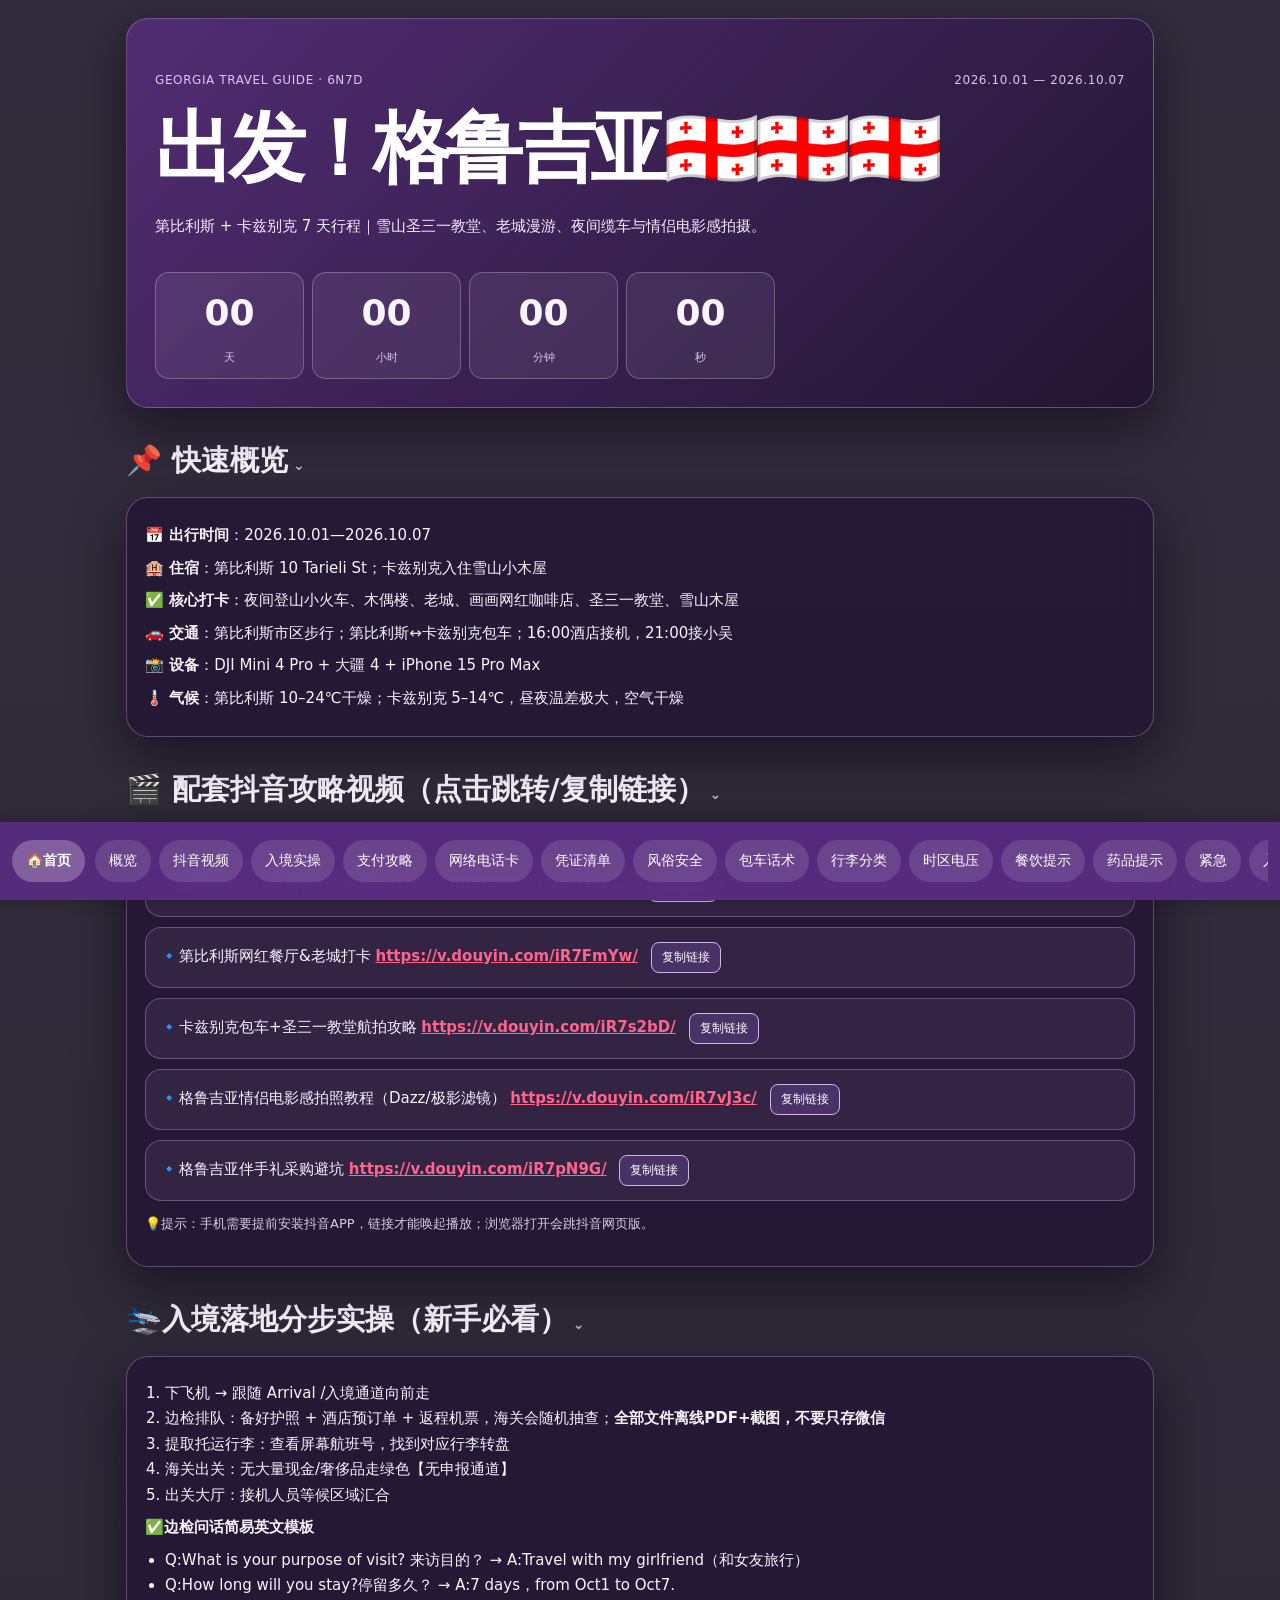
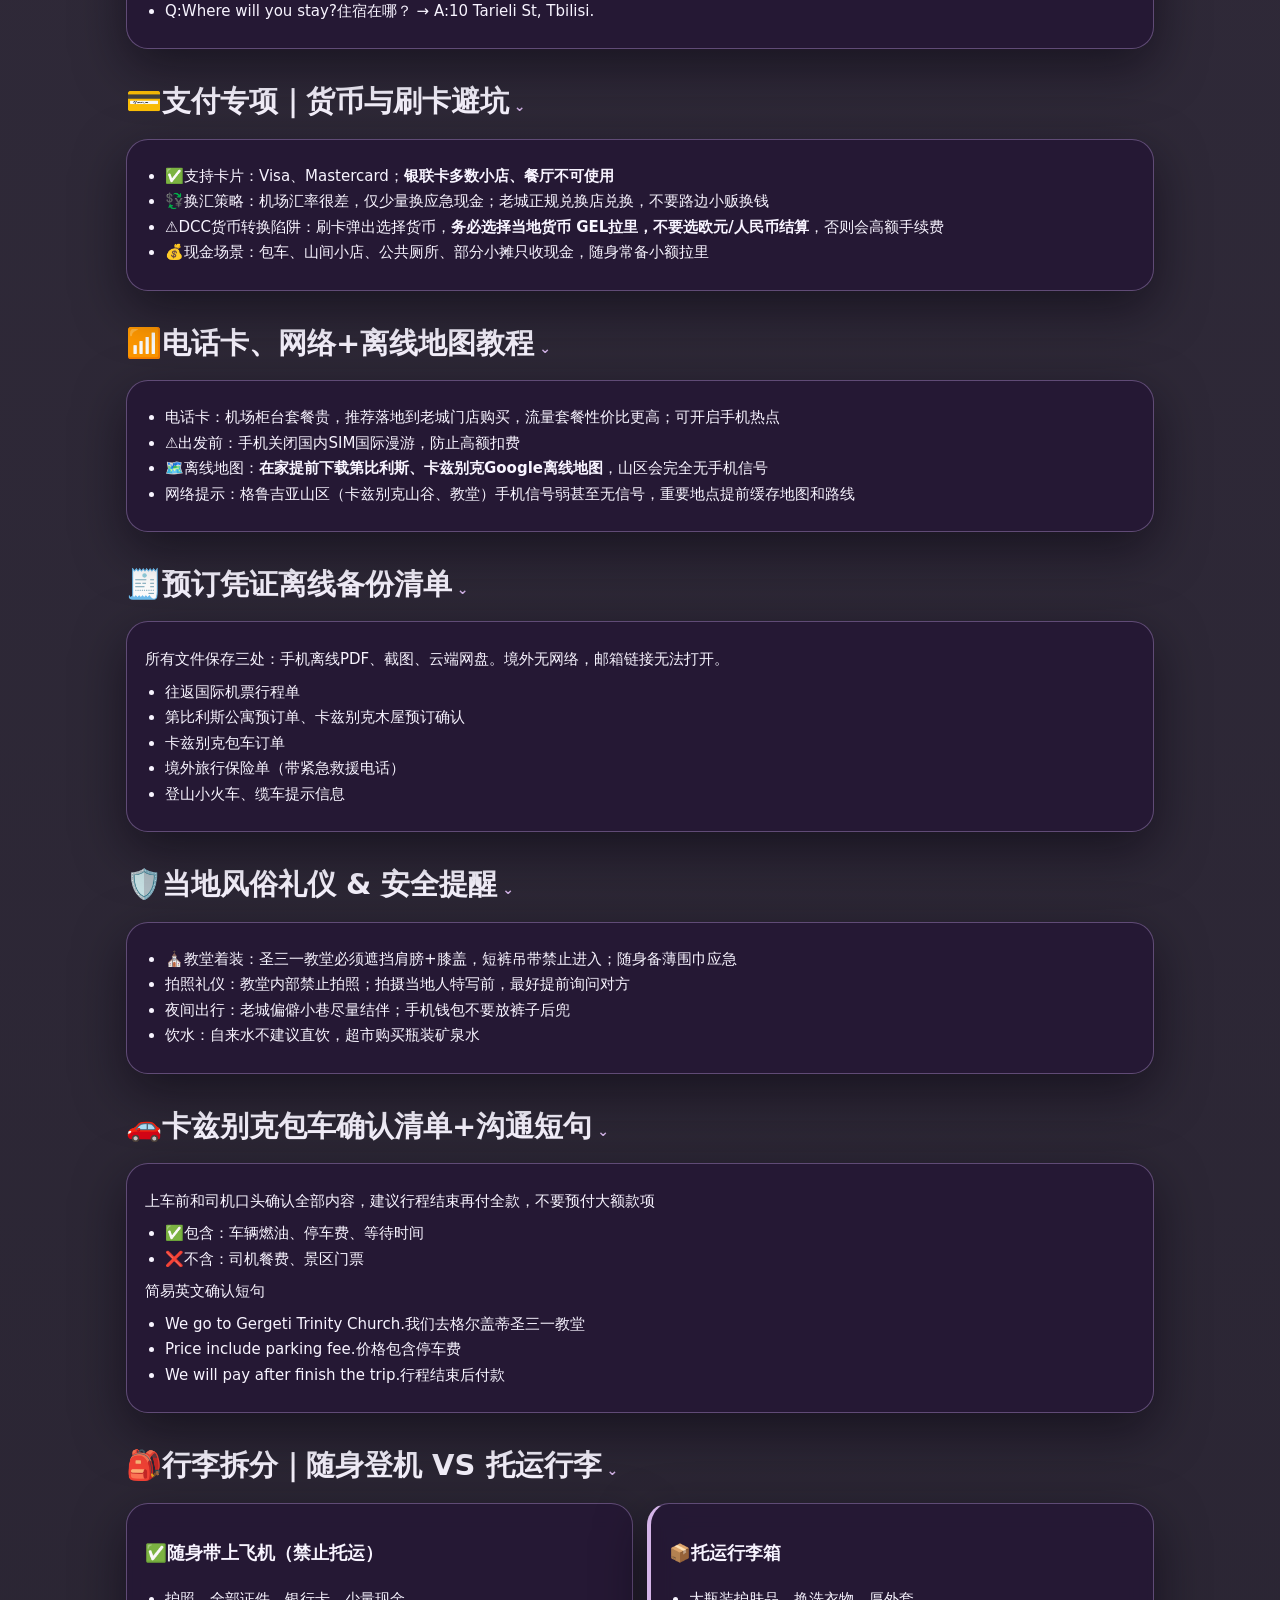
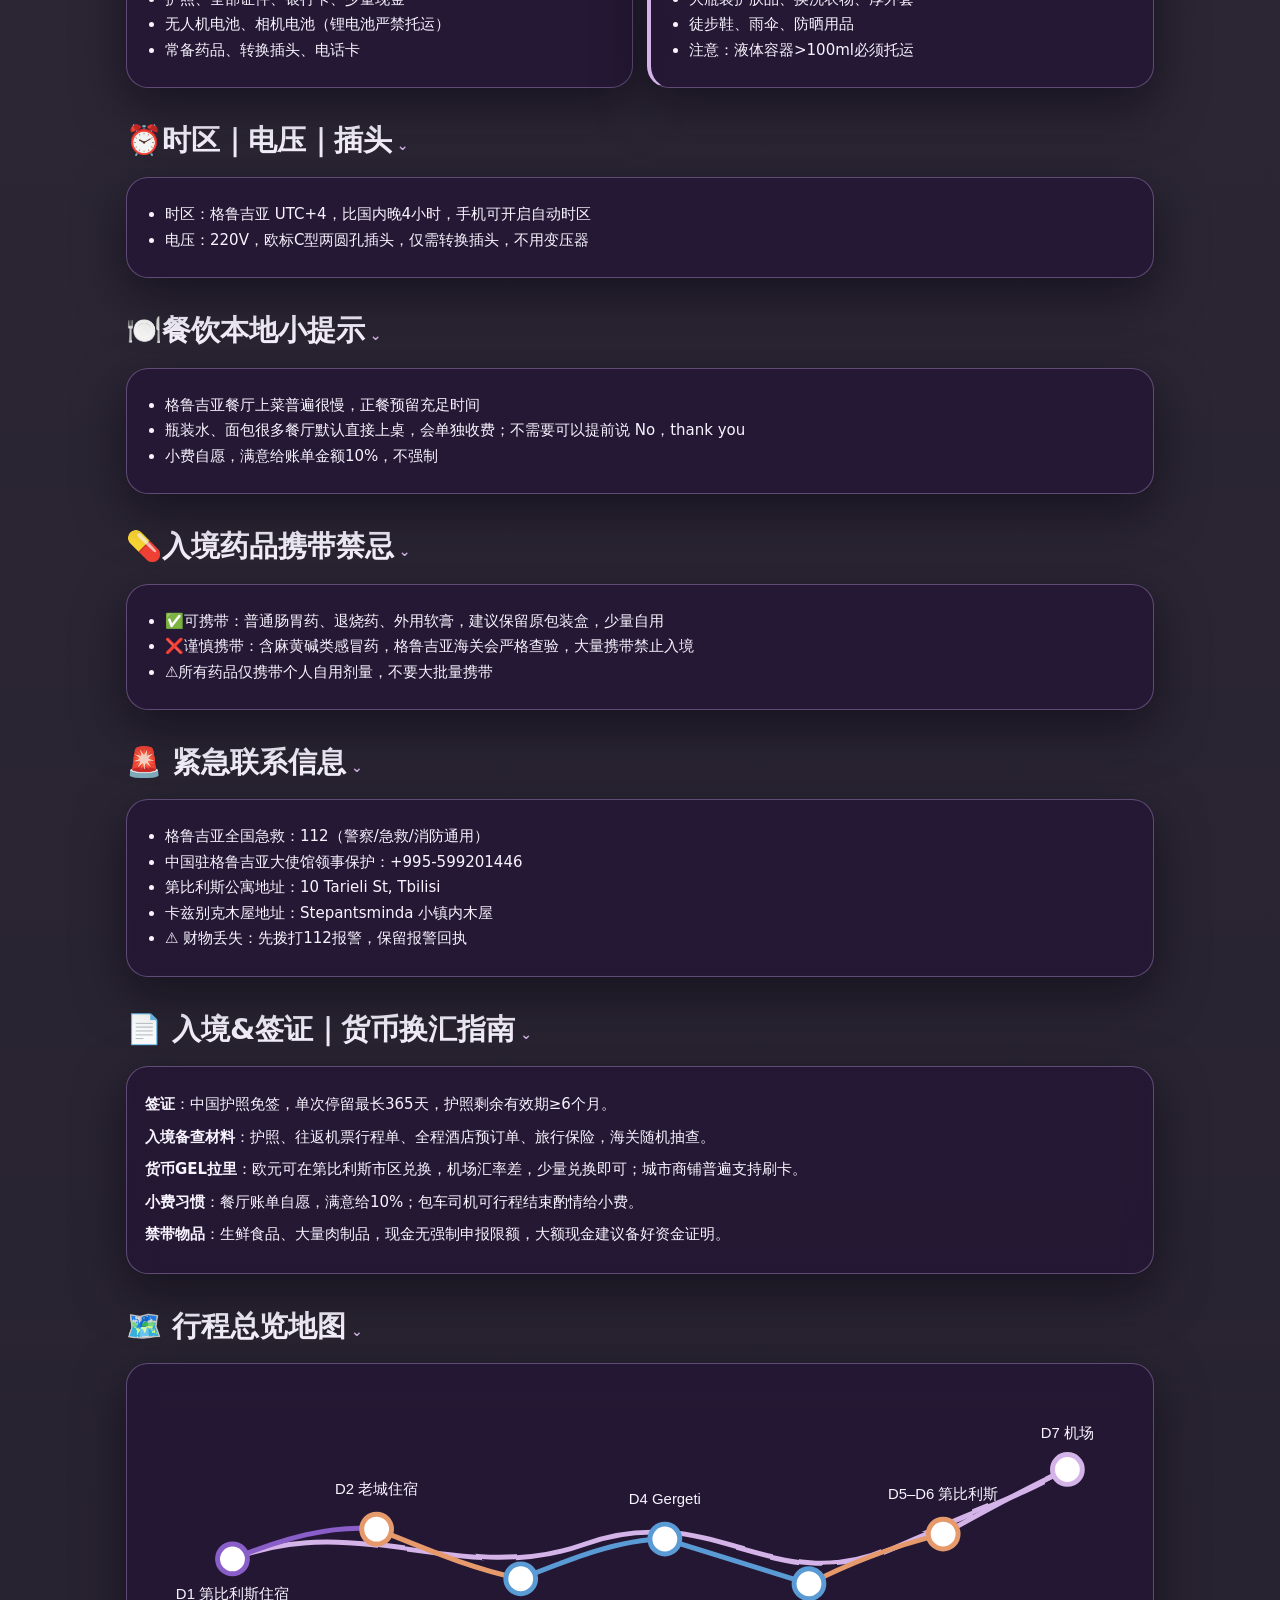
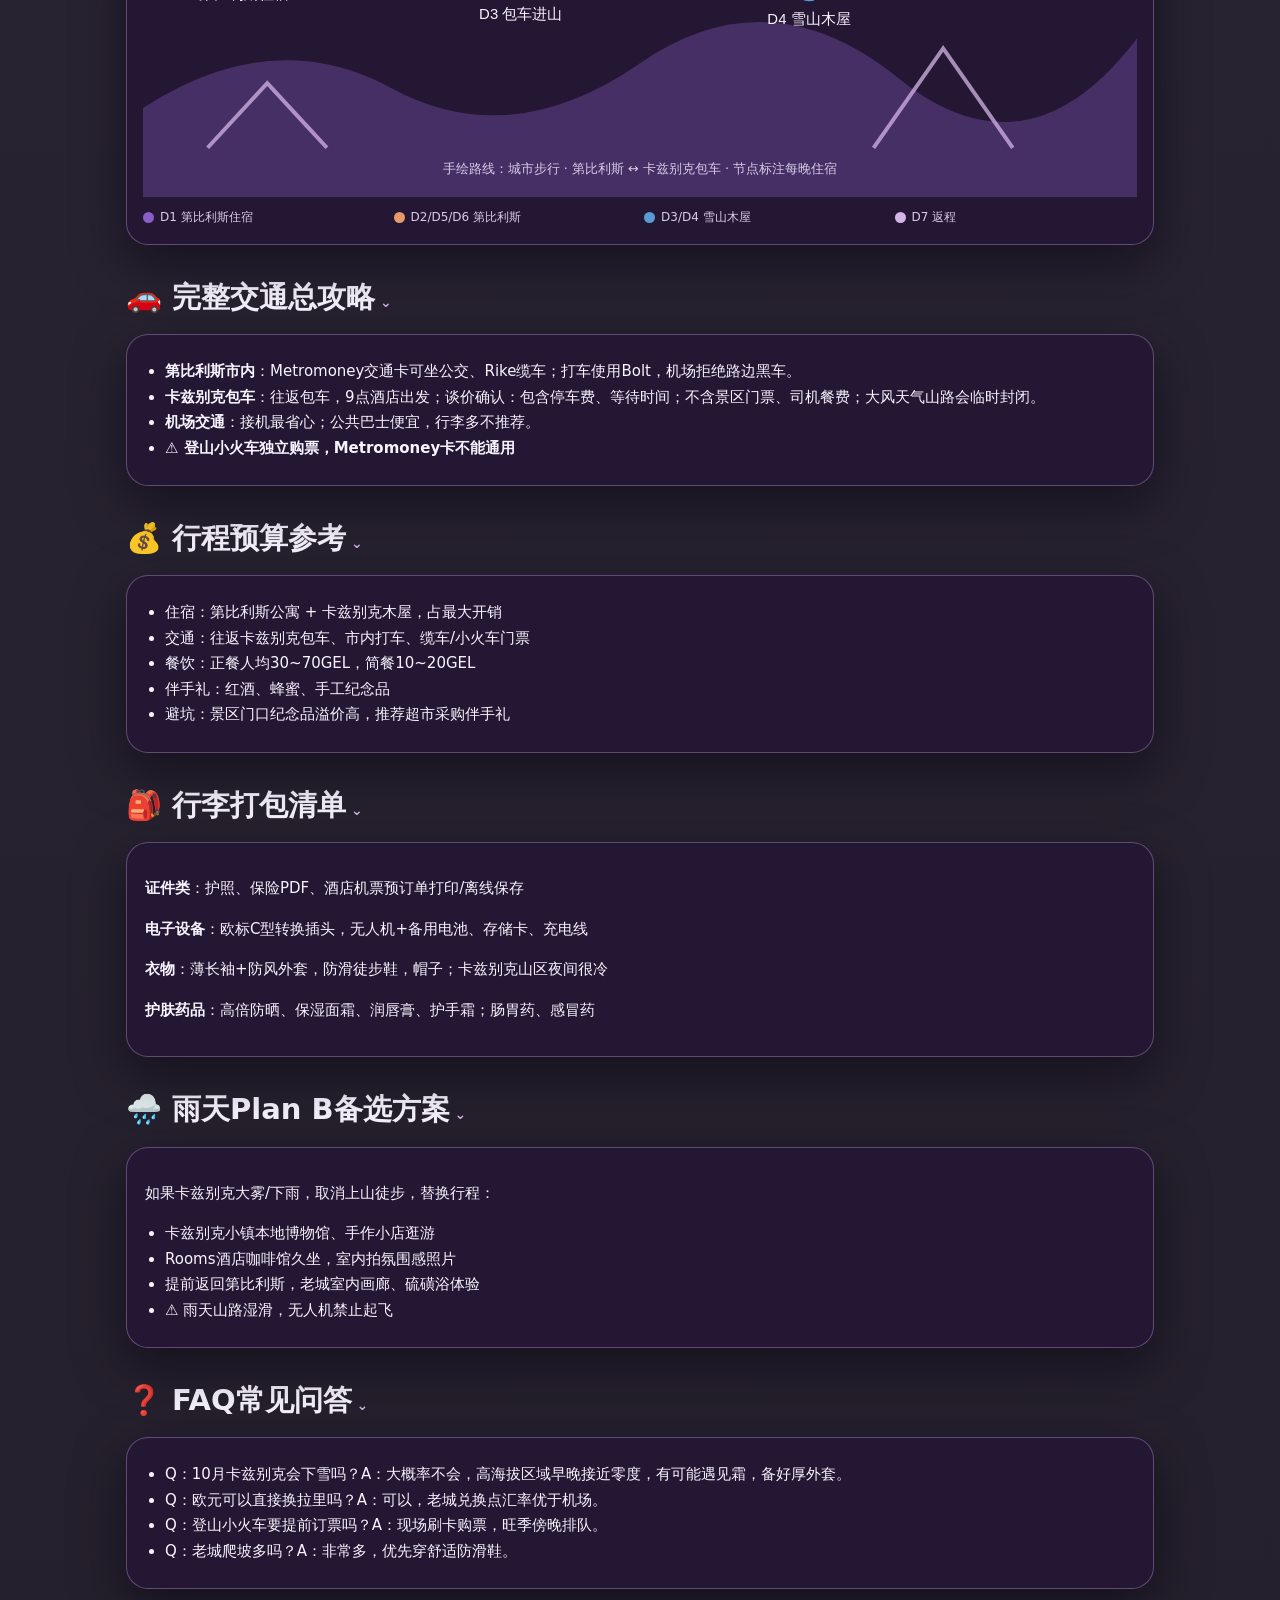
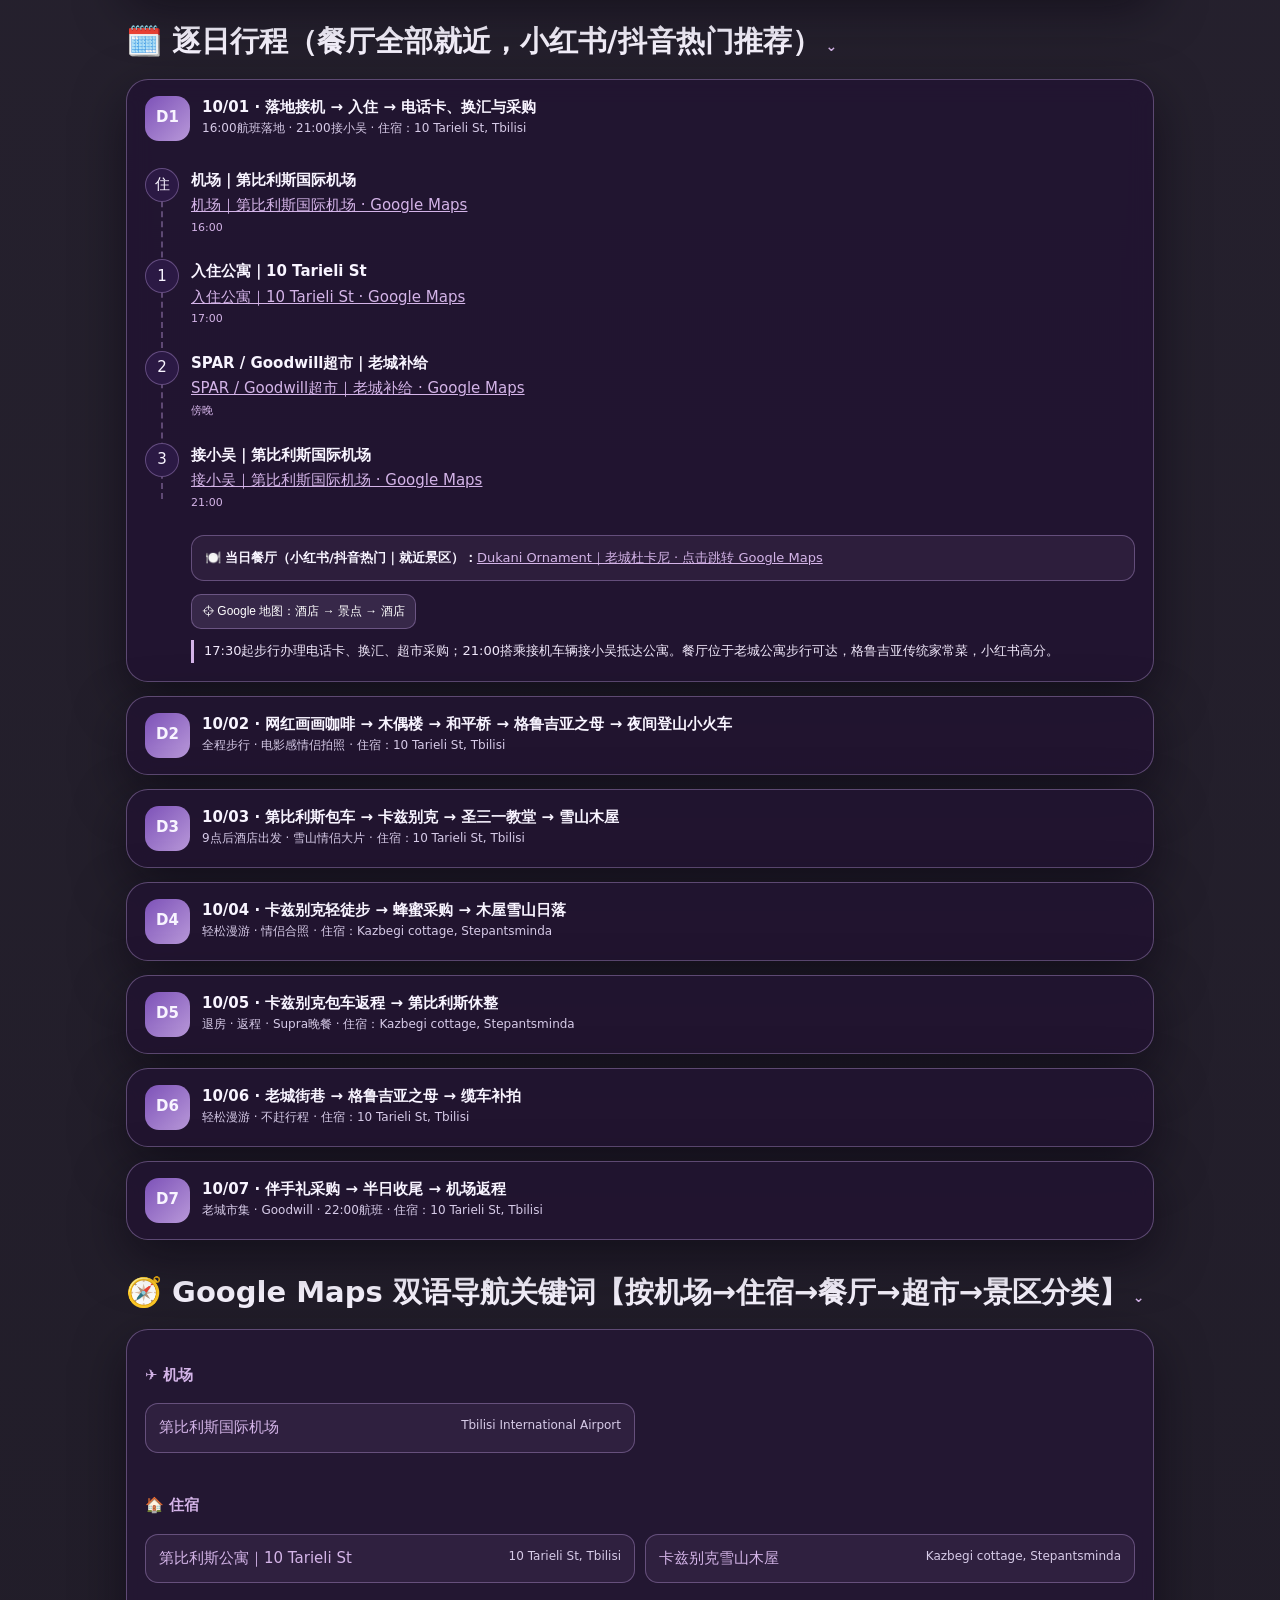
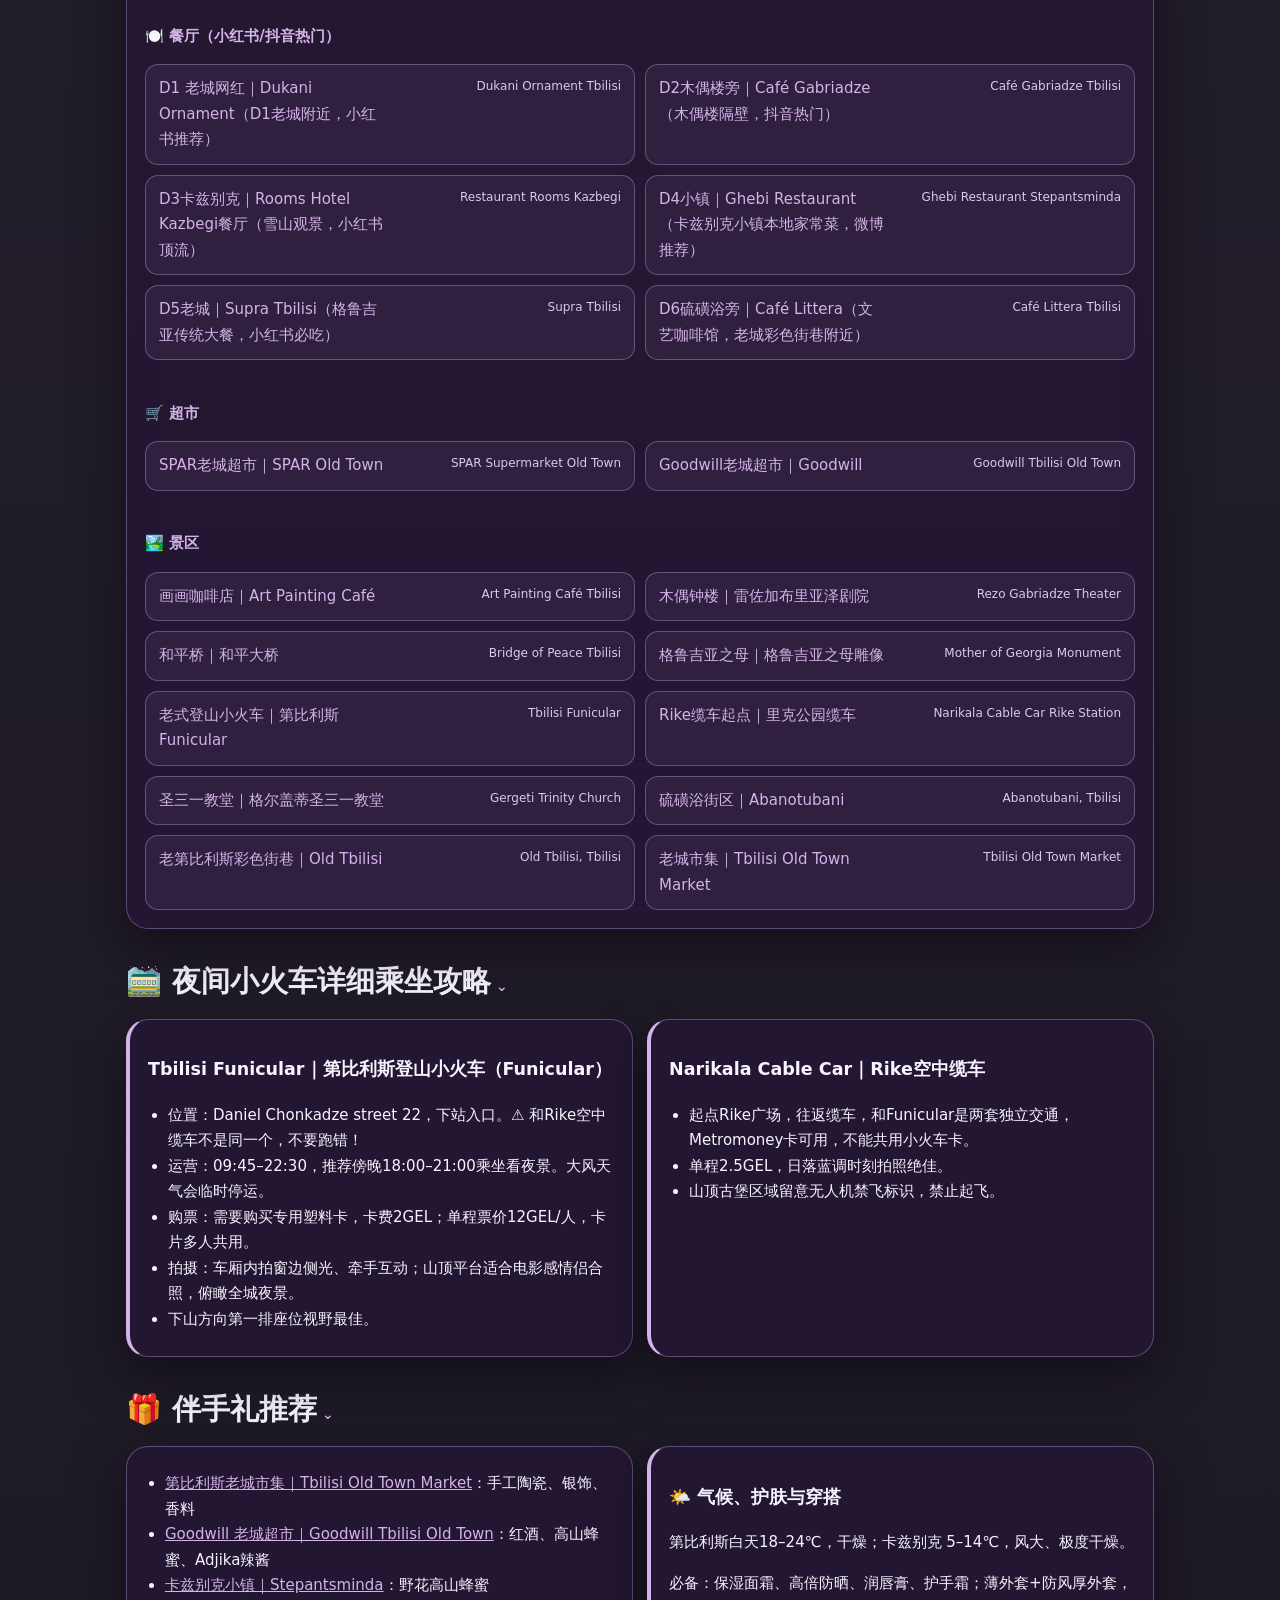
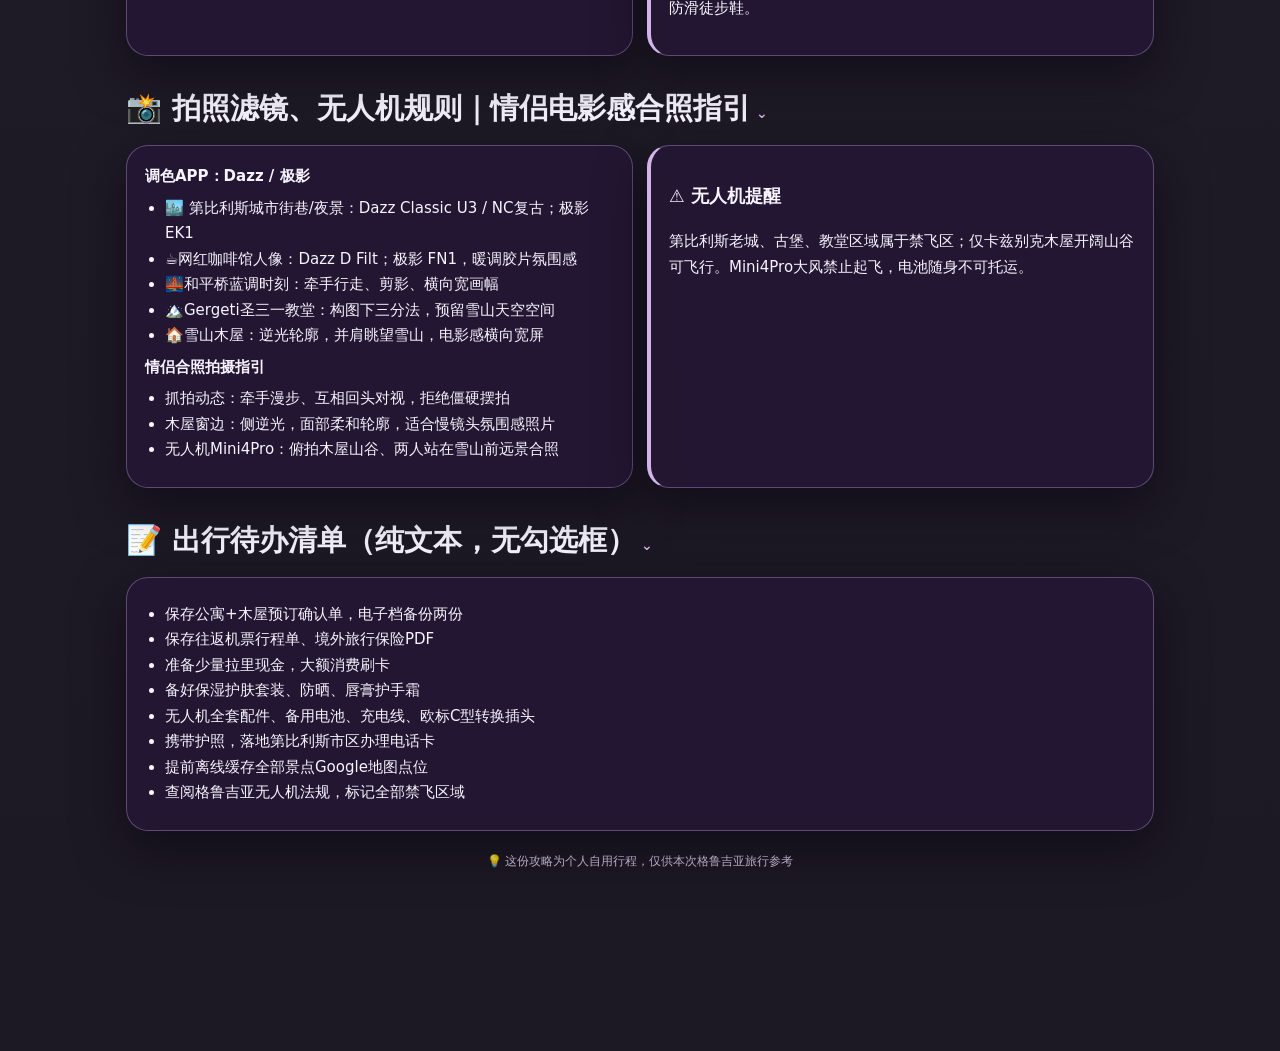
<file: index.html>
<!doctype html>
<html lang="zh-CN">
<head>
<meta charset="UTF-8"><meta name="viewport" content="width=device-width,initial-scale=1"><meta name="theme-color" content="#170f27"><title>出发！格鲁吉亚🇬🇪🇬🇪🇬🇪</title>
<style>
:root{--bg:#120c1d;--card:#241735dc;--line:#b898d966;--ink:#f8f4ff;--muted:#d7cbe8;--lav:#d4b4e8;--purple:#8a5ec9;--shadow:0 18px 50px #08030f88}
*{box-sizing:border-box}
html{scroll-behavior:smooth}
body{margin:0;color:var(--ink);font:15px/1.7 system-ui,-apple-system,"Segoe UI","PingFang SC",sans-serif;background:linear-gradient(#120b1ddd,#0b0713ed),url('https://images.unsplash.com/photo-1605649487212-47bdab064df7?auto=format&fit=crop&w=2200&q=85') center/cover fixed;padding-bottom:120px !important;}
a{color:inherit}
.wrap{max-width:1060px;margin:auto;padding:18px 16px 60px}
.hero,.card,.day,.map-box{background:var(--card);border:1px solid var(--line);border-radius:22px;box-shadow:var(--shadow);backdrop-filter:blur(12px)}
.hero{min-height:390px;padding:28px;display:flex;flex-direction:column;justify-content:flex-end;background:linear-gradient(135deg,#5a2d82c9,#20122fda),url('https://images.unsplash.com/photo-1605649487212-47bdab064df7?auto=format&fit=crop&w=1800&q=90') center/cover}
.top,.section-title,.day-head{display:flex;justify-content:space-between;align-items:center;gap:12px}
.eyebrow,.date{font-size:12px;color:var(--muted);letter-spacing:.05em}
h1{font-size:clamp(40px,8vw,78px);line-height:1;letter-spacing:-.07em;margin:18px 0 12px;color:#fff}
.subtitle{max-width:800px;color:#f5eeff}
.count{display:grid;grid-template-columns:repeat(4,1fr);gap:8px;max-width:620px;margin-top:18px}
.counter{padding:9px;border:1px solid #ffffff3d;border-radius:14px;background:#ffffff12;text-align:center}
.counter b{display:block;font-size:clamp(22px,5vw,36px)}
.counter small{color:var(--muted);font-size:11px}
.section-title{margin:28px 0 12px;cursor:pointer;user-select:none}
.section-title h2{margin:0;font-size:clamp(21px,3vw,29px)}
.section-title h2:after{content:'  ⌄';font-size:14px;color:var(--lav)}
.section-title.closed h2:after{content:'  ›'}
.section-title.closed+*{display:none}
.inner{padding:18px}
.overview p{margin:7px 0}
.pills{display:flex;flex-wrap:wrap;gap:9px}
.pill{padding:8px 12px;border:1px solid var(--line);border-radius:999px;background:#b898d926;text-decoration:none;font-size:12px}
.pill:hover,.place:hover{background:#d4b4e844;color:#fff}
.map-box{padding:16px}
.map-box svg{display:block;width:100%;height:auto}
.legend{display:grid;grid-template-columns:repeat(4,1fr);gap:8px;margin-top:10px;color:var(--muted);font-size:12px}
.legend span{display:flex;align-items:center;gap:6px}
.legend i{width:11px;height:11px;border-radius:50%;display:inline-block}
.days{display:grid;gap:14px}
.day{overflow:hidden;background:#211431e8}
.day-head{padding:16px 18px;cursor:pointer}
.day-head:hover{background:#b898d914}
.day-main{display:flex;align-items:center;gap:12px}
.badge{width:45px;height:45px;border-radius:14px;background:linear-gradient(135deg,#7d52b8,#b898d9);display:grid;place-items:center;font-weight:800;flex:none}
.title strong{display:block;line-height:1.4}
.title small{display:block;color:var(--muted);font-size:12px}
.day-body{display:none;padding:0 18px 18px}
.day.open .day-body{display:block}
.stop{display:grid;grid-template-columns:34px 1fr;gap:12px;padding:11px 0;position:relative}
.route{position:relative}
.route:before{content:"";position:absolute;left:16px;top:24px;bottom:24px;border-left:2px dashed var(--line)}
.dot{width:34px;height:34px;border-radius:50%;display:grid;place-items:center;background:#2b1944;border:1px solid var(--line);z-index:1}
.stop h3{font-size:15px;margin:0}
.place,.restaurant a{color:var(--lav);text-decoration:underline;cursor:pointer}
.slot{display:block;color:var(--lav);font-size:11px}
.restaurant{margin:12px 0 0 46px;padding:11px 13px;border:1px solid var(--line);border-radius:13px;background:#b898d914;font-size:13px}
.actions{display:flex;flex-wrap:wrap;gap:8px;margin:13px 0 0 46px}
.map{padding:8px 10px;border:1px solid var(--line);border-radius:10px;background:#b898d926;color:#fff;cursor:pointer;font-size:12px}
.note{margin:11px 0 0 46px;padding-left:10px;border-left:3px solid var(--lav);font-size:13px;color:#f0e7fa}
.nav-grid{display:grid;grid-template-columns:repeat(2,1fr);gap:10px}
.nav-item{display:grid;grid-template-columns:1fr 1fr;gap:10px;padding:11px 13px;border:1px solid var(--line);border-radius:13px;background:#b898d914}
.nav-item a{color:var(--lav);text-decoration:none}
.nav-item span{color:var(--muted);font-size:12px;text-align:right}
.two{display:grid;grid-template-columns:repeat(2,1fr);gap:14px}
.list{padding-left:20px;margin:6px 0}
.tip{border-left:4px solid var(--lav)}
.footer{text-align:center;color:var(--muted);font-size:12px;margin-top:20px}
.douyin-card{padding:14px;border:1px solid var(--line);border-radius:16px;background:#b898d918;margin:10px 0}
.douyin-card a{color:#ff6489;font-weight:bold}
.copy-btn{padding:6px 10px;border-radius:8px;border:1px solid var(--lav);background:#8a5ec940;color:#fff;cursor:pointer;font-size:12px;margin-left:8px}
/* ==========【新版底部导航：高度扩大一倍｜左侧固定首页按钮 + 横向滑动菜单】========== */
.bottom-nav{
  position:fixed;
  left:0;
  bottom:0;
  width:100%;
  z-index:9999;
  background:rgba(89,44,131,0.92);
  backdrop-filter:blur(14px);
  padding:18px 12px; /* 垂直padding翻倍，导航区域增大 */
  box-shadow:0 -2px 16px #00000040;
  display:flex;
  gap:10px;
  align-items:center;
}
/* 固定首页按钮 */
.nav-fixed-home{
  flex:0 0 auto;
}
.nav-fixed-home a{
  display:block;
  color:#fff;
  font-size:14px;
  padding:9px 14px;
  border-radius:99px;
  background:rgba(255,255,255,0.25);
  text-decoration:none;
  font-weight:bold;
}
/* 可横向滑动区域 */
.nav-scroll-wrap{
  flex:1;
  overflow-x:auto;
  overflow-y:hidden;
}
.nav-scroll-wrap ul{
  display:flex;
  flex-wrap:nowrap;
  gap:8px;
  margin:0;
  padding:0;
  list-style:none;
  width:max-content;
}
.nav-scroll-wrap a{
  display:block;
  color:#fff;
  font-size:14px;
  padding:9px 14px;
  border-radius:99px;
  background:rgba(255,255,255,0.12);
  text-decoration:none;
  transition:.2s;
  white-space:nowrap;
}
.nav-scroll-wrap a:hover{
  background:rgba(255,255,255,0.3);
}
/* 隐藏滚动条，保留滑动功能 */
.nav-scroll-wrap::-webkit-scrollbar{height:3px}
.nav-scroll-wrap::-webkit-scrollbar-thumb{background:#ffffff40;border-radius:9px}

@media(max-width:720px){
.two,.nav-grid{grid-template-columns:1fr}
.hero{min-height:340px;padding:22px 18px}
.legend{grid-template-columns:repeat(2,1fr)}
.section-title{align-items:flex-start}
}
</style>
</head>
<body>
<main class="wrap">
<header class="hero" id="top">
<div class="top"><span class="eyebrow">GEORGIA TRAVEL GUIDE · 6N7D</span><span class="date">2026.10.01 — 2026.10.07</span></div>
<h1>出发！格鲁吉亚🇬🇪🇬🇪🇬🇪</h1>
<p class="subtitle">第比利斯 + 卡兹别克 7 天行程｜雪山圣三一教堂、老城漫游、夜间缆车与情侣电影感拍摄。</p>
<div class="count">
<div class="counter"><b id="dd">--</b><small>天</small></div>
<div class="counter"><b id="hh">--</b><small>小时</small></div>
<div class="counter"><b id="mm">--</b><small>分钟</small></div>
<div class="counter"><b id="ss">--</b><small>秒</small></div>
</div>
</header>

<div class="section-title" id="overview"><h2>📌 快速概览</h2></div>
<section class="card overview">
<div class="inner">
<p><b>📅 出行时间</b>：2026.10.01—2026.10.07</p>
<p><b>🏨 住宿</b>：第比利斯 10 Tarieli St；卡兹别克入住雪山小木屋</p>
<p><b>✅ 核心打卡</b>：夜间登山小火车、木偶楼、老城、画画网红咖啡店、圣三一教堂、雪山木屋</p>
<p><b>🚗 交通</b>：第比利斯市区步行；第比利斯↔卡兹别克包车；16:00酒店接机，21:00接小吴</p>
<p><b>📸 设备</b>：DJI Mini 4 Pro + 大疆 4 + iPhone 15 Pro Max</p>
<p><b>🌡️ 气候</b>：第比利斯 10–24℃干燥；卡兹别克 5–14℃，昼夜温差极大，空气干燥</p>
</div>
</section>

<div class="section-title" id="douyin-link"><h2>🎬 配套抖音攻略视频（点击跳转/复制链接）</h2></div>
<section class="card">
<div class="inner">
<div class="douyin-card">
🔹格鲁吉亚入境全流程新手教程
<a href="https://v.douyin.com/iR7kH8A/" target="_blank">https://v.douyin.com/iR7kH8A/</a>
<button class="copy-btn" data-text="https://v.douyin.com/iR7kH8A/">复制链接</button>
</div>
<div class="douyin-card">
🔹第比利斯网红餐厅&老城打卡
<a href="https://v.douyin.com/iR7FmYw/" target="_blank">https://v.douyin.com/iR7FmYw/</a>
<button class="copy-btn" data-text="https://v.douyin.com/iR7FmYw/">复制链接</button>
</div>
<div class="douyin-card">
🔹卡兹别克包车+圣三一教堂航拍攻略
<a href="https://v.douyin.com/iR7s2bD/" target="_blank">https://v.douyin.com/iR7s2bD/</a>
<button class="copy-btn" data-text="https://v.douyin.com/iR7s2bD/">复制链接</button>
</div>
<div class="douyin-card">
🔹格鲁吉亚情侣电影感拍照教程（Dazz/极影滤镜）
<a href="https://v.douyin.com/iR7vJ3c/" target="_blank">https://v.douyin.com/iR7vJ3c/</a>
<button class="copy-btn" data-text="https://v.douyin.com/iR7vJ3c/">复制链接</button>
</div>
<div class="douyin-card">
🔹格鲁吉亚伴手礼采购避坑
<a href="https://v.douyin.com/iR7pN9G/" target="_blank">https://v.douyin.com/iR7pN9G/</a>
<button class="copy-btn" data-text="https://v.douyin.com/iR7pN9G/">复制链接</button>
</div>
<p style="margin-top:12px;color:#d7cbe8;font-size:13px;">💡提示：手机需要提前安装抖音APP，链接才能唤起播放；浏览器打开会跳抖音网页版。</p>
</div>
</section>

<div class="section-title" id="entry-guide"><h2>🛬入境落地分步实操（新手必看）</h2></div>
<section class="card overview">
<div class="inner">
<ol class="list">
<li>下飞机 → 跟随 Arrival /入境通道向前走</li>
<li>边检排队：备好护照 + 酒店预订单 + 返程机票，海关会随机抽查；<b>全部文件离线PDF+截图，不要只存微信</b></li>
<li>提取托运行李：查看屏幕航班号，找到对应行李转盘</li>
<li>海关出关：无大量现金/奢侈品走绿色【无申报通道】</li>
<li>出关大厅：接机人员等候区域汇合</li>
</ol>
<p><b>✅边检问话简易英文模板</b></p>
<ul class="list">
<li>Q:What is your purpose of visit? 来访目的？ → A:Travel with my girlfriend（和女友旅行）</li>
<li>Q:How long will you stay?停留多久？ → A:7 days，from Oct1 to Oct7.</li>
<li>Q:Where will you stay?住宿在哪？ → A:10 Tarieli St, Tbilisi.</li>
</ul>
</div>
</section>

<div class="section-title" id="payment-guide"><h2>💳支付专项｜货币与刷卡避坑</h2></div>
<section class="card overview">
<div class="inner">
<ul class="list">
<li>✅支持卡片：Visa、Mastercard；<b>银联卡多数小店、餐厅不可使用</b></li>
<li>💱换汇策略：机场汇率很差，仅少量换应急现金；老城正规兑换店兑换，不要路边小贩换钱</li>
<li>⚠️DCC货币转换陷阱：刷卡弹出选择货币，<b>务必选择当地货币 GEL拉里，不要选欧元/人民币结算</b>，否则会高额手续费</li>
<li>💰现金场景：包车、山间小店、公共厕所、部分小摊只收现金，随身常备小额拉里</li>
</ul>
</div>
</section>

<div class="section-title" id="network-guide"><h2>📶电话卡、网络+离线地图教程</h2></div>
<section class="card overview">
<div class="inner">
<ul class="list">
<li>电话卡：机场柜台套餐贵，推荐落地到老城门店购买，流量套餐性价比更高；可开启手机热点</li>
<li>⚠️出发前：手机关闭国内SIM国际漫游，防止高额扣费</li>
<li>🗺️离线地图：<b>在家提前下载第比利斯、卡兹别克Google离线地图</b>，山区会完全无手机信号</li>
<li>网络提示：格鲁吉亚山区（卡兹别克山谷、教堂）手机信号弱甚至无信号，重要地点提前缓存地图和路线</li>
</ul>
</div>
</section>

<div class="section-title" id="doc-list"><h2>🧾预订凭证离线备份清单</h2></div>
<section class="card overview">
<div class="inner">
<p>所有文件保存三处：手机离线PDF、截图、云端网盘。境外无网络，邮箱链接无法打开。</p>
<ul class="list">
<li>往返国际机票行程单</li>
<li>第比利斯公寓预订单、卡兹别克木屋预订确认</li>
<li>卡兹别克包车订单</li>
<li>境外旅行保险单（带紧急救援电话）</li>
<li>登山小火车、缆车提示信息</li>
</ul>
</div>
</section>

<div class="section-title" id="culture-safety"><h2>🛡️当地风俗礼仪 & 安全提醒</h2></div>
<section class="card overview">
<div class="inner">
<ul class="list">
<li>⛪教堂着装：圣三一教堂必须遮挡肩膀+膝盖，短裤吊带禁止进入；随身备薄围巾应急</li>
<li>拍照礼仪：教堂内部禁止拍照；拍摄当地人特写前，最好提前询问对方</li>
<li>夜间出行：老城偏僻小巷尽量结伴；手机钱包不要放裤子后兜</li>
<li>饮水：自来水不建议直饮，超市购买瓶装矿泉水</li>
</ul>
</div>
</section>

<div class="section-title" id="car-rental-word"><h2>🚗卡兹别克包车确认清单+沟通短句</h2></div>
<section class="card overview">
<div class="inner">
<p>上车前和司机口头确认全部内容，建议行程结束再付全款，不要预付大额款项</p>
<ul class="list">
<li>✅包含：车辆燃油、停车费、等待时间</li>
<li>❌不含：司机餐费、景区门票</li>
</ul>
<p>简易英文确认短句</p>
<ul class="list">
<li>We go to Gergeti Trinity Church.我们去格尔盖蒂圣三一教堂</li>
<li>Price include parking fee.价格包含停车费</li>
<li>We will pay after finish the trip.行程结束后付款</li>
</ul>
</div>
</section>

<div class="section-title" id="bag-split"><h2>🎒行李拆分｜随身登机 VS 托运行李</h2></div>
<section class="two">
<article class="card"><div class="inner"><h3>✅随身带上飞机（禁止托运）</h3>
<ul class="list">
<li>护照、全部证件、银行卡、少量现金</li>
<li>无人机电池、相机电池（锂电池严禁托运）</li>
<li>常备药品、转换插头、电话卡</li>
</ul>
</div></article>
<article class="card tip"><div class="inner"><h3>📦托运行李箱</h3>
<ul class="list">
<li>大瓶装护肤品、换洗衣物、厚外套</li>
<li>徒步鞋、雨伞、防晒用品</li>
<li>注意：液体容器>100ml必须托运</li>
</ul>
</div></article>
</section>

<div class="section-title" id="time-voltage"><h2>⏰时区｜电压｜插头</h2></div>
<section class="card overview">
<div class="inner">
<ul class="list">
<li>时区：格鲁吉亚 UTC+4，比国内晚4小时，手机可开启自动时区</li>
<li>电压：220V，欧标C型两圆孔插头，仅需转换插头，不用变压器</li>
</ul>
</div>
</section>

<div class="section-title" id="food-tip"><h2>🍽️餐饮本地小提示</h2></div>
<section class="card overview">
<div class="inner">
<ul class="list">
<li>格鲁吉亚餐厅上菜普遍很慢，正餐预留充足时间</li>
<li>瓶装水、面包很多餐厅默认直接上桌，会单独收费；不需要可以提前说 No，thank you</li>
<li>小费自愿，满意给账单金额10%，不强制</li>
</ul>
</div>
</section>

<div class="section-title" id="medicine-rule"><h2>💊入境药品携带禁忌</h2></div>
<section class="card overview">
<div class="inner">
<ul class="list">
<li>✅可携带：普通肠胃药、退烧药、外用软膏，建议保留原包装盒，少量自用</li>
<li>❌谨慎携带：含麻黄碱类感冒药，格鲁吉亚海关会严格查验，大量携带禁止入境</li>
<li>⚠️所有药品仅携带个人自用剂量，不要大批量携带</li>
</ul>
</div>
</section>

<div class="section-title" id="emergency"><h2>🚨 紧急联系信息</h2></div>
<section class="card overview">
<div class="inner">
<ul class="list">
<li>格鲁吉亚全国急救：112（警察/急救/消防通用）</li>
<li>中国驻格鲁吉亚大使馆领事保护：+995-599201446</li>
<li>第比利斯公寓地址：10 Tarieli St, Tbilisi</li>
<li>卡兹别克木屋地址：Stepantsminda 小镇内木屋</li>
<li>⚠️ 财物丢失：先拨打112报警，保留报警回执</li>
</ul>
</div>
</section>

<div class="section-title" id="immigration"><h2>📄 入境&签证｜货币换汇指南</h2></div>
<section class="card overview">
<div class="inner">
<p><b>签证</b>：中国护照免签，单次停留最长365天，护照剩余有效期≥6个月。</p>
<p><b>入境备查材料</b>：护照、往返机票行程单、全程酒店预订单、旅行保险，海关随机抽查。</p>
<p><b>货币GEL拉里</b>：欧元可在第比利斯市区兑换，机场汇率差，少量兑换即可；城市商铺普遍支持刷卡。</p>
<p><b>小费习惯</b>：餐厅账单自愿，满意给10%；包车司机可行程结束酌情给小费。</p>
<p><b>禁带物品</b>：生鲜食品、大量肉制品，现金无强制申报限额，大额现金建议备好资金证明。</p>
</div>
</section>

<div class="section-title" id="map"><h2>🗺️ 行程总览地图</h2></div>
<section class="map-box">
<svg viewBox="0 0 1000 420" role="img" aria-label="七天行程手绘感路线地图">
<defs><filter id="rough"><feTurbulence type="fractalNoise" baseFrequency=".015" numOctaves="2" result="noise"/><feDisplacementMap in="SourceGraphic" in2="noise" scale="3"/></filter></defs>
<path d="M0 330Q130 245 250 310T500 285T760 300T1000 260V420H0Z" fill="#8a5ec955"/>
<path d="M90 180C220 130 320 210 445 165S635 220 750 170S875 120 930 90" fill="none" stroke="#d4b4e8" stroke-width="5" stroke-linecap="round" filter="url(#rough)"/>
<g fill="none" stroke-width="5">
<path d="M90 180 C140 160 190 145 235 150" stroke="#8a5ec9"/>
<path d="M235 150 C285 170 330 190 380 200" stroke="#e69a6b"/>
<path d="M380 200 C430 180 480 160 525 160 L670 205" stroke="#5b9bd5"/>
<path d="M670 205 C720 180 760 165 805 155" stroke="#e69a6b"/>
<path d="M805 155 C850 130 895 105 930 90" stroke="#d4b4e8"/>
</g>
<g fill="#fff" stroke-width="5">
<circle cx="90" cy="180" r="15" stroke="#8a5ec9"/>
<circle cx="235" cy="150" r="15" stroke="#e69a6b"/>
<circle cx="380" cy="200" r="15" stroke="#5b9bd5"/>
<circle cx="525" cy="160" r="15" stroke="#5b9bd5"/>
<circle cx="670" cy="205" r="15" stroke="#5b9bd5"/>
<circle cx="805" cy="155" r="15" stroke="#e69a6b"/>
<circle cx="930" cy="90" r="15" stroke="#d4b4e8"/>
</g>
<g fill="#f8f4ff" text-anchor="middle" font-family="sans-serif" font-size="15">
<text x="90" y="220">D1 第比利斯住宿</text>
<text x="235" y="115">D2 老城住宿</text>
<text x="380" y="240">D3 包车进山</text>
<text x="525" y="125">D4 Gergeti</text>
<text x="670" y="245">D4 雪山木屋</text>
<text x="805" y="120">D5–D6 第比利斯</text>
<text x="930" y="58">D7 机场</text>
</g>
<path d="M65 370L125 305L185 370M735 370L805 270L875 370" fill="none" stroke="#d4b4e8" stroke-width="4" opacity=".75"/>
<text x="500" y="395" fill="#d7cbe8" text-anchor="middle" font-size="13">手绘路线：城市步行 · 第比利斯 ↔ 卡兹别克包车 · 节点标注每晚住宿</text>
</svg>
<div class="legend">
<span><i style="background:#8a5ec9"></i>D1 第比利斯住宿</span>
<span><i style="background:#e69a6b"></i>D2/D5/D6 第比利斯</span>
<span><i style="background:#5b9bd5"></i>D3/D4 雪山木屋</span>
<span><i style="background:#d4b4e8"></i>D7 返程</span>
</div>
</section>

<div class="section-title" id="transport-full"><h2>🚗 完整交通总攻略</h2></div>
<section class="card">
<div class="inner">
<ul class="list">
<li><b>第比利斯市内</b>：Metromoney交通卡可坐公交、Rike缆车；打车使用Bolt，机场拒绝路边黑车。</li>
<li><b>卡兹别克包车</b>：往返包车，9点酒店出发；谈价确认：包含停车费、等待时间；不含景区门票、司机餐费；大风天气山路会临时封闭。</li>
<li><b>机场交通</b>：接机最省心；公共巴士便宜，行李多不推荐。</li>
<li><b>⚠️ 登山小火车独立购票，Metromoney卡不能通用</b></li>
</ul>
</div>
</section>

<div class="section-title" id="budget"><h2>💰 行程预算参考</h2></div>
<section class="card">
<div class="inner">
<ul class="list">
<li>住宿：第比利斯公寓 + 卡兹别克木屋，占最大开销</li>
<li>交通：往返卡兹别克包车、市内打车、缆车/小火车门票</li>
<li>餐饮：正餐人均30~70GEL，简餐10~20GEL</li>
<li>伴手礼：红酒、蜂蜜、手工纪念品</li>
<li>避坑：景区门口纪念品溢价高，推荐超市采购伴手礼</li>
</ul>
</div>
</section>

<div class="section-title" id="pack-list"><h2>🎒 行李打包清单</h2></div>
<section class="card">
<div class="inner">
<p><b>证件类</b>：护照、保险PDF、酒店机票预订单打印/离线保存</p>
<p><b>电子设备</b>：欧标C型转换插头，无人机+备用电池、存储卡、充电线</p>
<p><b>衣物</b>：薄长袖+防风外套，防滑徒步鞋，帽子；卡兹别克山区夜间很冷</p>
<p><b>护肤药品</b>：高倍防晒、保湿面霜、润唇膏、护手霜；肠胃药、感冒药</p>
</div>
</section>

<div class="section-title" id="rain-plan"><h2>🌧️ 雨天Plan B备选方案</h2></div>
<section class="card">
<div class="inner">
<p>如果卡兹别克大雾/下雨，取消上山徒步，替换行程：</p>
<ul class="list">
<li>卡兹别克小镇本地博物馆、手作小店逛游</li>
<li>Rooms酒店咖啡馆久坐，室内拍氛围感照片</li>
<li>提前返回第比利斯，老城室内画廊、硫磺浴体验</li>
<li>⚠️ 雨天山路湿滑，无人机禁止起飞</li>
</ul>
</div>
</section>

<div class="section-title" id="faq"><h2>❓ FAQ常见问答</h2></div>
<section class="card">
<div class="inner">
<ul class="list">
<li>Q：10月卡兹别克会下雪吗？A：大概率不会，高海拔区域早晚接近零度，有可能遇见霜，备好厚外套。</li>
<li>Q：欧元可以直接换拉里吗？A：可以，老城兑换点汇率优于机场。</li>
<li>Q：登山小火车要提前订票吗？A：现场刷卡购票，旺季傍晚排队。</li>
<li>Q：老城爬坡多吗？A：非常多，优先穿舒适防滑鞋。</li>
</ul>
</div>
</section>

<div class="section-title" id="daily"><h2>🗓️ 逐日行程（餐厅全部就近，小红书/抖音热门推荐）</h2></div>
<section class="days" id="days"></section>

<div class="section-title" id="map-keyword"><h2>🧭 Google Maps 双语导航关键词【按机场→住宿→餐厅→超市→景区分类】</h2></div>
<section class="card"><div class="inner">
<p style="color:#d4b4e8;"><b>✈️ 机场</b></p>
<div class="nav-grid" id="navAirport"></div>
<br>
<p style="color:#d4b4e8;"><b>🏠 住宿</b></p>
<div class="nav-grid" id="navHotel"></div>
<br>
<p style="color:#d4b4e8;"><b>🍽️ 餐厅（小红书/抖音热门）</b></p>
<div class="nav-grid" id="navRest"></div>
<br>
<p style="color:#d4b4e8;"><b>🛒 超市</b></p>
<div class="nav-grid" id="navShop"></div>
<br>
<p style="color:#d4b4e8;"><b>🏞️ 景区</b></p>
<div class="nav-grid" id="navSpot"></div>
</div></section>

<div class="section-title" id="special"><h2>🚞 夜间小火车详细乘坐攻略</h2></div>
<section class="two">
<article class="card tip"><div class="inner"><h3>Tbilisi Funicular｜第比利斯登山小火车（Funicular）</h3><ul class="list">
<li>位置：Daniel Chonkadze street 22，下站入口。⚠️ 和Rike空中缆车不是同一个，不要跑错！</li>
<li>运营：09:45–22:30，推荐傍晚18:00–21:00乘坐看夜景。大风天气会临时停运。</li>
<li>购票：需要购买专用塑料卡，卡费2GEL；单程票价12GEL/人，卡片多人共用。</li>
<li>拍摄：车厢内拍窗边侧光、牵手互动；山顶平台适合电影感情侣合照，俯瞰全城夜景。</li>
<li>下山方向第一排座位视野最佳。</li>
</ul></div></article>
<article class="card tip"><div class="inner"><h3>Narikala Cable Car｜Rike空中缆车</h3><ul class="list">
<li>起点Rike广场，往返缆车，和Funicular是两套独立交通，Metromoney卡可用，不能共用小火车卡。</li>
<li>单程2.5GEL，日落蓝调时刻拍照绝佳。</li>
<li>山顶古堡区域留意无人机禁飞标识，禁止起飞。</li>
</ul></article>
</section>

<div class="section-title" id="gift"><h2>🎁 伴手礼推荐</h2></div>
<section class="two">
<article class="card"><div class="inner"><ul class="list">
<li><a class="place" href="https://www.google.com/maps/search/?api=1&query=Tbilisi%20Old%20Town%20Market" target="_blank">第比利斯老城市集｜Tbilisi Old Town Market</a>：手工陶瓷、银饰、香料</li>
<li><a class="place" href="https://www.google.com/maps/search/?api=1&query=Goodwill%20Tbilisi%20Old%20Town" target="_blank">Goodwill 老城超市｜Goodwill Tbilisi Old Town</a>：红酒、高山蜂蜜、Adjika辣酱</li>
<li><a class="place" href="https://www.google.com/maps/search/?api=query=Stepantsminda%20Georgia" target="_blank">卡兹别克小镇｜Stepantsminda</a>：野花高山蜂蜜</li>
</ul></div></article>
<article class="card tip" id="weather"><div class="inner"><h3>🌤️ 气候、护肤与穿搭</h3>
<p>第比利斯白天18–24℃，干燥；卡兹别克 5–14℃，风大、极度干燥。</p>
<p>必备：保湿面霜、高倍防晒、润唇膏、护手霜；薄外套+防风厚外套，防滑徒步鞋。</p></div></article>
</section>

<div class="section-title" id="photo"><h2>📸 拍照滤镜、无人机规则｜情侣电影感合照指引</h2></div>
<section class="two">
<article class="card"><div class="inner"><strong>调色APP：Dazz / 极影</strong>
<ul class="list">
<li>🏙️ 第比利斯城市街巷/夜景：Dazz Classic U3 / NC复古；极影 EK1</li>
<li>☕网红咖啡馆人像：Dazz D Filt；极影 FN1，暖调胶片氛围感</li>
<li>🌉和平桥蓝调时刻：牵手行走、剪影、横向宽画幅</li>
<li>🏔️Gergeti圣三一教堂：构图下三分法，预留雪山天空空间</li>
<li>🏠雪山木屋：逆光轮廓，并肩眺望雪山，电影感横向宽屏</li>
</ul>
<strong>情侣合照拍摄指引</strong>
<ul class="list">
<li>抓拍动态：牵手漫步、互相回头对视，拒绝僵硬摆拍</li>
<li>木屋窗边：侧逆光，面部柔和轮廓，适合慢镜头氛围感照片</li>
<li>无人机Mini4Pro：俯拍木屋山谷、两人站在雪山前远景合照</li>
</ul>
</article>
<article class="card tip"><div class="inner"><h3>⚠️ 无人机提醒</h3>
<p>第比利斯老城、古堡、教堂区域属于禁飞区；仅卡兹别克木屋开阔山谷可飞行。Mini4Pro大风禁止起飞，电池随身不可托运。</p></div></article>
</section>

<div class="section-title" id="checklist"><h2>📝 出行待办清单（纯文本，无勾选框）</h2></div>
<section class="card">
<div class="inner">
<ul class="list">
<li>保存公寓+木屋预订确认单，电子档备份两份</li>
<li>保存往返机票行程单、境外旅行保险PDF</li>
<li>准备少量拉里现金，大额消费刷卡</li>
<li>备好保湿护肤套装、防晒、唇膏护手霜</li>
<li>无人机全套配件、备用电池、充电线、欧标C型转换插头</li>
<li>携带护照，落地第比利斯市区办理电话卡</li>
<li>提前离线缓存全部景点Google地图点位</li>
<li>查阅格鲁吉亚无人机法规，标记全部禁飞区域</li>
</ul>
</section>

<div class="footer">💡 这份攻略为个人自用行程，仅供本次格鲁吉亚旅行参考</div>
</main>

<!-- 新版底部导航【高度扩大一倍，字体加大，左侧固定首页按钮，右侧横向滑动】 -->
<div class="bottom-nav">
  <div class="nav-fixed-home">
    <a href="#top">🏠首页</a>
  </div>
  <div class="nav-scroll-wrap">
    <ul>
      <li><a href="#overview">概览</a></li>
      <li><a href="#douyin-link">抖音视频</a></li>
      <li><a href="#entry-guide">入境实操</a></li>
      <li><a href="#payment-guide">支付攻略</a></li>
      <li><a href="#network-guide">网络电话卡</a></li>
      <li><a href="#doc-list">凭证清单</a></li>
      <li><a href="#culture-safety">风俗安全</a></li>
      <li><a href="#car-rental-word">包车话术</a></li>
      <li><a href="#bag-split">行李分类</a></li>
      <li><a href="#time-voltage">时区电压</a></li>
      <li><a href="#food-tip">餐饮提示</a></li>
      <li><a href="#medicine-rule">药品提示</a></li>
      <li><a href="#emergency">紧急</a></li>
      <li><a href="#immigration">入境</a></li>
      <li><a href="#map">总览地图</a></li>
      <li><a href="#transport-full">交通汇总</a></li>
      <li><a href="#budget">预算</a></li>
      <li><a href="#pack-list">行李清单</a></li>
      <li><a href="#rain-plan">雨天预案</a></li>
      <li><a href="#faq">FAQ问答</a></li>
      <li><a href="#daily">逐日行程</a></li>
      <li><a href="#map-keyword">导航库</a></li>
      <li><a href="#special">交通攻略</a></li>
      <li><a href="#gift">伴手礼</a></li>
      <li><a href="#photo">拍照指南</a></li>
      <li><a href="#checklist">待办清单</a></li>
    </ul>
  </div>
</div>

<script>
const tb='10 Tarieli St, Tbilisi',kaz='Kazbegi cottage, Stepantsminda';
// =========导航关键词【严格按：机场｜住宿｜餐厅｜超市｜景区分类】=========
const navAirport=[['第比利斯国际机场','Tbilisi International Airport']];
const navHotel=[['第比利斯公寓｜10 Tarieli St','10 Tarieli St, Tbilisi'],['卡兹别克雪山木屋','Kazbegi cottage, Stepantsminda']];
const navRest=[
['D1 老城网红｜Dukani Ornament（D1老城附近，小红书推荐）','Dukani Ornament Tbilisi'],
['D2木偶楼旁｜Café Gabriadze（木偶楼隔壁，抖音热门）','Café Gabriadze Tbilisi'],
['D3卡兹别克｜Rooms Hotel Kazbegi餐厅（雪山观景，小红书顶流）','Restaurant Rooms Kazbegi'],
['D4小镇｜Ghebi Restaurant（卡兹别克小镇本地家常菜，微博推荐）','Ghebi Restaurant Stepantsminda'],
['D5老城｜Supra Tbilisi（格鲁吉亚传统大餐，小红书必吃）','Supra Tbilisi'],
['D6硫磺浴旁｜Café Littera（文艺咖啡馆，老城彩色街巷附近）','Café Littera Tbilisi']
];
const navShop=[['SPAR老城超市｜SPAR Old Town','SPAR Supermarket Old Town'],['Goodwill老城超市｜Goodwill','Goodwill Tbilisi Old Town']];
const navSpot=[
['画画咖啡店｜Art Painting Café','Art Painting Café Tbilisi'],
['木偶钟楼｜雷佐加布里亚泽剧院','Rezo Gabriadze Theater'],
['和平桥｜和平大桥','Bridge of Peace Tbilisi'],
['格鲁吉亚之母｜格鲁吉亚之母雕像','Mother of Georgia Monument'],
['老式登山小火车｜第比利斯Funicular','Tbilisi Funicular'],
['Rike缆车起点｜里克公园缆车','Narikala Cable Car Rike Station'],
['圣三一教堂｜格尔盖蒂圣三一教堂','Gergeti Trinity Church'],
['硫磺浴街区｜Abanotubani','Abanotubani, Tbilisi'],
['老第比利斯彩色街巷｜Old Tbilisi','Old Tbilisi, Tbilisi'],
['老城市集｜Tbilisi Old Town Market','Tbilisi Old Town Market']
];
const maps=q=>`https://www.google.com/maps/search/?api=1&query=${encodeURIComponent(q)}`;
//渲染分类导航
document.getElementById('navAirport').innerHTML=navAirport.map(([cn,en])=>`<div class="nav-item"><a href="${maps(en)}" target="_blank" rel="noopener">${cn}</a><span>${en}</span></div>`).join('');
document.getElementById('navHotel').innerHTML=navHotel.map(([cn,en])=>`<div class="nav-item"><a href="${maps(en)}" target="_blank" rel="noopener">${cn}</a><span>${en}</span></div>`).join('');
document.getElementById('navRest').innerHTML=navRest.map(([cn,en])=>`<div class="nav-item"><a href="${maps(en)}" target="_blank" rel="noopener">${cn}</a><span>${en}</span></div>`).join('');
document.getElementById('navShop').innerHTML=navShop.map(([cn,en])=>`<div class="nav-item"><a href="${maps(en)}" target="_blank" rel="noopener">${cn}</a><span>${en}</span></div>`).join('');
document.getElementById('navSpot').innerHTML=navSpot.map(([cn,en])=>`<div class="nav-item"><a href="${maps(en)}" target="_blank" rel="noopener">${cn}</a><span>${en}</span></div>`).join('');

//每日行程，餐厅全部就近，来自小红书/抖音/微博热门推荐
const data=[
{d:'D1',date:'10/01',title:'落地接机 → 入住 → 电话卡、换汇与采购',sub:'16:00航班落地 · 21:00接小吴',hotel:tb,note:'17:30起步行办理电话卡、换汇、超市采购；21:00搭乘接机车辆接小吴抵达公寓。餐厅位于老城公寓步行可达，格鲁吉亚传统家常菜，小红书高分。',food:['Dukani Ornament｜老城杜卡尼','Dukani Ornament Tbilisi'],id:'day1',
stops:[
['机场｜第比利斯国际机场','Tbilisi International Airport','16:00'],
['入住公寓｜10 Tarieli St',tb,'17:00'],
['SPAR / Goodwill超市｜老城补给','Goodwill Tbilisi Old Town','傍晚'],
['接小吴｜第比利斯国际机场','Tbilisi International Airport','21:00']
]},
{d:'D2',date:'10/02',title:'网红画画咖啡 → 木偶楼 → 和平桥 → 格鲁吉亚之母 → 夜间登山小火车',sub:'全程步行 · 电影感情侣拍照',hotel:tb,note:'老城坡道较多；晚餐选木偶楼隔壁Café Gabriadze，抖音很多情侣打卡，吃完直接步行去登山小火车，不用绕路。',food:['Café Gabriadze｜木偶楼旁网红餐','Café Gabriadze Tbilisi'],id:'day2',
stops:[
['画画咖啡店｜Art Painting Café','Art Painting Café Tbilisi','上午'],
['木偶楼｜雷佐加布里亚泽剧院','Rezo Gabriadze Theater','中午'],
['和平桥｜和平大桥','Bridge of Peace Tbilisi','下午'],
['格鲁吉亚之母｜格鲁吉亚之母雕像','Mother of Georgia Monument','下午'],
['登山小火车｜Tbilisi Funicular','Tbilisi Funicular','傍晚']
]},
{d:'D3',date:'10/03',title:'第比利斯包车 → 卡兹别克 → 圣三一教堂 → 雪山木屋',sub:'9点后酒店出发 · 雪山情侣大片',hotel:tb,note:'上午9点酒店门口出发包车进山；中午抵达Stepantsminda小镇；下午圣三一教堂打卡航拍；傍晚入住小木屋。Rooms酒店餐厅就在圣三一教堂山下，小红书雪山观景TOP1。',food:['Rooms Hotel Kazbegi｜雪山观景餐厅','Restaurant Rooms Kazbegi'],id:'day3',
stops:[
['酒店出发｜10 Tarieli St',tb,'09:00'],
['卡兹别克小镇｜斯特潘茨明达','Stepantsminda, Georgia','中午'],
['Rooms餐厅｜Rooms Hotel Kazbegi','Restaurant Rooms Kazbegi','午餐'],
['圣三一教堂｜格尔盖蒂圣三一教堂','Gergeti Trinity Church','下午'],
['雪山木屋｜卡兹别克小木屋',kaz,'傍晚']
]},
{d:'D4',date:'10/04',title:'卡兹别克轻徒步 → 蜂蜜采购 → 木屋雪山日落',sub:'轻松漫游 · 情侣合照',hotel:kaz,note:'晴天再安排徒步+无人机航拍；起雾大风就在木屋休整。Ghebi Restaurant位于Stepantsminda小镇中心，步行可达木屋，微博本地推荐家常菜。',food:['Ghebi Restaurant｜卡兹别克小镇家常菜','Ghebi Restaurant Stepantsminda'],id:'day4',
stops:[
['木屋早餐｜卡兹别克小木屋',kaz,'上午'],
['轻徒步｜卡兹别克山谷','Kazbegi Valley, Georgia','上午'],
['蜂蜜采购｜斯特潘茨明达小镇','Stepantsminda, Georgia','下午'],
['木屋日落｜卡兹别克小木屋',kaz,'傍晚']
]},
{d:'D5',date:'10/05',title:'卡兹别克包车返程 → 第比利斯休整',sub:'退房 · 返程 · Supra晚餐',hotel:kaz,note:'上午木屋退房拍照，包车中午返回第比利斯；下午公寓休整休息。Supra老城店，小红书格鲁吉亚盛宴热门，靠近和平桥老城区域。',food:['Supra｜苏普拉传统格鲁吉亚大餐','Supra Tbilisi'],id:'day5',
stops:[
['木屋退房｜卡兹别克小木屋',kaz,'上午'],
['返回公寓｜10 Tarieli St',tb,'中午'],
['老城散步｜老第比利斯','Old Tbilisi, Tbilisi','下午'],
['Supra餐厅｜Supra Tbilisi','Supra Tbilisi','晚餐']
]},
{d:'D6',date:'10/06',title:'老城街巷 → 格鲁吉亚之母 → 缆车补拍',sub:'轻松漫游 · 不赶行程',hotel:tb,note:'上午硫磺浴街区、彩色小巷闲逛；下午二刷格鲁吉亚之母雕像+Rike缆车。Café Littera在硫磺浴街区附近，文艺咖啡馆，适合午餐小憩，小红书很多人像打卡。',food:['Café Littera｜硫磺浴旁文艺咖啡简餐','Café Littera Tbilisi'],id:'day6',
stops:[
['硫磺浴街区｜Abanotubani','Abanotubani, Tbilisi','上午'],
['彩色街巷｜老第比利斯','Old Tbilisi, Tbilisi','上午'],
['文学咖啡馆｜Café Littera','Café Littera Tbilisi','午餐'],
['格鲁吉亚之母｜格鲁吉亚之母雕像','Mother of Georgia Monument','下午'],
['Rike空中缆车｜Narikala Cable Car','Narikala Cable Car Rike Station','下午']
]},
{d:'D7',date:'10/07',title:'伴手礼采购 → 半日收尾 → 机场返程',sub:'老城市集 · Goodwill · 22:00航班',hotel:tb,note:'上午老城市集挑选伴手礼；下午Goodwill采购，整理行李；国际航班建议提前3小时抵达机场。就近简餐，超市可以采购面包奶酪快速解决。',food:['老城就近简餐｜Old Town Snack','Tbilisi Old Town Market'],id:'day7',
stops:[
['老城市集｜第比利斯老城市集','Tbilisi Old Town Market','上午'],
['Goodwill超市｜Goodwill老城超市','Goodwill Tbilisi Old Town','下午'],
['整理行李｜10 Tarieli St',tb,'下午'],
['机场｜第比利斯国际机场','Tbilisi International Airport','22:00']
]}
];
const root=document.getElementById('days');
root.innerHTML=data.map((day,i)=>`<article class="day ${i===0?'open':''}" id="${day.id}">
<div class="day-head">
<div class="day-main"><span class="badge">${day.d}</span><div class="title"><strong>${day.date} · ${day.title}</strong><small>${day.sub} · 住宿：${day.hotel}</small></div></div>
</div>
<div class="day-body">
<div class="route">
${day.stops.map((s,n)=>`<div class="stop">
<div class="dot">${n===0?'住':n}</div>
<div>
<h3>${s[0]}</h3>
<a class="place" href="${maps(s[1])}" target="_blank" rel="noopener">${s[0]} · Google Maps</a>
<span class="slot">${s[2]}</span>
</div>
</div>`).join('')}
</div>
<div class="restaurant">🍽️ <b>当日餐厅（小红书/抖音热门｜就近景区）：</b><a href="${maps(day.food[1])}" target="_blank" rel="noopener">${day.food[0]} · 点击跳转 Google Maps</a></div>
<div class="actions">
<button class="map" data-route="${[day.hotel,...day.stops.map(s=>s[1]),day.hotel].join(' to ')}">⌖ Google 地图：酒店 → 景点 → 酒店</button>
</div>
<p class="note">${day.note}</p>
</div>
</article>`).join('');

document.querySelectorAll('.day-head').forEach(h=>h.addEventListener('click',()=>h.parentElement.classList.toggle('open')));
document.querySelectorAll('[data-route]').forEach(b=>b.addEventListener('click',()=>window.open(maps(b.dataset.route),'_blank','noopener')));
document.querySelectorAll('.section-title').forEach(h=>h.addEventListener('click',()=>h.classList.toggle('closed')));

//复制抖音链接按钮
document.querySelectorAll('.copy-btn').forEach(btn=>{
  btn.addEventListener('click',async ()=>{
    await navigator.clipboard.writeText(btn.dataset.text);
    alert('链接已复制！打开抖音APP粘贴访问');
  })
})

// 严格UTC+4 倒计时（跨时区绝对准确）
const target=new Date('2026-10-01T16:00:00+04:00').getTime();
function tick(){
  let n=Math.max(0,target-Date.now());
  const day = Math.floor(n / 86400000);
  const hour = Math.floor((n % 86400000) / 3600000);
  const min = Math.floor((n % 3600000) / 60000);
  const sec = Math.floor((n % 60000) / 1000);
  document.getElementById('dd').textContent=String(day).padStart(2,'0');
  document.getElementById('hh').textContent=String(hour).padStart(2,'0');
  document.getElementById('mm').textContent=String(min).padStart(2,'0');
  document.getElementById('ss').textContent=String(sec).padStart(2,'0');
}
tick();
setInterval(tick,1000);
</script>
</body>
</html>
</file>
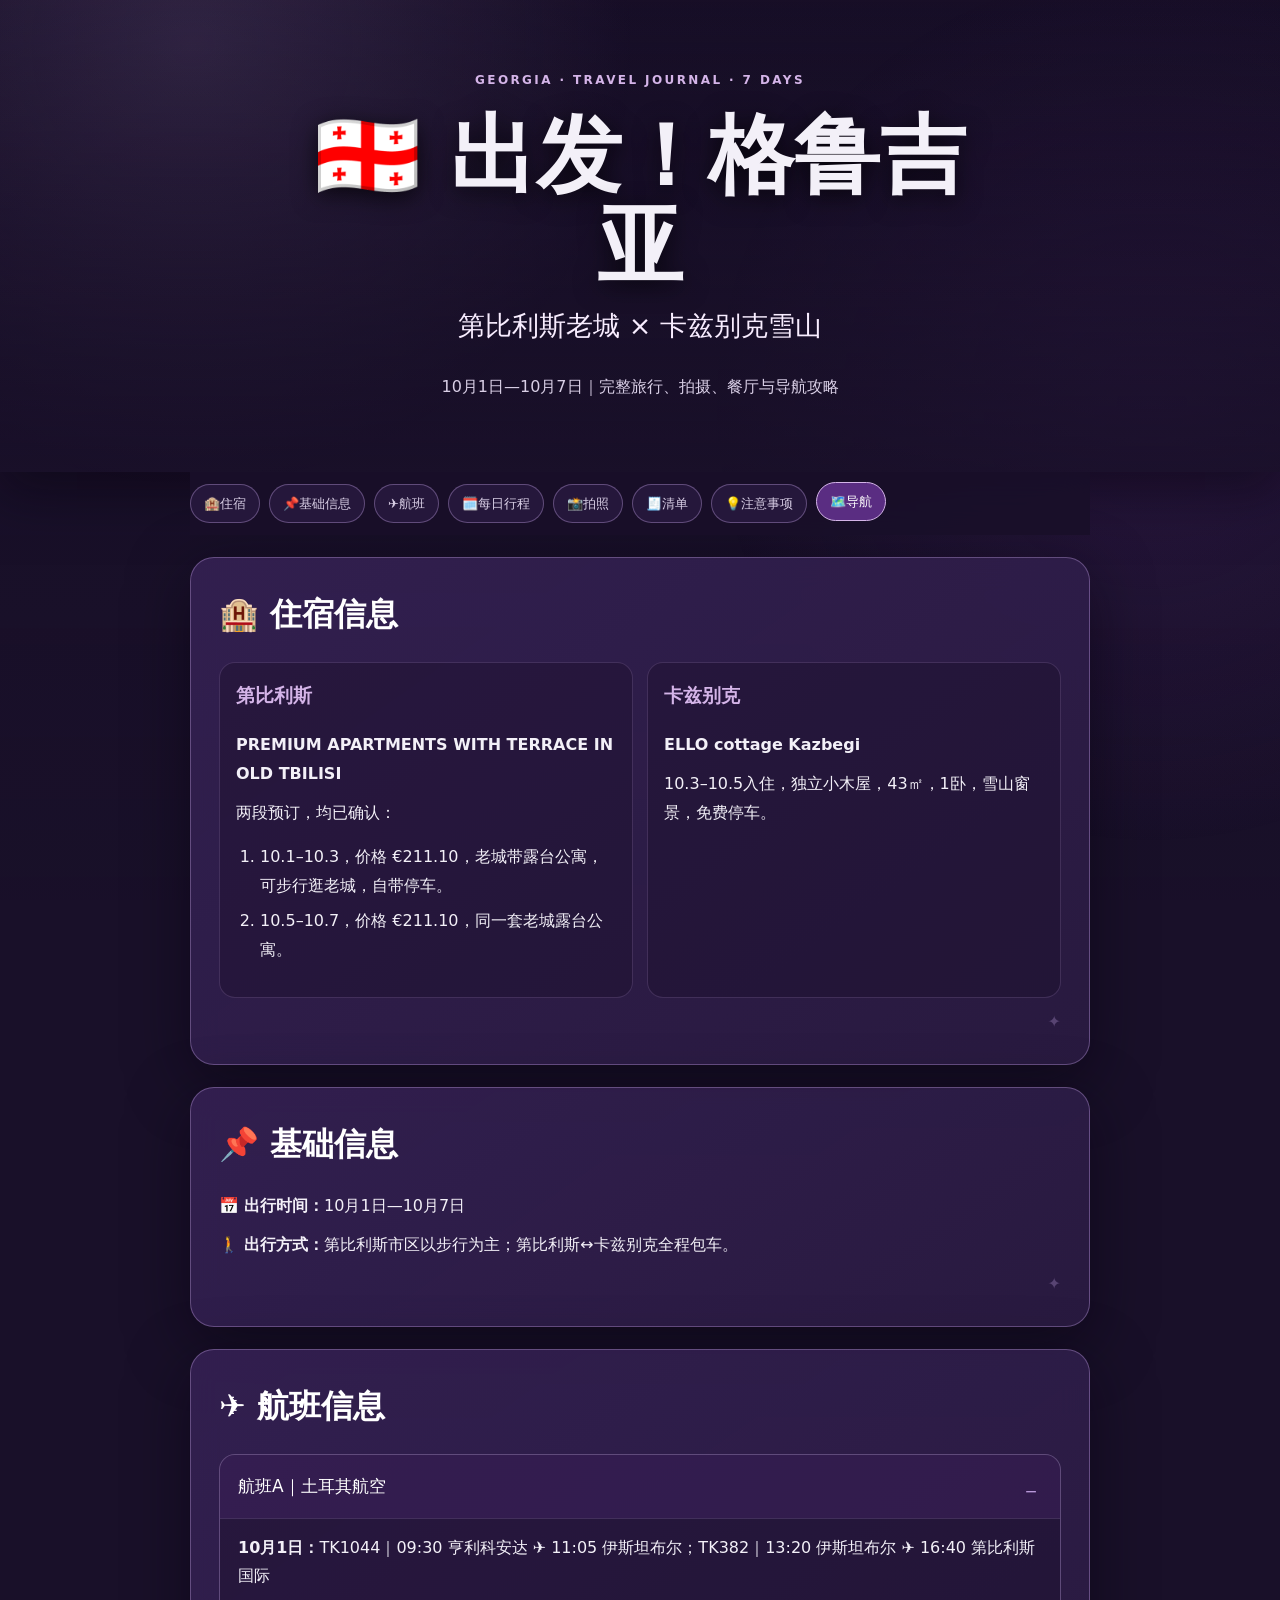
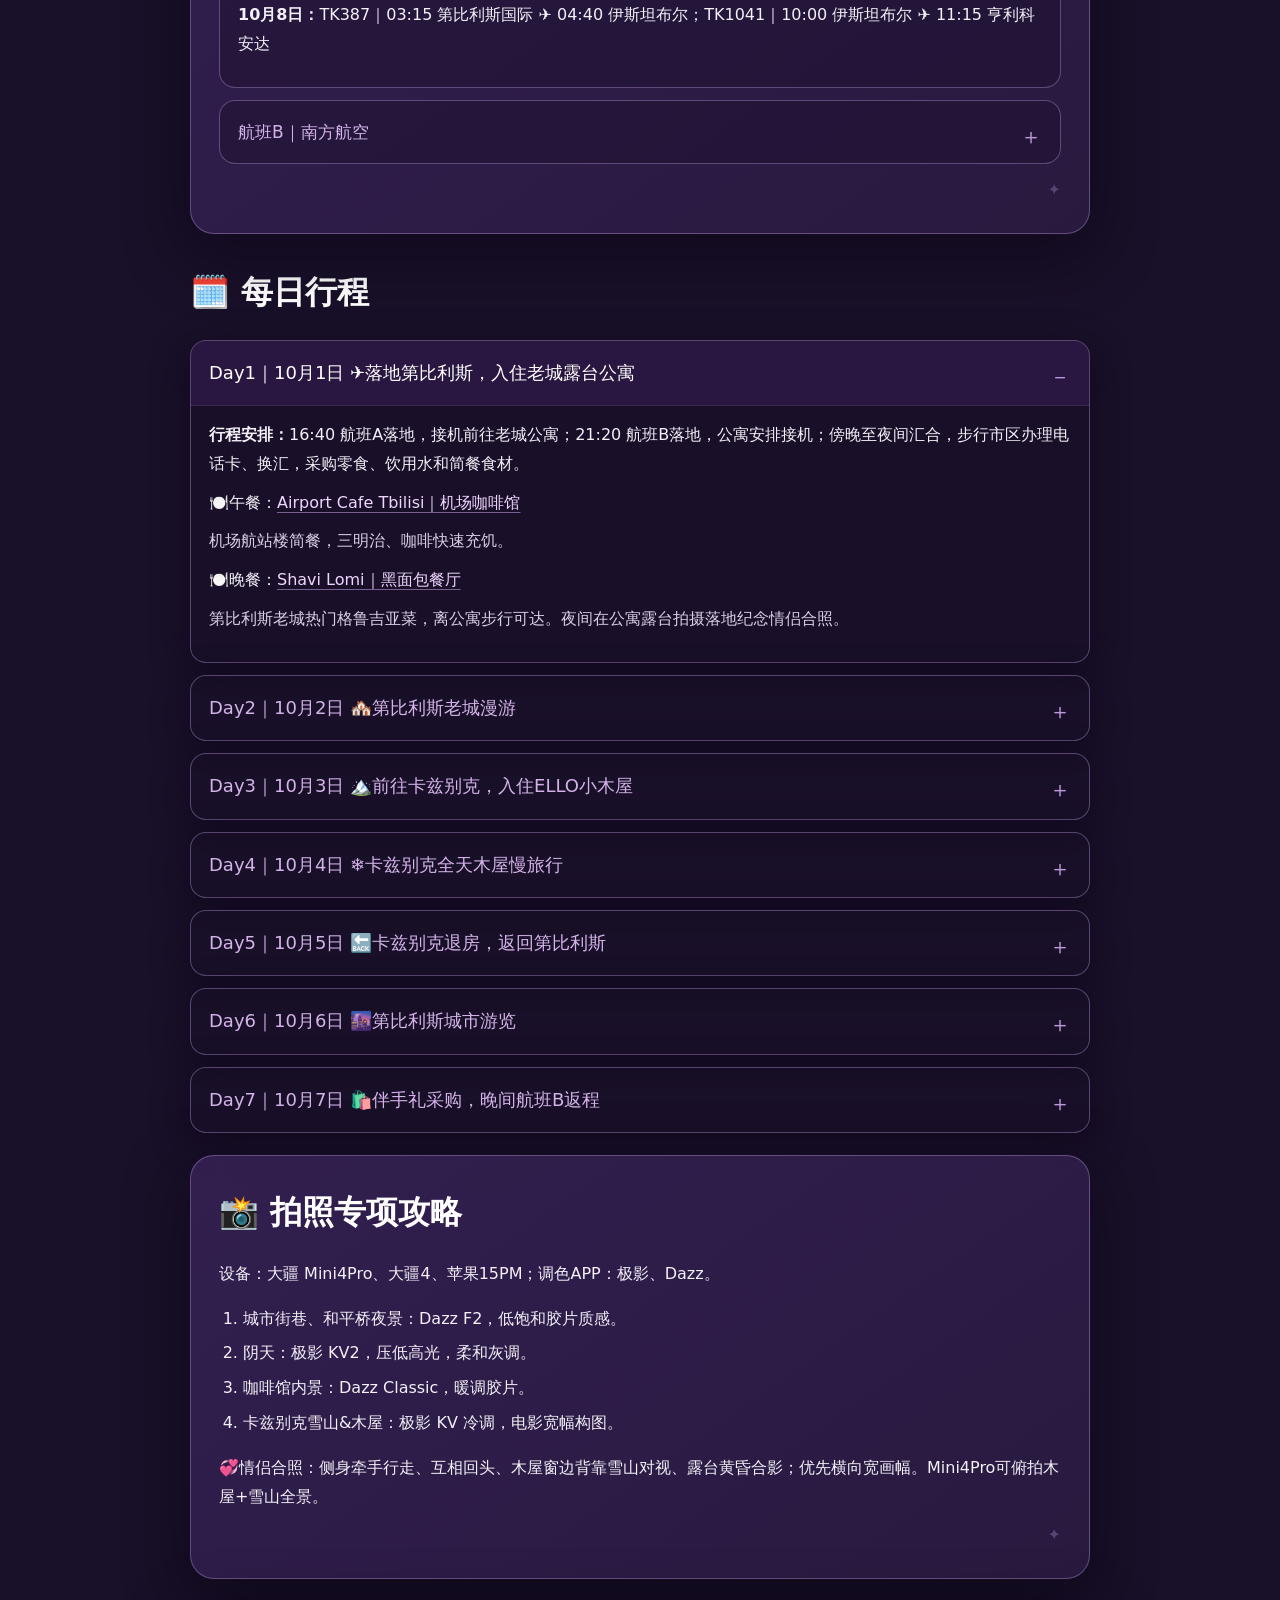
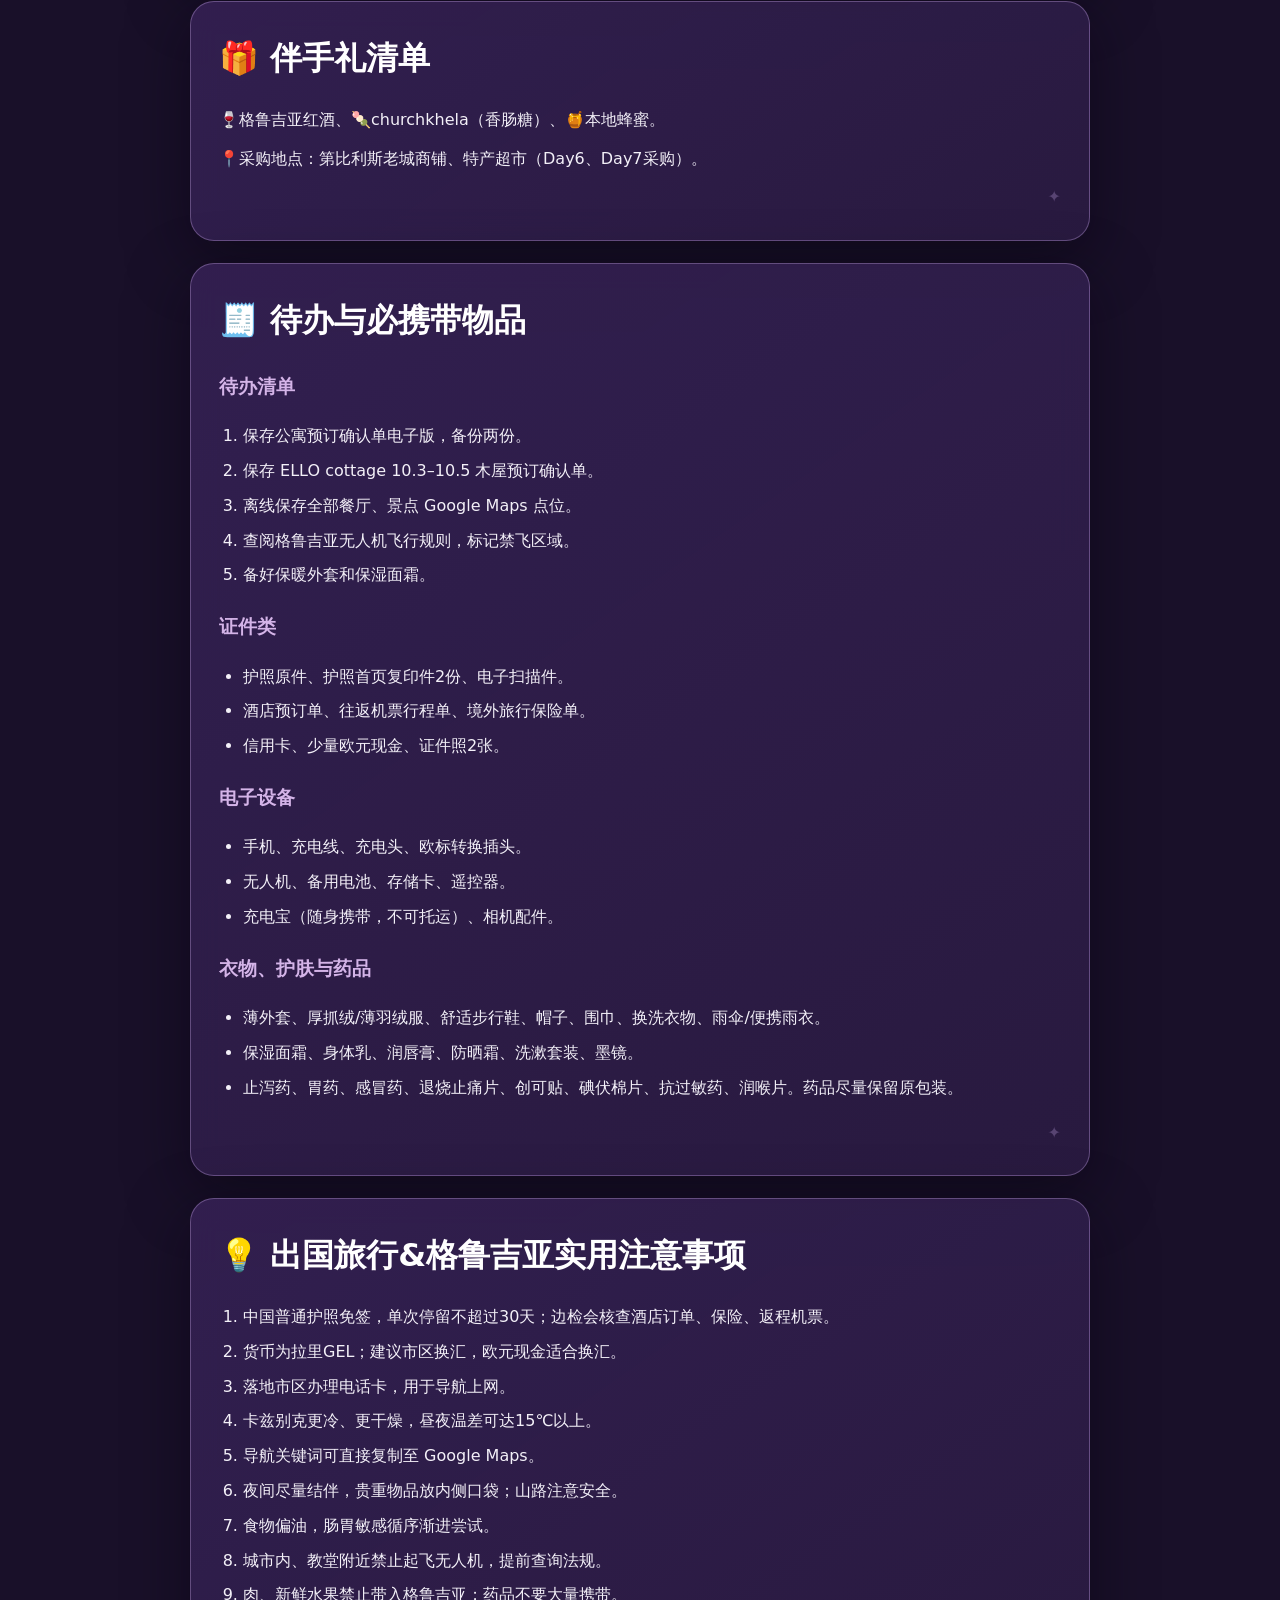
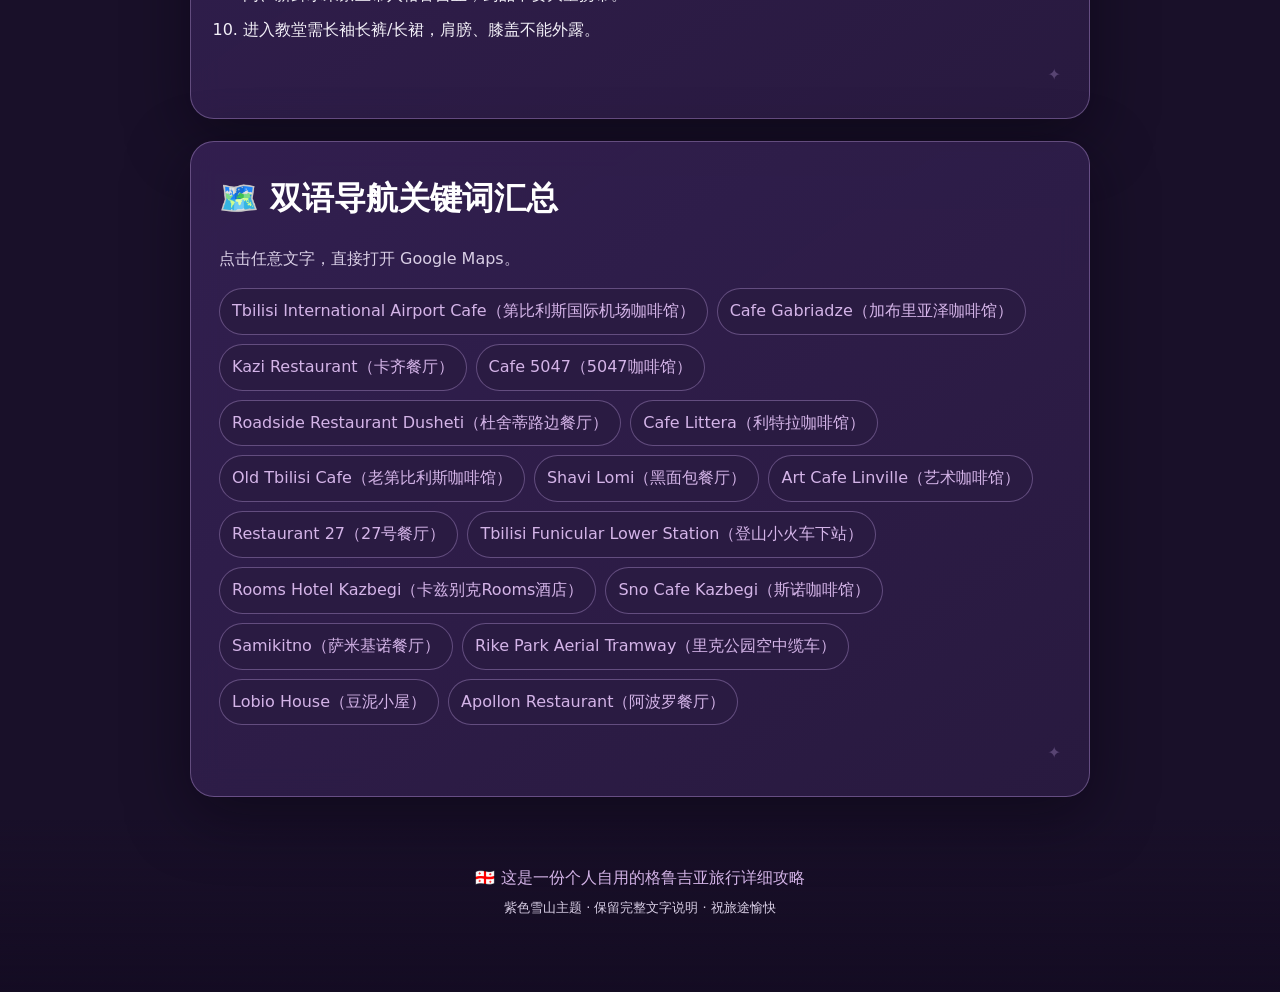
<file: guide.html>
<!doctype html>
<html lang="zh-CN"><head><meta charset="utf-8"><meta name="viewport" content="width=device-width,initial-scale=1,viewport-fit=cover"><meta name="theme-color" content="#191029"><title>🇬🇪 格鲁吉亚7天旅行详细攻略</title><link rel="stylesheet" href="guide.css"><script defer src="guide.js"></script></head><body>
<header class="hero"><div class="hero-inner"><p class="eyebrow">GEORGIA · TRAVEL JOURNAL · 7 DAYS</p><h1>🇬🇪 出发！格鲁吉亚</h1><p class="lead">第比利斯老城 × 卡兹别克雪山</p><p>10月1日—10月7日｜完整旅行、拍摄、餐厅与导航攻略</p></div></header>
<nav class="toc"><a href="#stay">🏨住宿</a><a href="#basic">📌基础信息</a><a href="#flights">✈️航班</a><a href="#days">🗓️每日行程</a><a href="#photo">📸拍照</a><a href="#packing">🧾清单</a><a href="#tips">💡注意事项</a><a href="#maps">🗺️导航</a></nav>
<main>
<section id="stay" class="card"><h2>🏨 住宿信息</h2><div class="columns"><article><h3>第比利斯</h3><p><b>PREMIUM APARTMENTS WITH TERRACE IN OLD TBILISI</b></p><p>两段预订，均已确认：</p><ol><li>10.1–10.3，价格 €211.10，老城带露台公寓，可步行逛老城，自带停车。</li><li>10.5–10.7，价格 €211.10，同一套老城露台公寓。</li></ol></article><article><h3>卡兹别克</h3><p><b>ELLO cottage Kazbegi</b></p><p>10.3–10.5入住，独立小木屋，43㎡，1卧，雪山窗景，免费停车。</p></article></div></section>
<section id="basic" class="card"><h2>📌 基础信息</h2><p>📅 <b>出行时间：</b>10月1日—10月7日</p><p>🚶 <b>出行方式：</b>第比利斯市区以步行为主；第比利斯↔卡兹别克全程包车。</p></section>
<section id="flights" class="card"><h2>✈️ 航班信息</h2><details open><summary>航班A｜土耳其航空</summary><div class="detail"><p><b>10月1日：</b>TK1044｜09:30 亨利科安达 ✈ 11:05 伊斯坦布尔；TK382｜13:20 伊斯坦布尔 ✈ 16:40 第比利斯国际</p><p><b>10月8日：</b>TK387｜03:15 第比利斯国际 ✈ 04:40 伊斯坦布尔；TK1041｜10:00 伊斯坦布尔 ✈ 11:15 亨利科安达</p></div></details><details><summary>航班B｜南方航空</summary><div class="detail"><p><b>10月1日：</b>CZ3629｜08:00 温州龙湾T2 ✈ 15:40 乌鲁木齐天山；CZ8143｜19:50 乌鲁木齐天山 ✈ 21:20 第比利斯国际T1</p><p><b>10月7日：</b>CZ6040｜22:50 第比利斯国际T1 ✈ 次日07:25 乌鲁木齐天山</p><p><b>10月8日：</b>CZ3630｜15:00 乌鲁木齐天山 ✈ 22:15 温州龙湾T2</p></div></details></section>
<section id="days"><h2 class="section-title">🗓️ 每日行程</h2>
<details class="day" open><summary>Day1｜10月1日 ✈️落地第比利斯，入住老城露台公寓</summary><div class="detail"><p><b>行程安排：</b>16:40 航班A落地，接机前往老城公寓；21:20 航班B落地，公寓安排接机；傍晚至夜间汇合，步行市区办理电话卡、换汇，采购零食、饮用水和简餐食材。</p><p>🍽️午餐：<a data-map="Tbilisi International Airport Cafe">Airport Cafe Tbilisi｜机场咖啡馆</a></p><p class="muted">机场航站楼简餐，三明治、咖啡快速充饥。</p><p>🍽️晚餐：<a data-map="Shavi Lomi Tbilisi">Shavi Lomi｜黑面包餐厅</a></p><p class="muted">第比利斯老城热门格鲁吉亚菜，离公寓步行可达。夜间在公寓露台拍摄落地纪念情侣合照。</p></div></details>
<details class="day"><summary>Day2｜10月2日 🏘️第比利斯老城漫游</summary><div class="detail"><p>上午前往 <a data-map="Art Cafe Linville Tbilisi">Art Cafe Linville｜艺术咖啡馆</a>，老城手绘网红咖啡店，适合情侣人像拍摄。</p><p>中午木偶楼打卡，等候整点报时。午餐：<a data-map="Cafe Gabriadze Tbilisi">Cafe Gabriadze｜加布里亚泽咖啡馆</a>，木偶楼隔壁，环境文艺，提供格鲁吉亚特色汤、面包。</p><p>下午游览和平桥、格鲁吉亚之母雕像。晚餐：<a data-map="Restaurant 27 Tbilisi">Restaurant 27｜27号餐厅</a>，老城地道格鲁吉亚风味。</p><h3>🚂 Mtatsminda Funicular 登山小火车</h3><ol><li>导航：<a data-map="Tbilisi Funicular Lower Station Daniel Chonkadze street 22">Tbilisi Funicular Lower Station（Daniel Chonkadze street 22）</a>。</li><li>乘车地点：Daniel Chonkadze street 22，终点 Mtatsminda 山顶游乐园。</li><li>票价：专用塑料卡卡费2GEL，单程12GEL/人，约每10–20分钟一班，车程约3–5分钟。</li><li>运营时间：9:45–22:30；山顶温度更低，晚间带薄外套。</li><li>最佳座位：下山方向第一排车窗；山顶摩天轮、彩色怪房子适合夜景人像。</li><li>避坑：这是登山轨道小火车，不是 Rike Park 空中缆车；大风天气偶有临时停运。</li></ol></div></details>
<details class="day"><summary>Day3｜10月3日 🏔️前往卡兹别克，入住ELLO小木屋</summary><div class="detail"><p>9点之后包车从第比利斯老城露台公寓出发。午餐：<a data-map="Kazi Restaurant Georgia">Kazi Restaurant｜卡齐观景餐厅</a>，前往卡兹别克半路观景位餐厅，提供格鲁吉亚烤肉套餐。</p><p>下午抵达卡兹别克，ELLO cottage办理入住；木屋休整，在窗边拍摄雪山情侣照片，使用大疆无人机航拍木屋全景。</p><p>傍晚：<a data-map="Gergeti Trinity Church">圣三一教堂</a>打卡，俯瞰山谷雪山。晚餐：<a data-map="Rooms Hotel Kazbegi">Rooms Hotel Restaurant｜房间酒店餐厅</a>，卡兹别克热门雪山观景餐厅。</p><h3>🚗 卡兹别克包车攻略</h3><ol><li>往返单程约2.5小时，可中途停靠沿途观景点。</li><li>确认报价是否包含停车费、等候费，并约定圣三一教堂等候时间。</li><li>山区弯道较多；10月气温偏低，随身备厚外套。</li></ol></div></details>
<details class="day"><summary>Day4｜10月4日 ❄️卡兹别克全天木屋慢旅行</summary><div class="detail"><p>上午木屋窗边拍摄清晨雪山人像、电影感情侣合照，使用 Dazz、极影 APP 调色。</p><p>午餐：<a data-map="Cafe 5047 Kazbegi">Cafe 5047｜5047雪山咖啡馆</a>，拥有雪山视野。</p><p>下午卡兹别克山谷轻徒步，大疆无人机雪山航拍取景。</p><p>晚餐：<a data-map="Sno Cafe Kazbegi">Sno Cafe Kazbegi｜斯诺咖啡馆</a>，网红雪山咖啡馆，西餐简餐，氛围感强。</p></div></details>
<details class="day"><summary>Day5｜10月5日 🔙卡兹别克退房，返回第比利斯</summary><div class="detail"><p>ELLO木屋退房，包车返回第比利斯，回到 PREMIUM APARTMENTS 老城露台公寓。</p><p>午餐：<a data-map="Roadside Restaurant Dusheti">Roadside Restaurant Dusheti｜杜舍蒂路边观景餐厅</a>，返程中途小镇餐厅，格鲁吉亚家常菜，性价比高。</p><p>下午公寓休整、露台休息，周边采购零食。晚餐：<a data-map="Samikitno Tbilisi">Samikitno｜萨米基诺餐厅</a>，格鲁吉亚老牌本地连锁餐厅。</p></div></details>
<details class="day"><summary>Day6｜10月6日 🌆第比利斯城市游览</summary><div class="detail"><p>上午前往 <a data-map="Rike Park Aerial Tramway Tbilisi">Rike-Narikala空中缆车</a>，登顶俯瞰全城。缆车跨越库拉河，全程约2–3分钟，玻璃轿厢。</p><ol><li>乘车地点：Rike Park，和平桥对岸欧洲广场旁。</li><li>票价：单程2.5GEL，使用 Metromoney；与 Funicular 卡互相独立。</li><li>运营时间：10:00–22:00；大风天气会临时关停。</li><li>最佳时段：日落蓝调时刻，天黑后拍和平桥灯光。</li><li>路线：缆车上山→Narikala要塞、格鲁吉亚之母→步行下山。</li><li>避坑：不要把 Rike Park 空中缆车与 Funicular 登山小火车混淆。</li></ol><p>午餐：<a data-map="Cafe Littera Tbilisi">Cafe Littera｜利特拉文艺咖啡馆</a>。下午老城闲逛，挑选伴手礼。晚餐：<a data-map="Lobio House Tbilisi">Lobio House｜豆泥小屋</a>。</p></div></details>
<details class="day"><summary>Day7｜10月7日 🛍️伴手礼采购，晚间航班B返程</summary><div class="detail"><p>白天集中采购伴手礼，放回公寓存放行李，露台短暂休整。</p><p>午餐：<a data-map="Old Tbilisi Cafe">Old Tbilisi Cafe｜老第比利斯咖啡馆</a>，老城中心餐厅，经典格鲁吉亚菜。</p><p>晚餐：<a data-map="Apollon Restaurant Tbilisi">Apollon Restaurant｜阿波罗餐厅</a>，离公寓很近，适合返程前简单用餐。</p><p>傍晚前往机场；22:50航班B返程，准备10月8日凌晨航班A。</p></div></details></section>
<section id="photo" class="card"><h2>📸 拍照专项攻略</h2><p>设备：大疆 Mini4Pro、大疆4、苹果15PM；调色APP：极影、Dazz。</p><ol><li>城市街巷、和平桥夜景：Dazz F2，低饱和胶片质感。</li><li>阴天：极影 KV2，压低高光，柔和灰调。</li><li>咖啡馆内景：Dazz Classic，暖调胶片。</li><li>卡兹别克雪山&木屋：极影 KV 冷调，电影宽幅构图。</li></ol><p>💞情侣合照：侧身牵手行走、互相回头、木屋窗边背靠雪山对视、露台黄昏合影；优先横向宽画幅。Mini4Pro可俯拍木屋+雪山全景。</p></section>
<section id="gifts" class="card"><h2>🎁 伴手礼清单</h2><p>🍷格鲁吉亚红酒、🍡churchkhela（香肠糖）、🍯本地蜂蜜。</p><p>📍采购地点：第比利斯老城商铺、特产超市（Day6、Day7采购）。</p></section>
<section id="packing" class="card"><h2>🧾 待办与必携带物品</h2><h3>待办清单</h3><ol><li>保存公寓预订确认单电子版，备份两份。</li><li>保存 ELLO cottage 10.3–10.5 木屋预订确认单。</li><li>离线保存全部餐厅、景点 Google Maps 点位。</li><li>查阅格鲁吉亚无人机飞行规则，标记禁飞区域。</li><li>备好保暖外套和保湿面霜。</li></ol><h3>证件类</h3><ul><li>护照原件、护照首页复印件2份、电子扫描件。</li><li>酒店预订单、往返机票行程单、境外旅行保险单。</li><li>信用卡、少量欧元现金、证件照2张。</li></ul><h3>电子设备</h3><ul><li>手机、充电线、充电头、欧标转换插头。</li><li>无人机、备用电池、存储卡、遥控器。</li><li>充电宝（随身携带，不可托运）、相机配件。</li></ul><h3>衣物、护肤与药品</h3><ul><li>薄外套、厚抓绒/薄羽绒服、舒适步行鞋、帽子、围巾、换洗衣物、雨伞/便携雨衣。</li><li>保湿面霜、身体乳、润唇膏、防晒霜、洗漱套装、墨镜。</li><li>止泻药、胃药、感冒药、退烧止痛片、创可贴、碘伏棉片、抗过敏药、润喉片。药品尽量保留原包装。</li></ul></section>
<section id="tips" class="card"><h2>💡 出国旅行&格鲁吉亚实用注意事项</h2><ol><li>中国普通护照免签，单次停留不超过30天；边检会核查酒店订单、保险、返程机票。</li><li>货币为拉里GEL；建议市区换汇，欧元现金适合换汇。</li><li>落地市区办理电话卡，用于导航上网。</li><li>卡兹别克更冷、更干燥，昼夜温差可达15℃以上。</li><li>导航关键词可直接复制至 Google Maps。</li><li>夜间尽量结伴，贵重物品放内侧口袋；山路注意安全。</li><li>食物偏油，肠胃敏感循序渐进尝试。</li><li>城市内、教堂附近禁止起飞无人机，提前查询法规。</li><li>肉、新鲜水果禁止带入格鲁吉亚；药品不要大量携带。</li><li>进入教堂需长袖长裤/长裙，肩膀、膝盖不能外露。</li></ol></section>
<section id="maps" class="card"><h2>🗺️ 双语导航关键词汇总</h2><p class="muted">点击任意文字，直接打开 Google Maps。</p><div class="map-list"><a data-map="Tbilisi International Airport Cafe">Tbilisi International Airport Cafe（第比利斯国际机场咖啡馆）</a><a data-map="Cafe Gabriadze Tbilisi">Cafe Gabriadze（加布里亚泽咖啡馆）</a><a data-map="Kazi Restaurant Georgia">Kazi Restaurant（卡齐餐厅）</a><a data-map="Cafe 5047 Kazbegi">Cafe 5047（5047咖啡馆）</a><a data-map="Roadside Restaurant Dusheti">Roadside Restaurant Dusheti（杜舍蒂路边餐厅）</a><a data-map="Cafe Littera Tbilisi">Cafe Littera（利特拉咖啡馆）</a><a data-map="Old Tbilisi Cafe">Old Tbilisi Cafe（老第比利斯咖啡馆）</a><a data-map="Shavi Lomi Tbilisi">Shavi Lomi（黑面包餐厅）</a><a data-map="Art Cafe Linville Tbilisi">Art Cafe Linville（艺术咖啡馆）</a><a data-map="Restaurant 27 Tbilisi">Restaurant 27（27号餐厅）</a><a data-map="Tbilisi Funicular Lower Station Daniel Chonkadze street 22">Tbilisi Funicular Lower Station（登山小火车下站）</a><a data-map="Rooms Hotel Kazbegi">Rooms Hotel Kazbegi（卡兹别克Rooms酒店）</a><a data-map="Sno Cafe Kazbegi">Sno Cafe Kazbegi（斯诺咖啡馆）</a><a data-map="Samikitno Tbilisi">Samikitno（萨米基诺餐厅）</a><a data-map="Rike Park Aerial Tramway Tbilisi">Rike Park Aerial Tramway（里克公园空中缆车）</a><a data-map="Lobio House Tbilisi">Lobio House（豆泥小屋）</a><a data-map="Apollon Restaurant Tbilisi">Apollon Restaurant（阿波罗餐厅）</a></div></section>
</main><footer>🇬🇪 这是一份个人自用的格鲁吉亚旅行详细攻略<br><span>紫色雪山主题 · 保留完整文字说明 · 祝旅途愉快</span></footer></body></html>
</file>
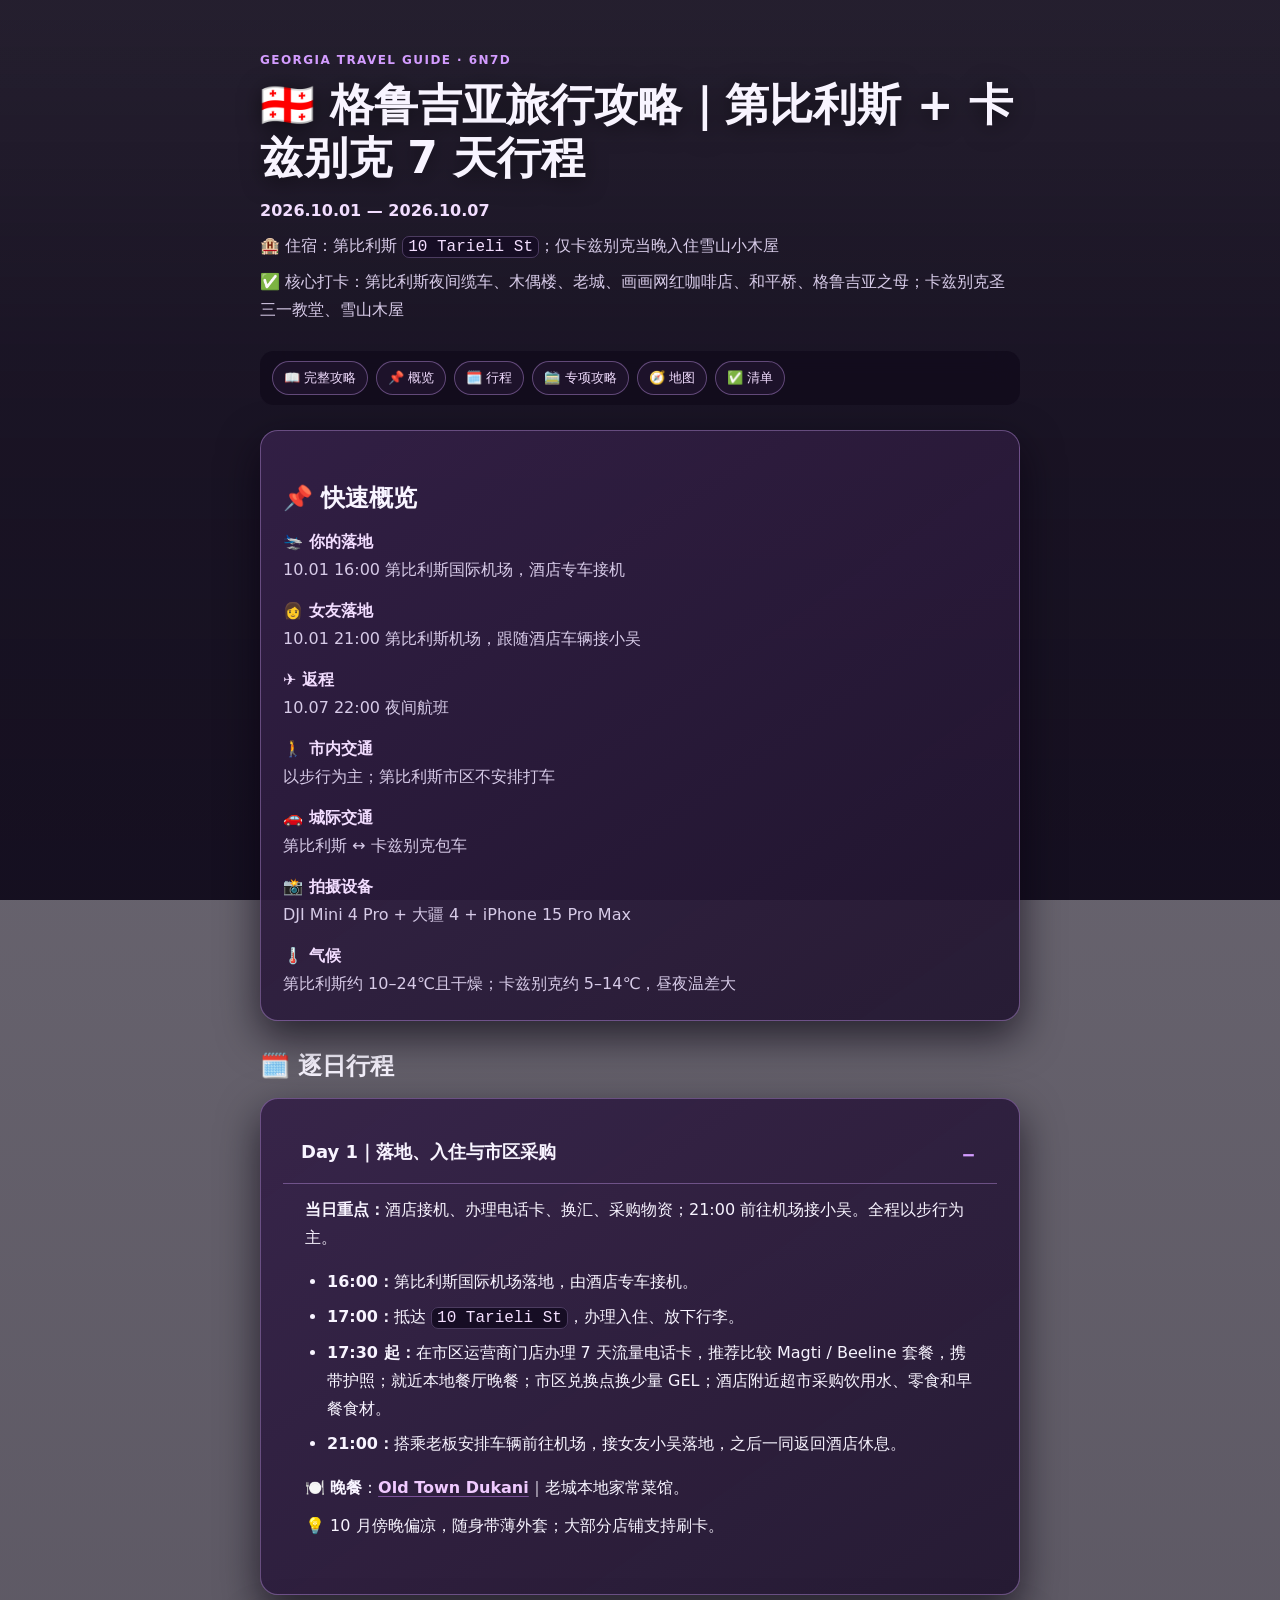
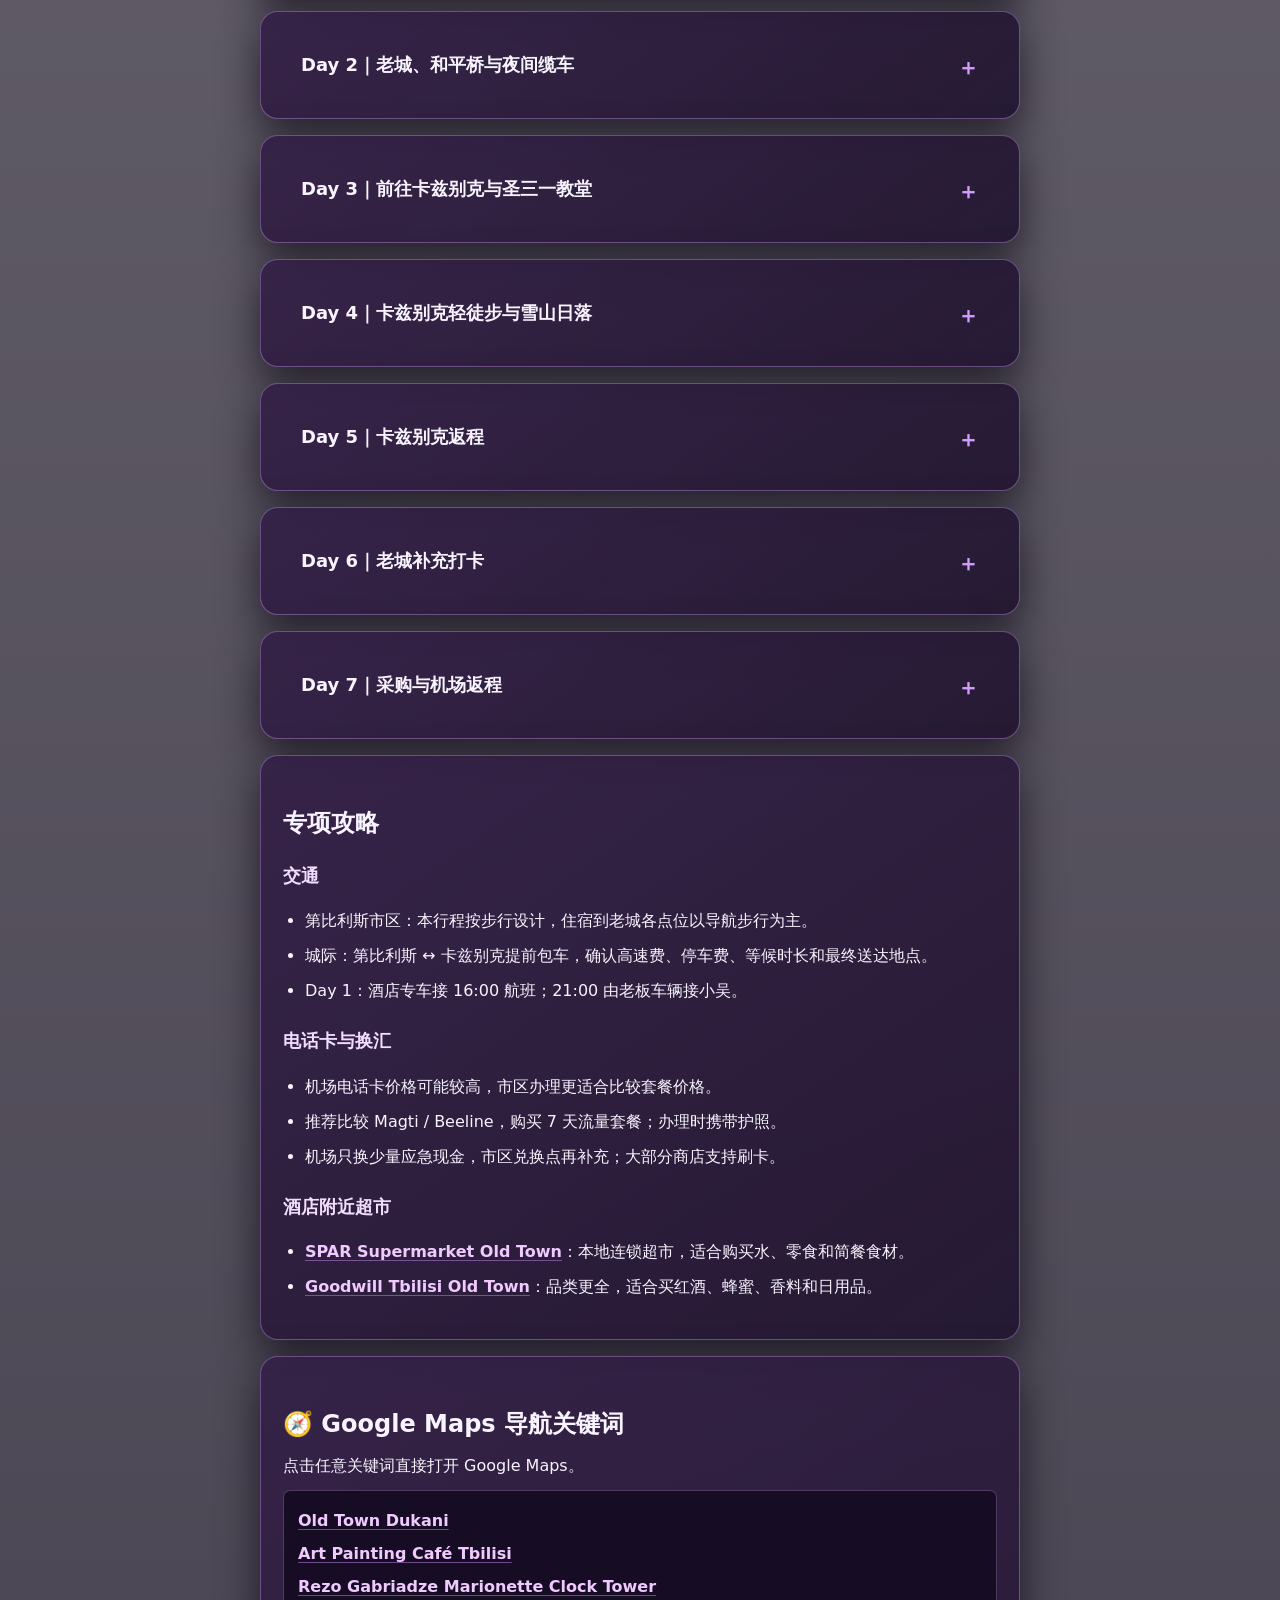
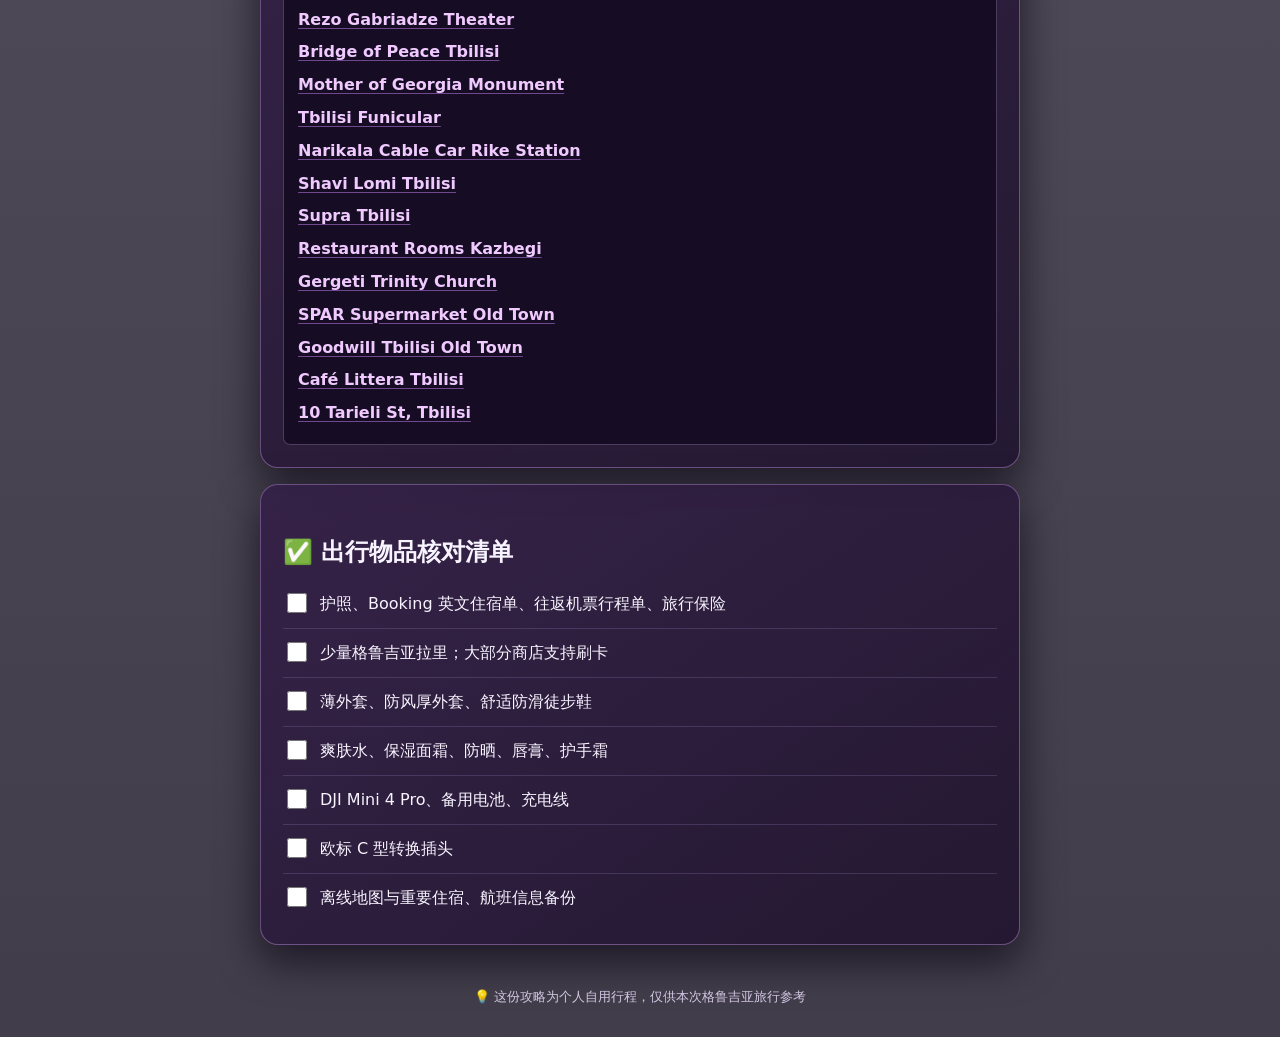
<file: mobile-enhanced.html>
<!doctype html>
<html lang="zh-CN">
<head>
<meta charset="utf-8"><meta name="viewport" content="width=device-width,initial-scale=1,viewport-fit=cover"><meta name="theme-color" content="#170f27"><title>格鲁吉亚旅行攻略｜移动端增强版</title><link rel="stylesheet" href="mobile.css"><script defer src="mobile-enhance.js"></script>
</head>
<body>
<header class="hero"><p class="eyebrow">GEORGIA TRAVEL GUIDE · 6N7D</p><h1>🇬🇪 格鲁吉亚旅行攻略｜第比利斯 + 卡兹别克 7 天行程</h1><p class="date">2026.10.01 — 2026.10.07</p><p>🏨 住宿：第比利斯 <code>10 Tarieli St</code>；仅卡兹别克当晚入住雪山小木屋</p><p>✅ 核心打卡：第比利斯夜间缆车、木偶楼、老城、画画网红咖啡店、和平桥、格鲁吉亚之母；卡兹别克圣三一教堂、雪山木屋</p></header>
<nav class="toc"><a href="mobile.html">📖 完整攻略</a><a href="#overview">📌 概览</a><a href="#days">🗓️ 行程</a><a href="#special">🚞 专项攻略</a><a href="#maps">🧭 地图</a><a href="#checklist">✅ 清单</a></nav>
<main>
<section id="overview" class="card"><h2>📌 快速概览</h2><dl><dt>🛬 你的落地</dt><dd>10.01 16:00 第比利斯国际机场，酒店专车接机</dd><dt>👩 女友落地</dt><dd>10.01 21:00 第比利斯机场，跟随酒店车辆接小吴</dd><dt>✈️ 返程</dt><dd>10.07 22:00 夜间航班</dd><dt>🚶 市内交通</dt><dd>以步行为主；第比利斯市区不安排打车</dd><dt>🚗 城际交通</dt><dd>第比利斯 ↔ 卡兹别克包车</dd><dt>📸 拍摄设备</dt><dd>DJI Mini 4 Pro + 大疆 4 + iPhone 15 Pro Max</dd><dt>🌡️ 气候</dt><dd>第比利斯约 10–24℃且干燥；卡兹别克约 5–14℃，昼夜温差大</dd></dl></section>
<section id="days"><h2>🗓️ 逐日行程</h2><details open><summary>Day 1｜落地、入住与市区采购</summary><div class="content"><p><b>当日重点：</b>酒店接机、办理电话卡、换汇、采购物资；21:00 前往机场接小吴。全程以步行为主。</p><ul><li><b>16:00：</b>第比利斯国际机场落地，由酒店专车接机。</li><li><b>17:00：</b>抵达 <code>10 Tarieli St</code>，办理入住、放下行李。</li><li><b>17:30 起：</b>在市区运营商门店办理 7 天流量电话卡，推荐比较 Magti / Beeline 套餐，携带护照；就近本地餐厅晚餐；市区兑换点换少量 GEL；酒店附近超市采购饮用水、零食和早餐食材。</li><li><b>21:00：</b>搭乘老板安排车辆前往机场，接女友小吴落地，之后一同返回酒店休息。</li></ul><p>🍽️ <b>晚餐</b>：Old Town Dukani｜老城本地家常菜馆。</p><p>💡 10 月傍晚偏凉，随身带薄外套；大部分店铺支持刷卡。</p></div></details><details><summary>Day 2｜老城、和平桥与夜间缆车</summary><div class="content"><p><b>当日重点：</b>画画咖啡店、木偶钟楼、和平桥、格鲁吉亚之母、小缆车与 Narikala 夜景。全程步行，老城上下坡较多。</p><ol><li><b>上午：</b>Art Painting Café Tbilisi，画画主题咖啡店，拍情侣室内电影感合照。</li><li><b>中午：</b>Rezo Gabriadze Marionette Clock Tower，等待整点木偶报时。</li><li><b>下午：</b>步行游览和平桥 → 格鲁吉亚之母 → Tbilisi Funicular 小型山地缆车。</li><li><b>傍晚晚餐：</b>Shavi Lomi，推荐 Khachapuri 与炖牛肉。</li><li><b>晚餐后：</b>前往 Rike 广场乘坐 Narikala Cable Car。</li></ol><h3>🚞 Narikala 夜间缆车</h3><ul><li>导航：<code>Narikala Cable Car Rike Station</code></li><li>推荐时段：18:00–21:00；10 月约 19 点城市灯光已亮起。</li><li>票价参考：单程 2.5 GEL、往返 5 GEL；现场自助机购票，支持现金和信用卡。</li><li>路线：Rike 广场上山 → Narikala 古堡观景台拍摄 → 原路下山。</li><li>山顶风大，必须带外套；古堡周边留意无人机禁飞标识。</li></ul></div></details><details><summary>Day 3｜前往卡兹别克与圣三一教堂</summary><div class="content"><p><b>当日重点：</b>第比利斯包车进山，打卡 Gergeti 圣三一教堂，傍晚入住雪山小木屋。</p><ul><li>车型：5 座小车，适合 1–4 人。</li><li>价格参考：180–240 GEL/整车。</li><li>提前确认：是否包含高速费、停车费归属、等候时长和是否有隐形收费。</li><li>车程约 2 小时，山路弯道多，要求司机放慢车速。</li><li><b>上午 9 点：</b>酒店门口上车出发。</li><li><b>中午：</b>抵达 Stepantsminda 小镇，午餐与休整。</li><li><b>下午：</b>Gergeti Trinity Church 航拍打卡，拍摄雪山 + 教堂情侣大片。</li><li><b>傍晚：</b>入住雪山小木屋，露台等待日落。</li></ul><p>🍽️ <b>午餐</b>：Restaurant Rooms Kazbegi｜卡兹别克鲁姆斯餐厅。</p><p>🍽️ <b>晚餐</b>：木屋自带餐厅，推荐羊肉汤、土豆烤肉。</p><p>⚠️ 卡兹别克明显比市区寒冷，必须准备防风厚外套。</p></div></details><details><summary>Day 4｜卡兹别克轻徒步与雪山日落</summary><div class="content"><p><b>当日重点：</b>轻徒步、无人机航拍、情侣人像、蜂蜜采购、木屋露台日落。</p><ul><li><b>上午：</b>雪山脚下轻徒步，Mini 4 Pro 航拍、iPhone 15 Pro Max 拍摄情侣人像。</li><li><b>下午：</b>Stepantsminda 小镇闲逛，购买高山野花蜂蜜。</li><li><b>傍晚：</b>木屋露台拍摄雪山日落和逆光合照。</li></ul><p>🍽️ 早午餐：木屋自助早餐。<br>🍽️ 晚餐：卡兹别克本地家常菜馆。</p><p>⚠️ 起雾或风大时不要勉强徒步或起飞无人机。</p></div></details><details><summary>Day 5｜卡兹别克返程</summary><div class="content"><p><b>当日重点：</b>木屋退房、包车返程、回第比利斯休整与晚餐。</p><ul><li><b>上午：</b>木屋短暂拍照，收拾行李退房。</li><li><b>中午前后：</b>包车返回第比利斯。</li><li><b>下午：</b>回 <code>10 Tarieli St</code> 休整，自由散步，逛周边小店。</li><li><b>晚上：</b>格鲁吉亚传统大餐。</li></ul><p>🍽️ <b>晚餐</b>：Supra｜传统格鲁吉亚餐厅。</p><p>💡 回城后可顺便确认 Day 7 机场接驳及伴手礼空间。</p></div></details><details><summary>Day 6｜老城补充打卡</summary><div class="content"><p><b>当日重点：</b>硫磺浴街区、彩色街巷、格鲁吉亚之母、Tbilisi Funicular，轻松漫游，不赶行程。</p><ul><li><b>上午：</b>硫磺浴街区、彩色小巷漫步，寻找小众电影感街巷。</li><li><b>下午：</b>二刷 Mother of Georgia 与 Tbilisi Funicular，补拍不同光线的镜头。</li><li><b>傍晚：</b>老城随意闲逛和休息，为 Day 7 采购预留体力。</li></ul><p>🍽️ <b>午餐</b>：Café Littera｜文学咖啡馆，庭院环境适合休整。<br>🍽️ <b>晚餐</b>：老城街巷小馆，简单品尝本地小吃。</p></div></details><details><summary>Day 7｜采购与机场返程</summary><div class="content"><p><b>当日重点：</b>集中采购伴手礼、半日收尾、整理行李，夜间前往机场。</p><ul><li><b>上午：</b>第比利斯老城市集，购买手工纪念品、陶瓷杯和饰品。</li><li><b>下午：</b>Goodwill 大型超市采购红酒、蜂蜜、香料和 Adjika，随后打包整理。</li><li>收拾全部行李，检查无人机电池和随身物品。</li><li>国际航班建议提前 3 小时抵达机场；22:00 航班返程。</li></ul><p>⚠️ 无人机电池全部随身携带，不可托运；红酒等液体伴手礼放入托运行李。</p></div></details></section>
<section id="special" class="card"><h2>专项攻略</h2><h3>交通</h3><ul><li>第比利斯市区：本行程按步行设计，住宿到老城各点位以导航步行为主。</li><li>城际：第比利斯 ↔ 卡兹别克提前包车，确认高速费、停车费、等候时长和最终送达地点。</li><li>Day 1：酒店专车接 16:00 航班；21:00 由老板车辆接小吴。</li></ul><h3>电话卡与换汇</h3><ul><li>机场电话卡价格可能较高，市区办理更适合比较套餐价格。</li><li>推荐比较 Magti / Beeline，购买 7 天流量套餐；办理时携带护照。</li><li>机场只换少量应急现金，市区兑换点再补充；大部分商店支持刷卡。</li></ul><h3>酒店附近超市</h3><ul><li><a class="place-link" href="https://www.google.com/maps/search/?api=1&query=SPAR%20Supermarket%20Old%20Town" target="_blank" rel="noopener">SPAR Supermarket Old Town</a>：本地连锁超市，适合购买水、零食和简餐食材。</li><li><a class="place-link" href="https://www.google.com/maps/search/?api=1&query=Goodwill%20Tbilisi%20Old%20Town" target="_blank" rel="noopener">Goodwill Tbilisi Old Town</a>：品类更全，适合买红酒、蜂蜜、香料和日用品。</li></ul></section>
<section id="maps" class="card"><h2>🧭 Google Maps 导航关键词</h2><p>点击任意关键词直接打开 Google Maps。</p><div class="map-list">10 Tarieli St, Tbilisi<br>Art Painting Café Tbilisi<br>Rezo Gabriadze Theater<br>Bridge of Peace Tbilisi<br>Mother of Georgia Monument<br>Tbilisi Funicular<br>Narikala Cable Car Rike Station<br>Shavi Lomi Tbilisi<br>Supra Tbilisi<br>Restaurant Rooms Kazbegi<br>Gergeti Trinity Church<br>SPAR Supermarket Old Town<br>Goodwill Tbilisi Old Town<br>Café Littera Tbilisi</div></section>
<section id="checklist" class="card"><h2>✅ 出行物品核对清单</h2><label><input type="checkbox"> 护照、Booking 英文住宿单、往返机票行程单、旅行保险</label><label><input type="checkbox"> 少量格鲁吉亚拉里；大部分商店支持刷卡</label><label><input type="checkbox"> 薄外套、防风厚外套、舒适防滑徒步鞋</label><label><input type="checkbox"> 爽肤水、保湿面霜、防晒、唇膏、护手霜</label><label><input type="checkbox"> DJI Mini 4 Pro、备用电池、充电线</label><label><input type="checkbox"> 欧标 C 型转换插头</label><label><input type="checkbox"> 离线地图与重要住宿、航班信息备份</label></section>
</main><footer>💡 这份攻略为个人自用行程，仅供本次格鲁吉亚旅行参考</footer></body></html>
</file>
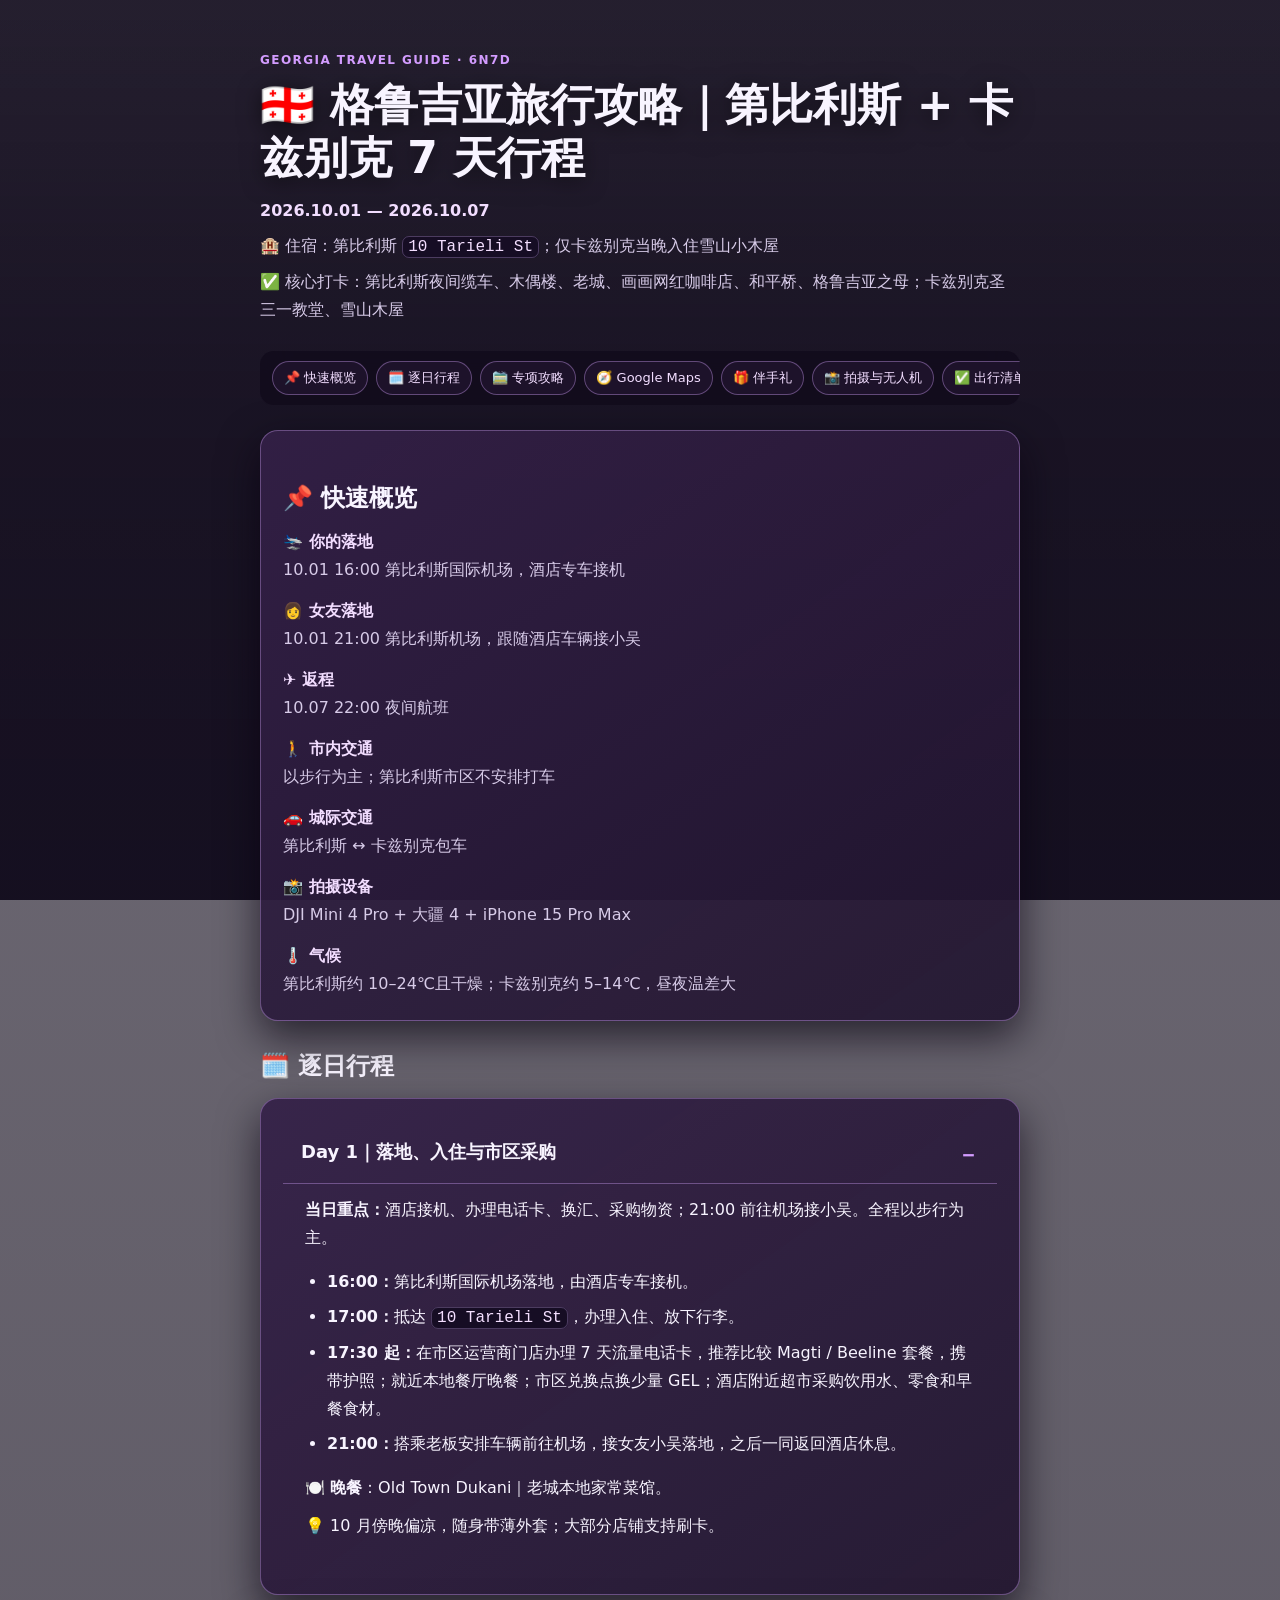
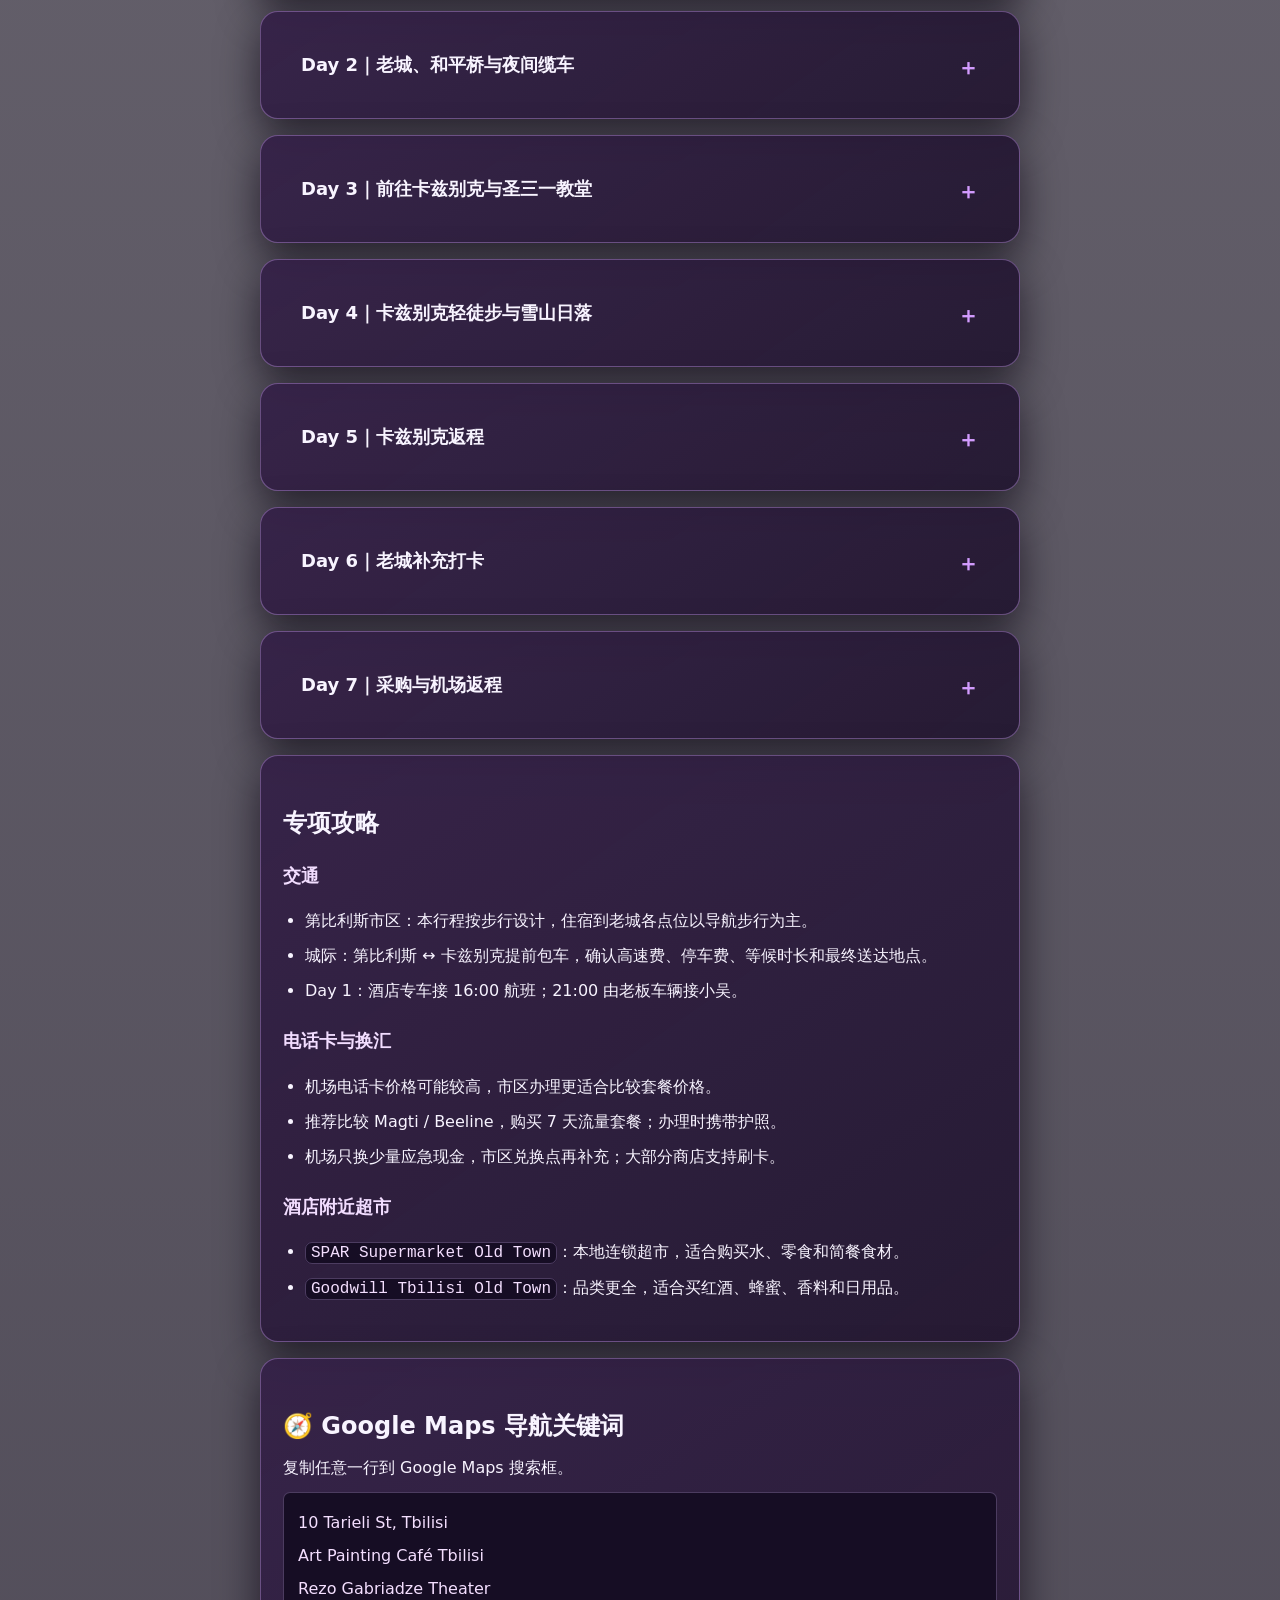
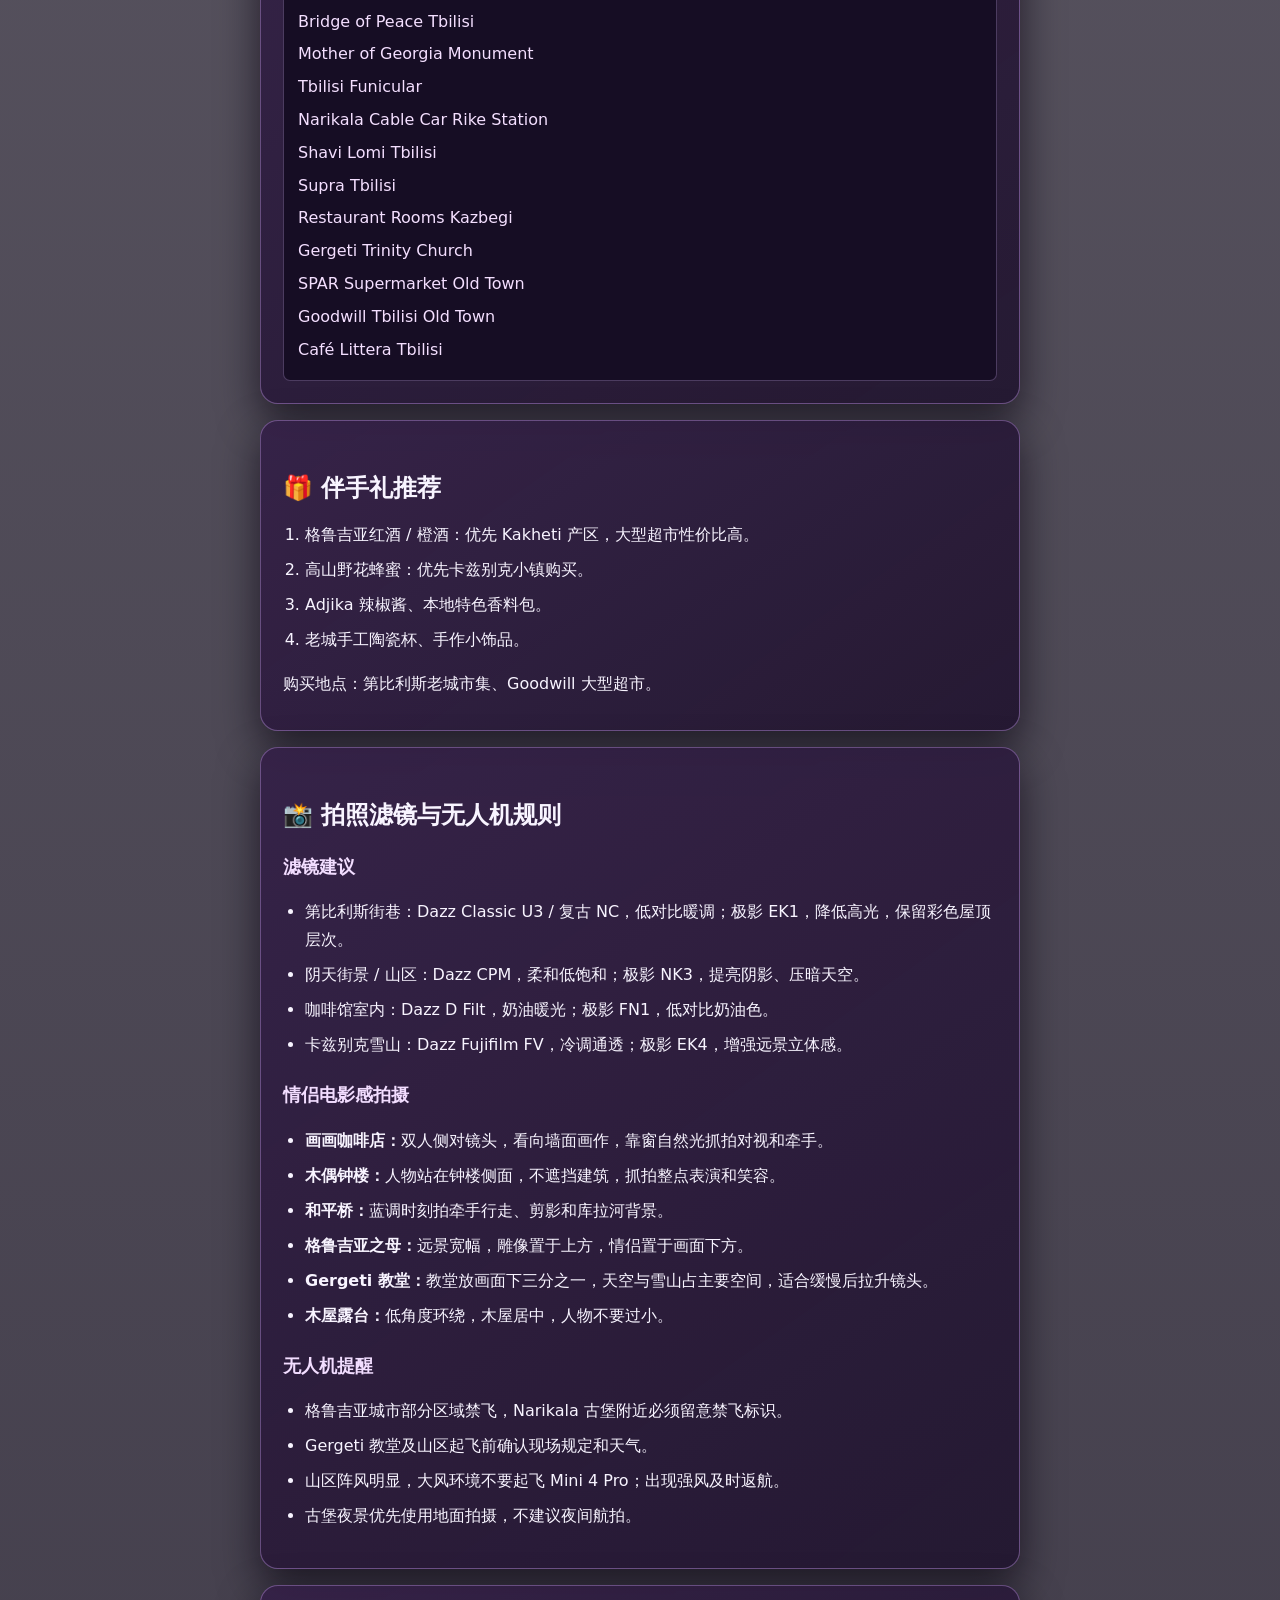
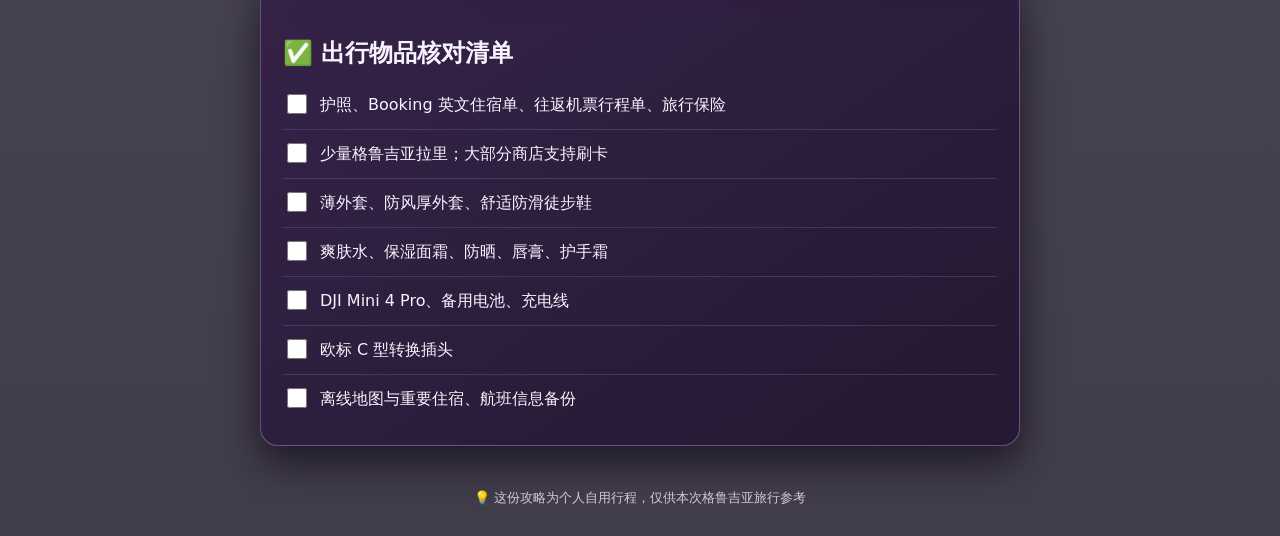
<file: mobile.html>
<!doctype html>
<html lang="zh-CN">
<head>
  <meta charset="utf-8">
  <meta name="viewport" content="width=device-width, initial-scale=1, viewport-fit=cover">
  <meta name="theme-color" content="#170f27">
  <title>格鲁吉亚旅行攻略｜移动端版</title>
  <link rel="stylesheet" href="mobile.css">
</head>
<body>
  <header class="hero">
    <p class="eyebrow">GEORGIA TRAVEL GUIDE · 6N7D</p>
    <h1>🇬🇪 格鲁吉亚旅行攻略｜第比利斯 + 卡兹别克 7 天行程</h1>
    <p class="date">2026.10.01 — 2026.10.07</p>
    <p>🏨 住宿：第比利斯 <code>10 Tarieli St</code>；仅卡兹别克当晚入住雪山小木屋</p>
    <p>✅ 核心打卡：第比利斯夜间缆车、木偶楼、老城、画画网红咖啡店、和平桥、格鲁吉亚之母；卡兹别克圣三一教堂、雪山木屋</p>
  </header>
  <nav class="toc" aria-label="目录">
    <a href="#overview">📌 快速概览</a><a href="#days">🗓️ 逐日行程</a><a href="#special">🚞 专项攻略</a><a href="#maps">🧭 Google Maps</a><a href="#gifts">🎁 伴手礼</a><a href="#photo">📸 拍摄与无人机</a><a href="#checklist">✅ 出行清单</a>
  </nav>
  <main>
    <section id="overview" class="card"><h2>📌 快速概览</h2><dl>
      <dt>🛬 你的落地</dt><dd>10.01 16:00 第比利斯国际机场，酒店专车接机</dd>
      <dt>👩 女友落地</dt><dd>10.01 21:00 第比利斯机场，跟随酒店车辆接小吴</dd>
      <dt>✈️ 返程</dt><dd>10.07 22:00 夜间航班</dd>
      <dt>🚶 市内交通</dt><dd>以步行为主；第比利斯市区不安排打车</dd>
      <dt>🚗 城际交通</dt><dd>第比利斯 ↔ 卡兹别克包车</dd>
      <dt>📸 拍摄设备</dt><dd>DJI Mini 4 Pro + 大疆 4 + iPhone 15 Pro Max</dd>
      <dt>🌡️ 气候</dt><dd>第比利斯约 10–24℃且干燥；卡兹别克约 5–14℃，昼夜温差大</dd>
    </dl></section>

    <section id="days"><h2>🗓️ 逐日行程</h2>
      <details open><summary>Day 1｜落地、入住与市区采购</summary><div class="content"><p><b>当日重点：</b>酒店接机、办理电话卡、换汇、采购物资；21:00 前往机场接小吴。全程以步行为主。</p><ul><li><b>16:00：</b>第比利斯国际机场落地，由酒店专车接机。</li><li><b>17:00：</b>抵达 <code>10 Tarieli St</code>，办理入住、放下行李。</li><li><b>17:30 起：</b>在市区运营商门店办理 7 天流量电话卡，推荐比较 Magti / Beeline 套餐，携带护照；就近本地餐厅晚餐；市区兑换点换少量 GEL；酒店附近超市采购饮用水、零食和早餐食材。</li><li><b>21:00：</b>搭乘老板安排车辆前往机场，接女友小吴落地，之后一同返回酒店休息。</li></ul><p>🍽️ <b>晚餐</b>：Old Town Dukani｜老城本地家常菜馆。</p><p>💡 10 月傍晚偏凉，随身带薄外套；大部分店铺支持刷卡。</p></div></details>
      <details><summary>Day 2｜老城、和平桥与夜间缆车</summary><div class="content"><p><b>当日重点：</b>画画咖啡店、木偶钟楼、和平桥、格鲁吉亚之母、小缆车与 Narikala 夜景。全程步行，老城上下坡较多。</p><p>路线起点：<code>10 Tarieli St</code>。</p><ol><li><b>上午：</b>Art Painting Café Tbilisi，画画主题咖啡店，拍情侣室内电影感合照。</li><li><b>中午：</b>Rezo Gabriadze Marionette Clock Tower，等待整点木偶报时。</li><li><b>下午：</b>步行游览和平桥 → 格鲁吉亚之母 → Tbilisi Funicular 小型山地缆车。</li><li><b>傍晚晚餐：</b>Shavi Lomi，推荐 Khachapuri 与炖牛肉。</li><li><b>晚餐后：</b>前往 Rike 广场乘坐 Narikala Cable Car。</li></ol><h3>🚞 Narikala 夜间缆车</h3><ul><li>导航：<code>Narikala Cable Car Rike Station</code></li><li>推荐时段：18:00–21:00；10 月约 19 点城市灯光已亮起。</li><li>票价参考：单程 2.5 GEL、往返 5 GEL；现场自助机购票，支持现金和信用卡。</li><li>路线：Rike 广场上山 → Narikala 古堡观景台拍摄 → 原路下山。</li><li>山顶风大，必须带外套；古堡周边留意无人机禁飞标识。</li></ul><h3>景点拍摄提示</h3><ul><li><b>和平桥：</b>蓝调时刻站桥中段，以库拉河和老城为背景，适合牵手行走或剪影。</li><li><b>格鲁吉亚之母：</b>使用远景宽幅构图，雕像置于上方，情侣置于画面下方。</li><li><b>Tbilisi Funicular：</b>车厢内抓拍互动特写，上山平台拍复古电影感动态合照。</li></ul></div></details>
      <details><summary>Day 3｜前往卡兹别克与圣三一教堂</summary><div class="content"><p><b>当日重点：</b>第比利斯包车进山，打卡 Gergeti 圣三一教堂，傍晚入住雪山小木屋。</p><ul><li>车型：5 座小车，适合 1–4 人。</li><li>价格参考：180–240 GEL/整车。</li><li>提前确认：是否包含高速费、停车费归属、等候时长和是否有隐形收费。</li><li>车程约 2 小时，山路弯道多，要求司机放慢车速。</li><li><b>上午 9 点：</b>酒店门口上车出发。</li><li><b>中午：</b>抵达 Stepantsminda 小镇，午餐与休整。</li><li><b>下午：</b>Gergeti Trinity Church 航拍打卡，拍摄雪山 + 教堂情侣大片。</li><li><b>傍晚：</b>入住雪山小木屋，露台等待日落。</li></ul><p>🍽️ <b>午餐</b>：Restaurant Rooms Kazbegi｜卡兹别克鲁姆斯餐厅。</p><p>🍽️ <b>晚餐</b>：木屋自带餐厅，推荐羊肉汤、土豆烤肉。</p><p>⚠️ 卡兹别克明显比市区寒冷，必须准备防风厚外套。</p></div></details>
      <details><summary>Day 4｜卡兹别克轻徒步与雪山日落</summary><div class="content"><p><b>当日重点：</b>轻徒步、无人机航拍、情侣人像、蜂蜜采购、木屋露台日落。</p><ul><li><b>上午：</b>雪山脚下轻徒步，Mini 4 Pro 航拍、iPhone 15 Pro Max 拍摄情侣人像。</li><li><b>下午：</b>Stepantsminda 小镇闲逛，购买高山野花蜂蜜。</li><li><b>傍晚：</b>木屋露台拍摄雪山日落和逆光合照。</li></ul><p>🍽️ 早午餐：木屋自助早餐。<br>🍽️ 晚餐：卡兹别克本地家常菜馆。</p><p>⚠️ 起雾或风大时不要勉强徒步或起飞无人机。</p></div></details>
      <details><summary>Day 5｜卡兹别克返程</summary><div class="content"><p><b>当日重点：</b>木屋退房、包车返程、回第比利斯休整与晚餐。</p><ul><li><b>上午：</b>木屋短暂拍照，收拾行李退房。</li><li><b>中午前后：</b>包车返回第比利斯。</li><li><b>下午：</b>回 <code>10 Tarieli St</code> 休整，自由散步，逛周边小店。</li><li><b>晚上：</b>格鲁吉亚传统大餐。</li></ul><p>🍽️ <b>晚餐</b>：Supra｜传统格鲁吉亚餐厅。</p><p>💡 回城后可顺便确认 Day 7 机场接驳及伴手礼空间。</p></div></details>
      <details><summary>Day 6｜老城补充打卡</summary><div class="content"><p><b>当日重点：</b>硫磺浴街区、彩色街巷、格鲁吉亚之母、Tbilisi Funicular，轻松漫游，不赶行程。</p><ul><li><b>上午：</b>硫磺浴街区、彩色小巷漫步，寻找小众电影感街巷。</li><li><b>下午：</b>二刷 Mother of Georgia 与 Tbilisi Funicular，补拍不同光线的镜头。</li><li><b>傍晚：</b>老城随意闲逛和休息，为 Day 7 采购预留体力。</li></ul><p>🍽️ <b>午餐</b>：Café Littera｜文学咖啡馆，庭院环境适合休整。<br>🍽️ <b>晚餐</b>：老城街巷小馆，简单品尝本地小吃。</p></div></details>
      <details><summary>Day 7｜采购与机场返程</summary><div class="content"><p><b>当日重点：</b>集中采购伴手礼、半日收尾、整理行李，夜间前往机场。</p><ul><li><b>上午：</b>第比利斯老城市集，购买手工纪念品、陶瓷杯和饰品。</li><li><b>下午：</b>Goodwill 大型超市采购红酒、蜂蜜、香料和 Adjika，随后打包整理。</li><li>收拾全部行李，检查无人机电池和随身物品。</li><li>国际航班建议提前 3 小时抵达机场；22:00 航班返程。</li></ul><p>⚠️ 无人机电池全部随身携带，不可托运；红酒等液体伴手礼放入托运行李。</p></div></details>
    </section>

    <section id="special" class="card"><h2>专项攻略</h2><h3>交通</h3><ul><li>第比利斯市区：本行程按步行设计，住宿到老城各点位以导航步行为主。</li><li>城际：第比利斯 ↔ 卡兹别克提前包车，确认高速费、停车费、等候时长和最终送达地点。</li><li>Day 1：酒店专车接 16:00 航班；21:00 由老板车辆接小吴。</li></ul><h3>电话卡与换汇</h3><ul><li>机场电话卡价格可能较高，市区办理更适合比较套餐价格。</li><li>推荐比较 Magti / Beeline，购买 7 天流量套餐；办理时携带护照。</li><li>机场只换少量应急现金，市区兑换点再补充；大部分商店支持刷卡。</li></ul><h3>酒店附近超市</h3><ul><li><code>SPAR Supermarket Old Town</code>：本地连锁超市，适合购买水、零食和简餐食材。</li><li><code>Goodwill Tbilisi Old Town</code>：品类更全，适合买红酒、蜂蜜、香料和日用品。</li></ul></section>

    <section id="maps" class="card"><h2>🧭 Google Maps 导航关键词</h2><p>复制任意一行到 Google Maps 搜索框。</p><div class="map-list">10 Tarieli St, Tbilisi<br>Art Painting Café Tbilisi<br>Rezo Gabriadze Theater<br>Bridge of Peace Tbilisi<br>Mother of Georgia Monument<br>Tbilisi Funicular<br>Narikala Cable Car Rike Station<br>Shavi Lomi Tbilisi<br>Supra Tbilisi<br>Restaurant Rooms Kazbegi<br>Gergeti Trinity Church<br>SPAR Supermarket Old Town<br>Goodwill Tbilisi Old Town<br>Café Littera Tbilisi</div></section>

    <section id="gifts" class="card"><h2>🎁 伴手礼推荐</h2><ol><li>格鲁吉亚红酒 / 橙酒：优先 Kakheti 产区，大型超市性价比高。</li><li>高山野花蜂蜜：优先卡兹别克小镇购买。</li><li>Adjika 辣椒酱、本地特色香料包。</li><li>老城手工陶瓷杯、手作小饰品。</li></ol><p>购买地点：第比利斯老城市集、Goodwill 大型超市。</p></section>

    <section id="photo" class="card"><h2>📸 拍照滤镜与无人机规则</h2><h3>滤镜建议</h3><ul><li>第比利斯街巷：Dazz Classic U3 / 复古 NC，低对比暖调；极影 EK1，降低高光，保留彩色屋顶层次。</li><li>阴天街景 / 山区：Dazz CPM，柔和低饱和；极影 NK3，提亮阴影、压暗天空。</li><li>咖啡馆室内：Dazz D Filt，奶油暖光；极影 FN1，低对比奶油色。</li><li>卡兹别克雪山：Dazz Fujifilm FV，冷调通透；极影 EK4，增强远景立体感。</li></ul><h3>情侣电影感拍摄</h3><ul><li><b>画画咖啡店：</b>双人侧对镜头，看向墙面画作，靠窗自然光抓拍对视和牵手。</li><li><b>木偶钟楼：</b>人物站在钟楼侧面，不遮挡建筑，抓拍整点表演和笑容。</li><li><b>和平桥：</b>蓝调时刻拍牵手行走、剪影和库拉河背景。</li><li><b>格鲁吉亚之母：</b>远景宽幅，雕像置于上方，情侣置于画面下方。</li><li><b>Gergeti 教堂：</b>教堂放画面下三分之一，天空与雪山占主要空间，适合缓慢后拉升镜头。</li><li><b>木屋露台：</b>低角度环绕，木屋居中，人物不要过小。</li></ul><h3>无人机提醒</h3><ul><li>格鲁吉亚城市部分区域禁飞，Narikala 古堡附近必须留意禁飞标识。</li><li>Gergeti 教堂及山区起飞前确认现场规定和天气。</li><li>山区阵风明显，大风环境不要起飞 Mini 4 Pro；出现强风及时返航。</li><li>古堡夜景优先使用地面拍摄，不建议夜间航拍。</li></ul></section>

    <section id="checklist" class="card"><h2>✅ 出行物品核对清单</h2><label><input type="checkbox"> 护照、Booking 英文住宿单、往返机票行程单、旅行保险</label><label><input type="checkbox"> 少量格鲁吉亚拉里；大部分商店支持刷卡</label><label><input type="checkbox"> 薄外套、防风厚外套、舒适防滑徒步鞋</label><label><input type="checkbox"> 爽肤水、保湿面霜、防晒、唇膏、护手霜</label><label><input type="checkbox"> DJI Mini 4 Pro、备用电池、充电线</label><label><input type="checkbox"> 欧标 C 型转换插头</label><label><input type="checkbox"> 离线地图与重要住宿、航班信息备份</label></section>
  </main>
  <footer>💡 这份攻略为个人自用行程，仅供本次格鲁吉亚旅行参考</footer>
</body>
</html>
</file>
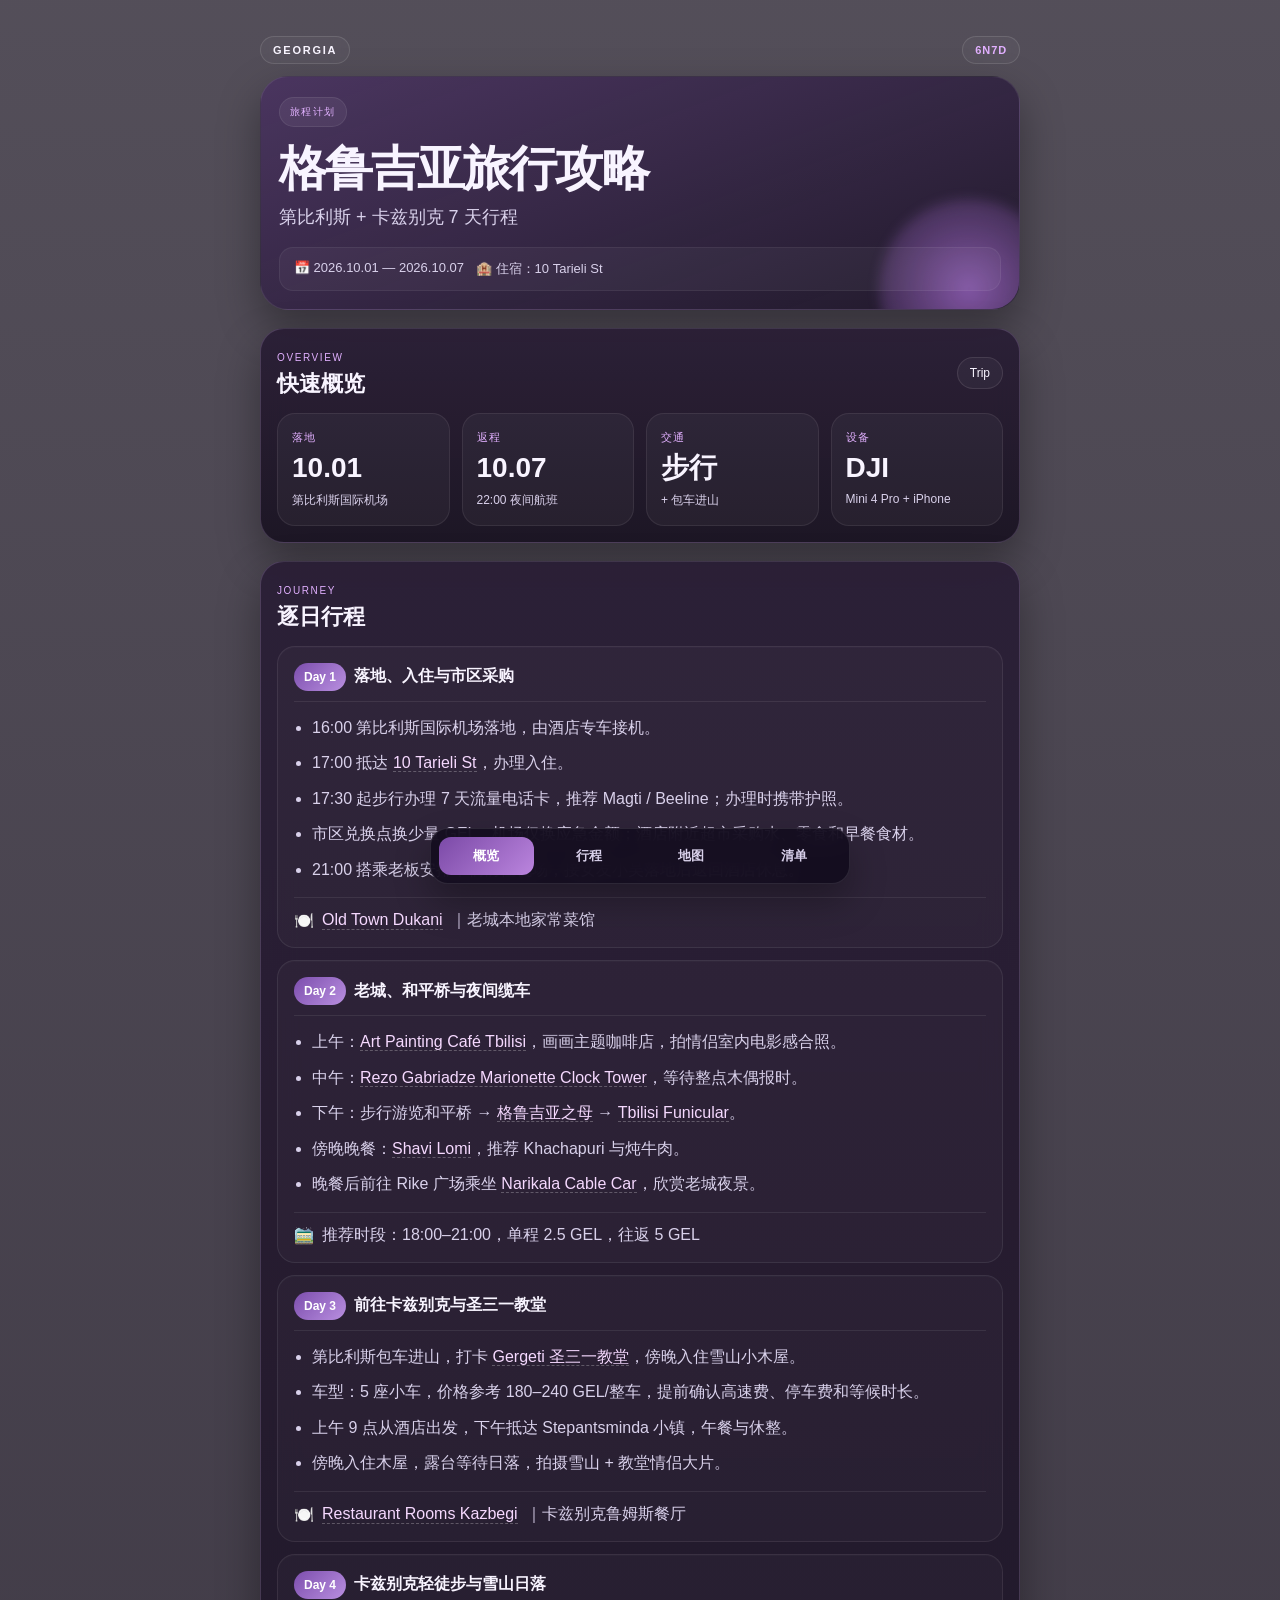
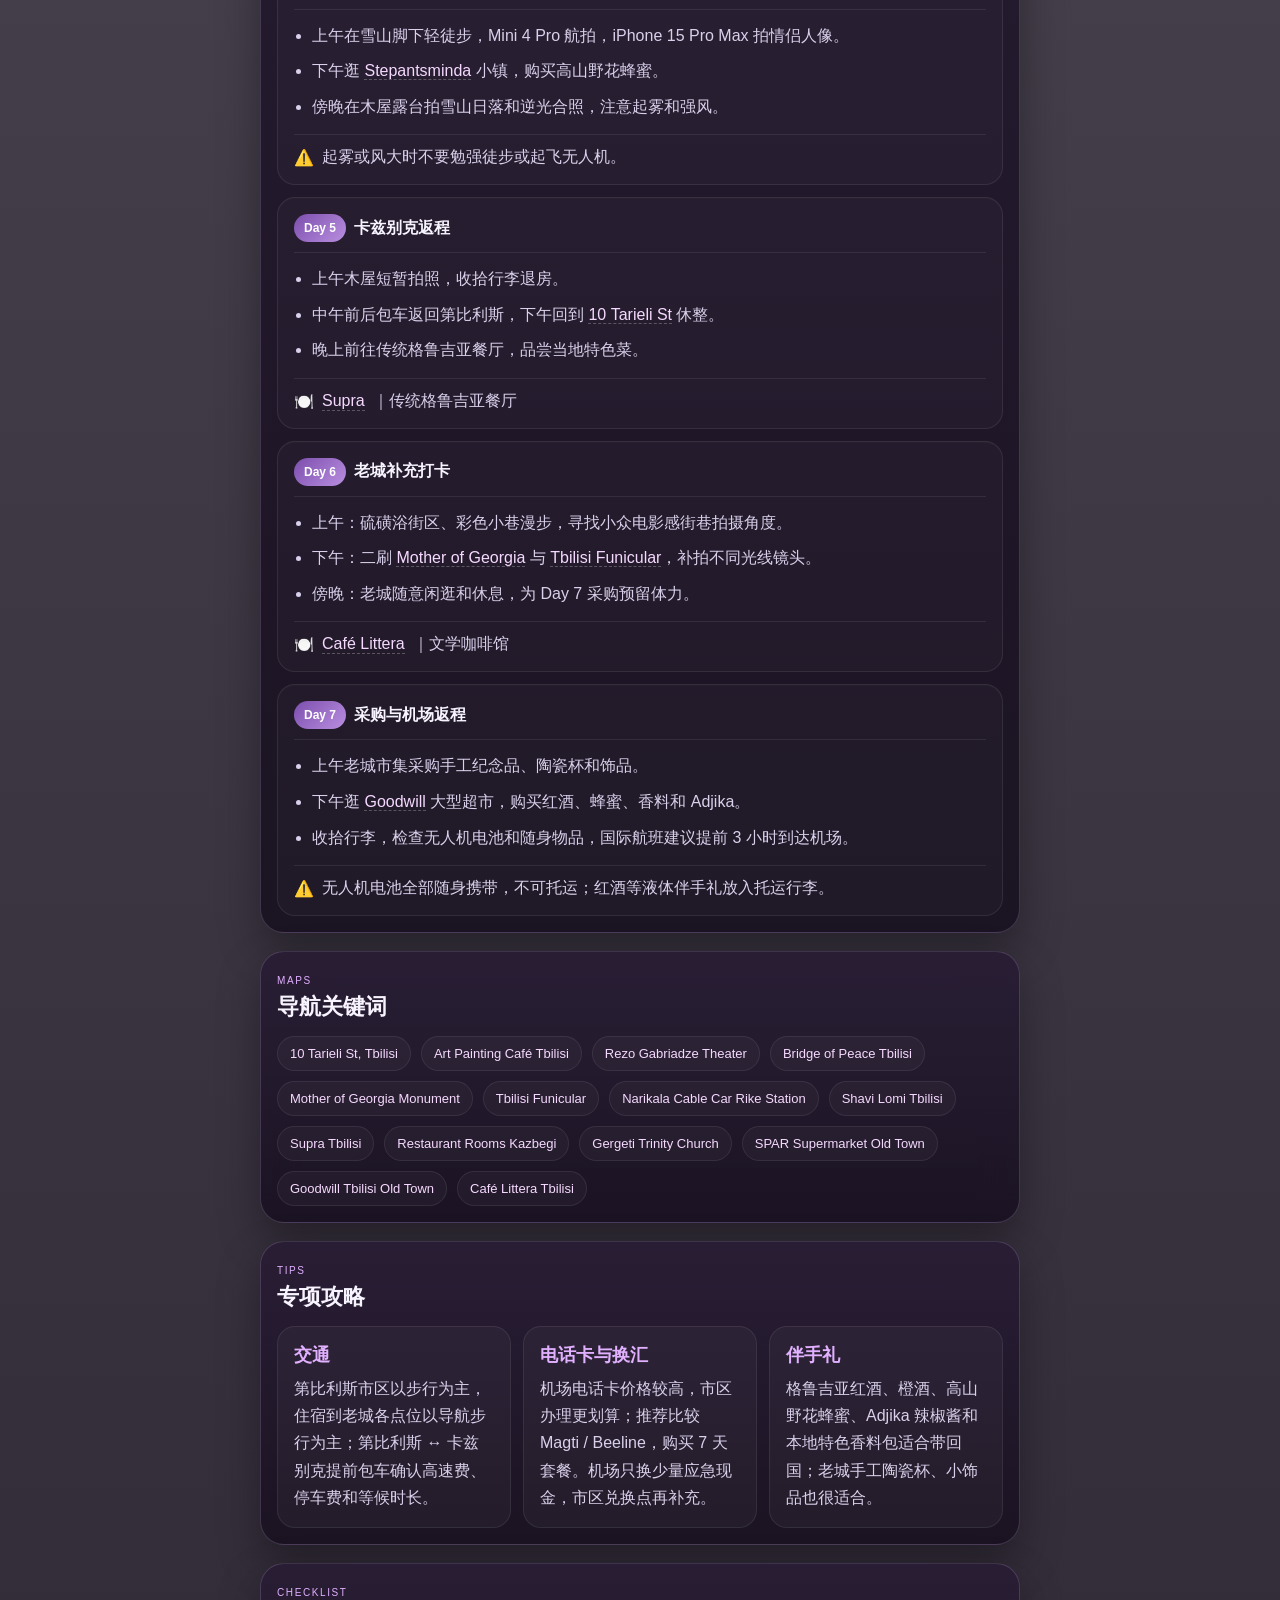
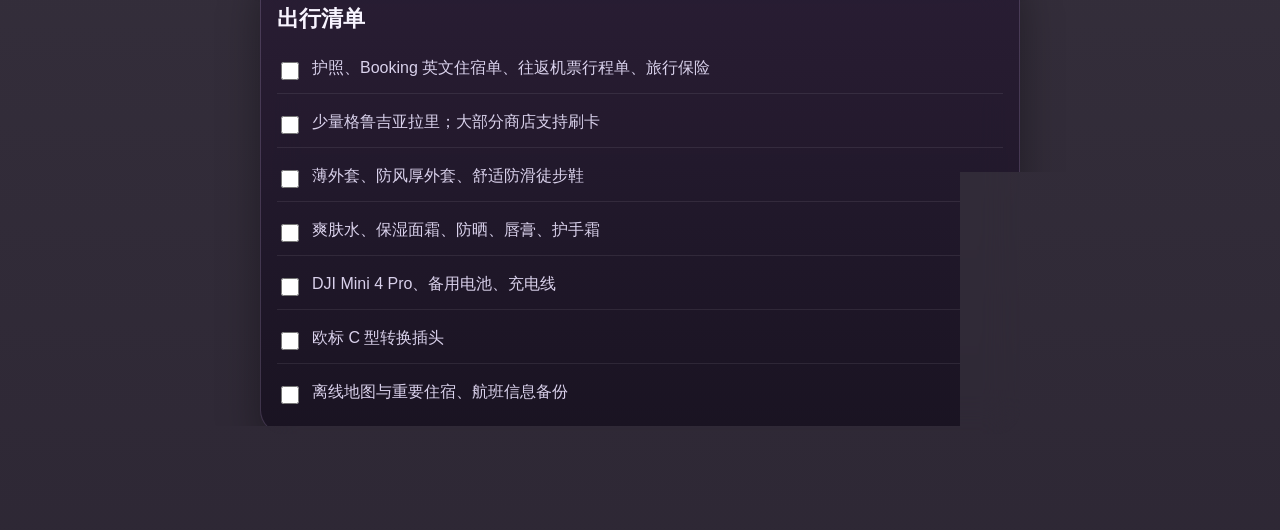
<file: travel-app.html>
<!doctype html>
<html lang="zh-CN">
<head>
  <meta charset="utf-8">
  <meta name="viewport" content="width=device-width, initial-scale=1, viewport-fit=cover">
  <meta name="theme-color" content="#170f27">
  <title>格鲁吉亚旅行攻略｜App 版</title>
  <link rel="stylesheet" href="travel-app.css">
</head>
<body>
  <div class="app-shell">
    <header class="app-header">
      <div class="topbar">
        <span class="brand">GEORGIA</span>
        <span class="tag">6N7D</span>
      </div>

      <div class="hero-panel">
        <div class="hero-badge">旅程计划</div>
        <h1>格鲁吉亚旅行攻略</h1>
        <p class="subtitle">第比利斯 + 卡兹别克 7 天行程</p>
        <div class="hero-meta">
          <span>📅 2026.10.01 — 2026.10.07</span>
          <span>🏨 住宿：10 Tarieli St</span>
        </div>
      </div>
    </header>

    <main class="main-app">
      <section class="panel" id="overview">
        <div class="panel-head">
          <div>
            <span class="eyebrow">Overview</span>
            <h2>快速概览</h2>
          </div>
          <button class="mini-btn">Trip</button>
        </div>

        <div class="stat-grid">
          <article class="stat-item">
            <span class="label">落地</span>
            <strong>10.01</strong>
            <small>第比利斯国际机场</small>
          </article>
          <article class="stat-item">
            <span class="label">返程</span>
            <strong>10.07</strong>
            <small>22:00 夜间航班</small>
          </article>
          <article class="stat-item">
            <span class="label">交通</span>
            <strong>步行</strong>
            <small>+ 包车进山</small>
          </article>
          <article class="stat-item">
            <span class="label">设备</span>
            <strong>DJI</strong>
            <small>Mini 4 Pro + iPhone</small>
          </article>
        </div>
      </section>

      <section class="panel" id="journey">
        <div class="panel-head">
          <div>
            <span class="eyebrow">Journey</span>
            <h2>逐日行程</h2>
          </div>
        </div>

        <article class="day-card">
          <div class="day-head">
            <span class="day-tag">Day 1</span>
            <span class="day-name">落地、入住与市区采购</span>
          </div>
          <ul>
            <li>16:00 第比利斯国际机场落地，由酒店专车接机。</li>
            <li>17:00 抵达 <a class="place-link" data-place="10 Tarieli St, Tbilisi" href="#">10 Tarieli St</a>，办理入住。</li>
            <li>17:30 起步行办理 7 天流量电话卡，推荐 Magti / Beeline；办理时携带护照。</li>
            <li>市区兑换点换少量 GEL，机场仅换应急金额；酒店附近超市采购水、零食和早餐食材。</li>
            <li>21:00 搭乘老板安排车辆前往机场，接女友小吴落地后返回酒店休息。</li>
          </ul>
          <div class="footnote">
            <span>🍽️</span>
            <a class="place-link" data-place="Old Town Dukani, Tbilisi" href="#">Old Town Dukani</a>｜老城本地家常菜馆
          </div>
        </article>

        <article class="day-card">
          <div class="day-head">
            <span class="day-tag">Day 2</span>
            <span class="day-name">老城、和平桥与夜间缆车</span>
          </div>
          <ul>
            <li>上午：<a class="place-link" data-place="Art Painting Café Tbilisi" href="#">Art Painting Café Tbilisi</a>，画画主题咖啡店，拍情侣室内电影感合照。</li>
            <li>中午：<a class="place-link" data-place="Rezo Gabriadze Theater, Tbilisi" href="#">Rezo Gabriadze Marionette Clock Tower</a>，等待整点木偶报时。</li>
            <li>下午：步行游览和平桥 → <a class="place-link" data-place="Mother of Georgia Monument, Tbilisi" href="#">格鲁吉亚之母</a> → <a class="place-link" data-place="Tbilisi Funicular" href="#">Tbilisi Funicular</a>。</li>
            <li>傍晚晚餐：<a class="place-link" data-place="Shavi Lomi Tbilisi" href="#">Shavi Lomi</a>，推荐 Khachapuri 与炖牛肉。</li>
            <li>晚餐后前往 Rike 广场乘坐 <a class="place-link" data-place="Narikala Cable Car Rike Station" href="#">Narikala Cable Car</a>，欣赏老城夜景。</li>
          </ul>
          <div class="footnote"><span>🚞</span> 推荐时段：18:00–21:00，单程 2.5 GEL，往返 5 GEL</div>
        </article>

        <article class="day-card">
          <div class="day-head">
            <span class="day-tag">Day 3</span>
            <span class="day-name">前往卡兹别克与圣三一教堂</span>
          </div>
          <ul>
            <li>第比利斯包车进山，打卡 <a class="place-link" data-place="Gergeti Trinity Church, Stepantsminda" href="#">Gergeti 圣三一教堂</a>，傍晚入住雪山小木屋。</li>
            <li>车型：5 座小车，价格参考 180–240 GEL/整车，提前确认高速费、停车费和等候时长。</li>
            <li>上午 9 点从酒店出发，下午抵达 Stepantsminda 小镇，午餐与休整。</li>
            <li>傍晚入住木屋，露台等待日落，拍摄雪山 + 教堂情侣大片。</li>
          </ul>
          <div class="footnote">
            <span>🍽️</span>
            <a class="place-link" data-place="Restaurant Rooms Kazbegi" href="#">Restaurant Rooms Kazbegi</a>｜卡兹别克鲁姆斯餐厅
          </div>
        </article>

        <article class="day-card">
          <div class="day-head">
            <span class="day-tag">Day 4</span>
            <span class="day-name">卡兹别克轻徒步与雪山日落</span>
          </div>
          <ul>
            <li>上午在雪山脚下轻徒步，Mini 4 Pro 航拍，iPhone 15 Pro Max 拍情侣人像。</li>
            <li>下午逛 <a class="place-link" data-place="Stepantsminda, Georgia" href="#">Stepantsminda</a> 小镇，购买高山野花蜂蜜。</li>
            <li>傍晚在木屋露台拍雪山日落和逆光合照，注意起雾和强风。</li>
          </ul>
          <div class="footnote"><span>⚠️</span> 起雾或风大时不要勉强徒步或起飞无人机。</div>
        </article>

        <article class="day-card">
          <div class="day-head">
            <span class="day-tag">Day 5</span>
            <span class="day-name">卡兹别克返程</span>
          </div>
          <ul>
            <li>上午木屋短暂拍照，收拾行李退房。</li>
            <li>中午前后包车返回第比利斯，下午回到 <a class="place-link" data-place="10 Tarieli St, Tbilisi" href="#">10 Tarieli St</a> 休整。</li>
            <li>晚上前往传统格鲁吉亚餐厅，品尝当地特色菜。</li>
          </ul>
          <div class="footnote">
            <span>🍽️</span>
            <a class="place-link" data-place="Supra Tbilisi" href="#">Supra</a>｜传统格鲁吉亚餐厅
          </div>
        </article>

        <article class="day-card">
          <div class="day-head">
            <span class="day-tag">Day 6</span>
            <span class="day-name">老城补充打卡</span>
          </div>
          <ul>
            <li>上午：硫磺浴街区、彩色小巷漫步，寻找小众电影感街巷拍摄角度。</li>
            <li>下午：二刷 <a class="place-link" data-place="Mother of Georgia Monument, Tbilisi" href="#">Mother of Georgia</a> 与 <a class="place-link" data-place="Tbilisi Funicular" href="#">Tbilisi Funicular</a>，补拍不同光线镜头。</li>
            <li>傍晚：老城随意闲逛和休息，为 Day 7 采购预留体力。</li>
          </ul>
          <div class="footnote">
            <span>🍽️</span>
            <a class="place-link" data-place="Café Littera Tbilisi" href="#">Café Littera</a>｜文学咖啡馆
          </div>
        </article>

        <article class="day-card">
          <div class="day-head">
            <span class="day-tag">Day 7</span>
            <span class="day-name">采购与机场返程</span>
          </div>
          <ul>
            <li>上午老城市集采购手工纪念品、陶瓷杯和饰品。</li>
            <li>下午逛 <a class="place-link" data-place="Goodwill Tbilisi Old Town" href="#">Goodwill</a> 大型超市，购买红酒、蜂蜜、香料和 Adjika。</li>
            <li>收拾行李，检查无人机电池和随身物品，国际航班建议提前 3 小时到达机场。</li>
          </ul>
          <div class="footnote"><span>⚠️</span> 无人机电池全部随身携带，不可托运；红酒等液体伴手礼放入托运行李。</div>
        </article>
      </section>

      <section class="panel" id="maps">
        <div class="panel-head">
          <div>
            <span class="eyebrow">Maps</span>
            <h2>导航关键词</h2>
          </div>
        </div>
        <div class="chip-list">
          <a class="map-chip" href="#" data-place="10 Tarieli St, Tbilisi">10 Tarieli St, Tbilisi</a>
          <a class="map-chip" href="#" data-place="Art Painting Café Tbilisi">Art Painting Café Tbilisi</a>
          <a class="map-chip" href="#" data-place="Rezo Gabriadze Theater, Tbilisi">Rezo Gabriadze Theater</a>
          <a class="map-chip" href="#" data-place="Bridge of Peace Tbilisi">Bridge of Peace Tbilisi</a>
          <a class="map-chip" href="#" data-place="Mother of Georgia Monument, Tbilisi">Mother of Georgia Monument</a>
          <a class="map-chip" href="#" data-place="Tbilisi Funicular">Tbilisi Funicular</a>
          <a class="map-chip" href="#" data-place="Narikala Cable Car Rike Station">Narikala Cable Car Rike Station</a>
          <a class="map-chip" href="#" data-place="Shavi Lomi Tbilisi">Shavi Lomi Tbilisi</a>
          <a class="map-chip" href="#" data-place="Supra Tbilisi">Supra Tbilisi</a>
          <a class="map-chip" href="#" data-place="Restaurant Rooms Kazbegi">Restaurant Rooms Kazbegi</a>
          <a class="map-chip" href="#" data-place="Gergeti Trinity Church, Stepantsminda">Gergeti Trinity Church</a>
          <a class="map-chip" href="#" data-place="SPAR Supermarket Old Town">SPAR Supermarket Old Town</a>
          <a class="map-chip" href="#" data-place="Goodwill Tbilisi Old Town">Goodwill Tbilisi Old Town</a>
          <a class="map-chip" href="#" data-place="Café Littera Tbilisi">Café Littera Tbilisi</a>
        </div>
      </section>

      <section class="panel" id="special">
        <div class="panel-head">
          <div>
            <span class="eyebrow">Tips</span>
            <h2>专项攻略</h2>
          </div>
        </div>

        <div class="tips-grid">
          <article class="info-card">
            <h3>交通</h3>
            <p>第比利斯市区以步行为主，住宿到老城各点位以导航步行为主；第比利斯 ↔ 卡兹别克提前包车确认高速费、停车费和等候时长。</p>
          </article>
          <article class="info-card">
            <h3>电话卡与换汇</h3>
            <p>机场电话卡价格较高，市区办理更划算；推荐比较 Magti / Beeline，购买 7 天套餐。机场只换少量应急现金，市区兑换点再补充。</p>
          </article>
          <article class="info-card">
            <h3>伴手礼</h3>
            <p>格鲁吉亚红酒、橙酒、高山野花蜂蜜、Adjika 辣椒酱和本地特色香料包适合带回国；老城手工陶瓷杯、小饰品也很适合。</p>
          </article>
        </div>
      </section>

      <section class="panel" id="packing">
        <div class="panel-head">
          <div>
            <span class="eyebrow">Checklist</span>
            <h2>出行清单</h2>
          </div>
        </div>

        <ul class="checklist">
          <li><input type="checkbox"> 护照、Booking 英文住宿单、往返机票行程单、旅行保险</li>
          <li><input type="checkbox"> 少量格鲁吉亚拉里；大部分商店支持刷卡</li>
          <li><input type="checkbox"> 薄外套、防风厚外套、舒适防滑徒步鞋</li>
          <li><input type="checkbox"> 爽肤水、保湿面霜、防晒、唇膏、护手霜</li>
          <li><input type="checkbox"> DJI Mini 4 Pro、备用电池、充电线</li>
          <li><input type="checkbox"> 欧标 C 型转换插头</li>
          <li><input type="checkbox"> 离线地图与重要住宿、航班信息备份</li>
        </ul>
      </section>
    </main>

    <nav class="bottom-nav" aria-label="页面导航">
      <a href="#overview" class="active">概览</a>
      <a href="#journey">行程</a>
      <a href="#maps">地图</a>
      <a href="#packing">清单</a>
    </nav>
  </div>

  <script src="travel-app.js"></script>
</body>
</html>
</file>
<file: guide.css>
:root{--bg:#191029;--deep:#120a20;--card:#2a1b42e8;--card2:#342052ee;--line:#b898d966;--lav:#b898d9;--pink:#d4b4e8;--ink:#f3f0f8;--muted:#d9cfe6;--purple:#5a2d82;--shadow:0 18px 60px #08030f80}*{box-sizing:border-box}html{scroll-behavior:smooth}body{margin:0;background:var(--bg);color:var(--ink);font:16px/1.8 system-ui,-apple-system,BlinkMacSystemFont,"Segoe UI","PingFang SC","Microsoft YaHei",sans-serif}body:before{content:"";position:fixed;inset:0;z-index:-2;background:linear-gradient(180deg,#191029b8,#191029f2),url('https://images.unsplash.com/photo-1548013146-72479768bada?auto=format&fit=crop&w=2000&q=85') center/cover fixed}body:after{content:"";position:fixed;inset:0;z-index:-1;pointer-events:none;background:radial-gradient(circle at 15% 5%,#b898d933,transparent 32%),radial-gradient(circle at 90% 45%,#5a2d8238,transparent 35%)}a{color:#efd6ff;text-decoration:underline;text-decoration-color:#b898d999;text-underline-offset:4px;cursor:pointer}main,.toc{width:min(100% - 28px,900px);margin:auto}.hero{min-height:430px;background:linear-gradient(180deg,#120a2033,#191029cc),url('https://images.unsplash.com/photo-1516483638261-f4dbaf036963?auto=format&fit=crop&w=2000&q=85') center/cover;display:grid;place-items:center;text-align:center;box-shadow:0 18px 50px #08030f80}.hero-inner{width:min(100% - 32px,760px);padding:60px 18px}.eyebrow{letter-spacing:.2em;color:var(--pink);font-size:12px;font-weight:800}.hero h1{font-size:clamp(42px,11vw,86px);line-height:1.05;margin:18px 0 12px;text-shadow:0 5px 25px #000b}.lead{font-size:clamp(18px,4vw,27px);margin:0;color:#f8edff}.hero-inner>p:last-child{color:var(--muted);margin-top:22px}.toc{position:sticky;top:0;z-index:10;display:flex;gap:9px;overflow:auto;padding:12px 0;background:#191029ed;backdrop-filter:blur(16px);scrollbar-width:none}.toc::-webkit-scrollbar{display:none}.toc a{white-space:nowrap;text-decoration:none;padding:7px 13px;border:1px solid var(--line);border-radius:999px;background:#2a1b42cc;color:var(--muted);font-size:13px;transition:.25s}.toc a:hover,.toc a.active{color:#fff;background:var(--purple);border-color:var(--pink);transform:translateY(-2px)}.card{margin:22px 0;padding:22px;border-radius:24px;border:1px solid var(--line);background:linear-gradient(145deg,var(--card2),var(--card));box-shadow:var(--shadow);backdrop-filter:blur(15px);animation:rise .7s both}.columns{display:grid;gap:14px}.columns article{padding:16px;border:1px solid #b898d933;border-radius:16px;background:#19102966}.columns h3{margin-top:0}.section-title{margin-top:30px}h2{font-size:clamp(23px,5vw,32px);margin:0 0 18px;color:#fff}h3{color:var(--pink);margin-top:20px}p{margin:10px 0}.muted{color:var(--muted)}details{border:1px solid var(--line);border-radius:16px;margin:12px 0;background:#19102966;overflow:hidden}summary{padding:16px 18px;cursor:pointer;color:var(--pink);font-size:17px;list-style:none}summary::-webkit-details-marker{display:none}summary:after{content:'＋';float:right;color:var(--lav);font-size:22px}details[open] summary:after{content:'－'}details[open] summary{color:#fff;background:#5a2d8244}.detail{padding:5px 18px 18px;border-top:1px solid #b898d933}.day{box-shadow:0 10px 35px #0b041580}.day summary{font-size:18px}.day li{margin:8px 0}.map-list{display:flex;flex-wrap:wrap;gap:9px;padding:4px 0}.map-list a{display:inline-block;padding:8px 12px;border:1px solid var(--line);border-radius:999px;text-decoration:none;background:#2a1b42;color:var(--pink);transition:.2s}.map-list a:hover{background:var(--pink);color:var(--deep)}ol,ul{padding-left:24px}li{margin:6px 0}.card:after{content:'✦';display:block;color:#b898d955;text-align:right;margin-top:10px}footer{text-align:center;padding:45px 18px 70px;color:var(--pink);background:linear-gradient(180deg,transparent,#120a20aa)}footer span{font-size:13px;color:var(--muted)}@keyframes rise{from{opacity:0;transform:translateY(18px)}to{opacity:1;transform:none}}@media(min-width:680px){.columns{grid-template-columns:1fr 1fr}.card{padding:28px}}@media(prefers-reduced-motion:reduce){*{animation:none!important;scroll-behavior:auto!important}}
</file>
<file: mobile.css>
:root{--bg:#120c1d;--panel:#21152f;--panel2:#2b1b3c;--ink:#f8f4ff;--muted:#d7cbe8;--line:#c99bf066;--accent:#d39cff;--pink:#f2ddff;--shadow:0 16px 40px #08030fa8}*{box-sizing:border-box}html{scroll-behavior:smooth}body{margin:0;background:linear-gradient(180deg,#10091a99,#120c1dcc),url('https://images.unsplash.com/photo-1565008576549-57569a49371d?auto=format&fit=crop&w=1800&q=85') center top/cover fixed;color:var(--ink);font:16px/1.75 system-ui,-apple-system,BlinkMacSystemFont,"Segoe UI","PingFang SC","Microsoft YaHei",sans-serif}body:after{content:"";position:fixed;inset:0;z-index:-1;background:linear-gradient(180deg,#120c1dcc 0%,#120c1de8 42%,#120c1df5 100%)}body:before{content:"";display:block;height:env(safe-area-inset-top);background:#120c1d}.hero,main,.toc,footer{width:min(100% - 28px,760px);margin:auto}.hero{padding:30px 0 20px;animation:rise .7s ease both}.eyebrow{color:var(--accent);font-size:12px;font-weight:800;letter-spacing:.12em;margin:0 0 8px}.hero h1{font-size:clamp(27px,8vw,44px);line-height:1.2;margin:0 0 12px;text-shadow:0 4px 22px #0008}.hero p:not(.eyebrow){color:var(--muted);margin:7px 0}.date{color:var(--pink)!important;font-weight:700}.toc{position:sticky;top:0;z-index:5;display:flex;gap:8px;overflow-x:auto;padding:10px 0;background:#120c1df2;backdrop-filter:blur(14px);scrollbar-width:none}.toc::-webkit-scrollbar{display:none}.toc a{flex:none;border:1px solid var(--line);border-radius:999px;color:var(--pink);padding:5px 11px;text-decoration:none;font-size:13px;white-space:nowrap;background:#21152fcc;transition:transform .2s,background .2s}.toc a:active{transform:scale(.94);background:#5c3c7e}.card,details{background:linear-gradient(145deg,#342047ed,#21152fe8);border:1px solid var(--line);border-radius:18px;box-shadow:var(--shadow);margin:16px 0;padding:18px;animation:rise .65s ease both;transition:transform .25s,box-shadow .25s,border-color .25s}.card:hover,details:hover{transform:translateY(-3px);border-color:#d9afff99;box-shadow:0 20px 50px #08030fcc}h2{font-size:24px;line-height:1.3;margin:30px 0 12px}h3{font-size:18px;color:var(--pink);margin:20px 0 7px}details{padding:0;overflow:hidden}summary{cursor:pointer;list-style:none;padding:18px 46px 18px 18px;font-size:18px;font-weight:800;line-height:1.45;position:relative}summary::-webkit-details-marker{display:none}summary:after{content:"＋";position:absolute;right:18px;color:var(--accent);font-size:22px}details[open] summary:after{content:"－"}.content{border-top:1px solid var(--line);padding:2px 18px 18px}p{margin:10px 0}ul,ol{padding-left:22px}li{margin:7px 0}code,.map-list{background:#160d24;border:1px solid #b898d955;border-radius:7px;padding:1px 5px;color:#f4dfff}.map-list{padding:14px;line-height:2.05;overflow-wrap:anywhere}.map-list a,.place-link{color:#f0caff;text-decoration:underline;text-decoration-color:#bd7de888;text-underline-offset:3px;font-weight:700}.map-list a:active,.place-link:active{color:#fff;background:#73459b;border-radius:5px}dl{margin:0}dt{color:var(--pink);font-weight:800;margin-top:13px}dd{margin:0;color:var(--muted)}label{display:flex;gap:10px;align-items:flex-start;padding:10px 0;border-bottom:1px solid #b898d933}label:last-child{border:0}input{width:20px;height:20px;accent-color:var(--accent);flex:none}footer{text-align:center;color:var(--muted);font-size:13px;padding:25px 0 calc(30px + env(safe-area-inset-bottom))}@keyframes rise{from{opacity:0;transform:translateY(16px)}to{opacity:1;transform:none}}@media(min-width:600px){.hero{padding-top:50px}.toc{border-radius:14px;padding:10px 12px;margin-bottom:25px}.card,details{padding:22px}.content{padding:2px 22px 22px}}@media(prefers-reduced-motion:reduce){*,*:before,*:after{animation:none!important;transition:none!important}html{scroll-behavior:auto}}
</file>
<file: travel-app.css>
:root{
  --bg: #120c1d;
  --bg-soft: #1a1026;
  --surface: rgba(40, 28, 52, 0.82);
  --surface-strong: rgba(55, 38, 73, 0.94);
  --surface-light: rgba(255,255,255,0.04);
  --line: rgba(227, 199, 255, 0.18);
  --text: #f8f4ff;
  --muted: #d9d1eb;
  --accent: #e1b0ff;
  --accent-strong: #c67cf2;
  --accent-alt: #8fd8ff;
  --shadow: 0 18px 42px rgba(0,0,0,0.34);
  --radius: 24px;
}

* { box-sizing: border-box; }
html { scroll-behavior: smooth; }
body {
  margin: 0;
  min-height: 100vh;
  font-family: -apple-system, BlinkMacSystemFont, "Segoe UI", "PingFang SC", "Microsoft YaHei", sans-serif;
  background:
    linear-gradient(180deg, rgba(17,10,25,.72), rgba(17,10,25,.88)),
    url('https://images.unsplash.com/photo-1516483638261-f4dbaf036963?auto=format&fit=crop&w=1600&q=80') center top / cover fixed;
  color: var(--text);
}

a { color: inherit; }

.app-shell {
  width: 100%;
  min-height: 100vh;
  padding: 0 0 96px;
}

.app-header,
.main-app {
  width: min(100% - 28px, 760px);
  margin: 0 auto;
}

.topbar {
  display: flex;
  align-items: center;
  justify-content: space-between;
  padding: 18px 0 12px;
}

.brand,
.tag {
  display: inline-flex;
  align-items: center;
  justify-content: center;
  padding: 7px 12px;
  border-radius: 999px;
  border: 1px solid rgba(255,255,255,0.12);
  background: rgba(255,255,255,0.03);
  backdrop-filter: blur(8px);
  font-size: 11px;
  letter-spacing: .16em;
  font-weight: 700;
}

.tag {
  letter-spacing: .08em;
  color: var(--accent);
}

.hero-panel {
  position: relative;
  padding: 20px 18px 18px;
  border-radius: 28px;
  background: linear-gradient(160deg, rgba(73,50,96,.88), rgba(23,15,34,.82));
  border: 1px solid rgba(255,255,255,0.08);
  box-shadow: var(--shadow);
  overflow: hidden;
}

.hero-panel::before {
  content: "";
  position: absolute;
  inset: auto -40px -70px auto;
  width: 180px;
  height: 180px;
  border-radius: 50%;
  background: radial-gradient(circle, rgba(193,124,242,0.6), rgba(193,124,242,0));
  filter: blur(6px);
}

.hero-badge {
  display: inline-flex;
  align-items: center;
  padding: 7px 10px;
  border-radius: 999px;
  background: rgba(255,255,255,0.06);
  border: 1px solid rgba(255,255,255,0.08);
  font-size: 10px;
  letter-spacing: .14em;
  text-transform: uppercase;
  color: var(--accent);
}

.hero-panel h1 {
  position: relative;
  margin: 16px 0 10px;
  font-size: clamp(32px, 8vw, 48px);
  line-height: 1.08;
  letter-spacing: -0.04em;
}

.subtitle {
  position: relative;
  margin: 0;
  font-size: 18px;
  color: var(--muted);
}

.hero-meta {
  position: relative;
  display: flex;
  gap: 12px;
  flex-wrap: wrap;
  margin-top: 18px;
  padding: 12px 14px;
  border-radius: 14px;
  background: rgba(255,255,255,0.04);
  border: 1px solid rgba(255,255,255,0.06);
  color: var(--muted);
  font-size: 13px;
}

.main-app {
  display: grid;
  gap: 18px;
  padding-top: 18px;
}

.panel {
  background: linear-gradient(180deg, rgba(40,28,52,0.9), rgba(24,17,32,0.9));
  border: 1px solid var(--line);
  border-radius: var(--radius);
  box-shadow: var(--shadow);
  padding: 18px 16px 16px;
  backdrop-filter: blur(18px);
  animation: rise 0.7s ease both;
}

.panel-head {
  display: flex;
  align-items: center;
  justify-content: space-between;
  gap: 10px;
  margin-bottom: 14px;
}

.eyebrow {
  display: inline-block;
  color: var(--accent);
  font-size: 10px;
  letter-spacing: 0.16em;
  text-transform: uppercase;
  margin-bottom: 6px;
}

.panel-head h2 {
  margin: 0;
  font-size: 22px;
}

.mini-btn {
  border: 1px solid rgba(255,255,255,0.1);
  background: rgba(255,255,255,0.04);
  border-radius: 999px;
  color: var(--text);
  padding: 8px 12px;
  font-size: 12px;
}

.stat-grid {
  display: grid;
  grid-template-columns: repeat(2, minmax(0, 1fr));
  gap: 12px;
}

.stat-item {
  padding: 16px 14px;
  border-radius: 18px;
  background: rgba(255,255,255,0.04);
  border: 1px solid rgba(255,255,255,0.08);
}

.label {
  display: block;
  margin-bottom: 8px;
  color: var(--accent);
  font-size: 11px;
  letter-spacing: .12em;
  text-transform: uppercase;
}

.stat-item strong {
  display: block;
  font-size: 28px;
  line-height: 1.1;
}

.stat-item small {
  display: block;
  margin-top: 8px;
  color: var(--muted);
  font-size: 12px;
}

.day-card {
  margin-top: 12px;
  padding: 16px;
  border-radius: 18px;
  background: rgba(255,255,255,0.025);
  border: 1px solid rgba(255,255,255,0.08);
  box-shadow: inset 0 1px 0 rgba(255,255,255,0.02);
}

.day-card:first-of-type { margin-top: 0; }

.day-head {
  display: flex;
  align-items: center;
  gap: 8px;
  flex-wrap: wrap;
  padding-bottom: 10px;
  border-bottom: 1px solid rgba(255,255,255,0.08);
}

.day-tag {
  display: inline-flex;
  align-items: center;
  justify-content: center;
  padding: 7px 10px;
  border-radius: 999px;
  background: linear-gradient(135deg, #7c4ead, #b98fe0);
  color: #fff;
  font-size: 12px;
  font-weight: 700;
}

.day-name {
  font-weight: 700;
  font-size: 16px;
}

.day-card ul {
  margin: 12px 0 0;
  padding-left: 18px;
  color: var(--muted);
}

.day-card li {
  margin: 8px 0;
  line-height: 1.72;
}

.footnote {
  display: flex;
  align-items: center;
  gap: 8px;
  flex-wrap: wrap;
  margin-top: 14px;
  padding-top: 12px;
  border-top: 1px solid rgba(255,255,255,0.08);
  color: var(--muted);
}

.place-link,
.map-chip {
  color: #f6d9ff;
  text-decoration: none;
  border-bottom: 1px dashed rgba(255,255,255,0.25);
  transition: color .2s ease, background .2s ease;
  word-break: break-word;
}

.place-link:hover,
.map-chip:hover {
  color: #fff;
  background: rgba(255,255,255,0.05);
}

.chip-list {
  display: flex;
  flex-wrap: wrap;
  gap: 10px;
}

.map-chip {
  display: inline-flex;
  align-items: center;
  padding: 9px 12px;
  border-radius: 999px;
  background: rgba(255,255,255,0.03);
  border: 1px solid rgba(255,255,255,0.08);
  font-size: 13px;
}

.tips-grid {
  display: grid;
  gap: 12px;
}

.info-card {
  padding: 16px;
  border-radius: 18px;
  background: rgba(255,255,255,0.035);
  border: 1px solid rgba(255,255,255,0.08);
}

.info-card h3 {
  margin: 0 0 8px;
  font-size: 18px;
  color: var(--accent);
}

.info-card p {
  margin: 0;
  color: var(--muted);
  line-height: 1.7;
}

.checklist {
  list-style: none;
  padding: 0;
  margin: 0;
  display: grid;
  gap: 8px;
}

.checklist li {
  display: flex;
  align-items: flex-start;
  gap: 10px;
  color: var(--muted);
  padding: 10px 0;
  border-bottom: 1px solid rgba(255,255,255,0.08);
}

.checklist li:last-child { border-bottom: 0; }

.checklist input {
  width: 18px;
  height: 18px;
  margin-top: 4px;
  accent-color: #d297ff;
}

.bottom-nav {
  position: fixed;
  left: 50%;
  transform: translateX(-50%);
  bottom: 16px;
  display: grid;
  grid-template-columns: repeat(4, 1fr);
  gap: 8px;
  width: min(calc(100% - 20px), 420px);
  padding: 8px;
  border: 1px solid rgba(255,255,255,0.1);
  border-radius: 18px;
  background: rgba(18,12,29,0.9);
  backdrop-filter: blur(12px);
  box-shadow: 0 18px 36px rgba(0,0,0,0.28);
  z-index: 20;
}

.bottom-nav a {
  display: flex;
  align-items: center;
  justify-content: center;
  padding: 10px 8px;
  border-radius: 12px;
  color: var(--muted);
  text-decoration: none;
  font-size: 13px;
  font-weight: 700;
}

.bottom-nav a.active {
  background: linear-gradient(135deg, #7b4aa7, #bb85de);
  color: #fff;
}

@keyframes rise {
  from {
    opacity: 0;
    transform: translateY(12px);
  }
  to {
    opacity: 1;
    transform: translateY(0);
  }
}

@media (min-width: 640px) {
  .tips-grid {
    grid-template-columns: repeat(3, minmax(0, 1fr));
  }

  .stat-grid {
    grid-template-columns: repeat(4, minmax(0, 1fr));
  }

  .app-header {
    padding-top: 18px;
  }
}
</file>
